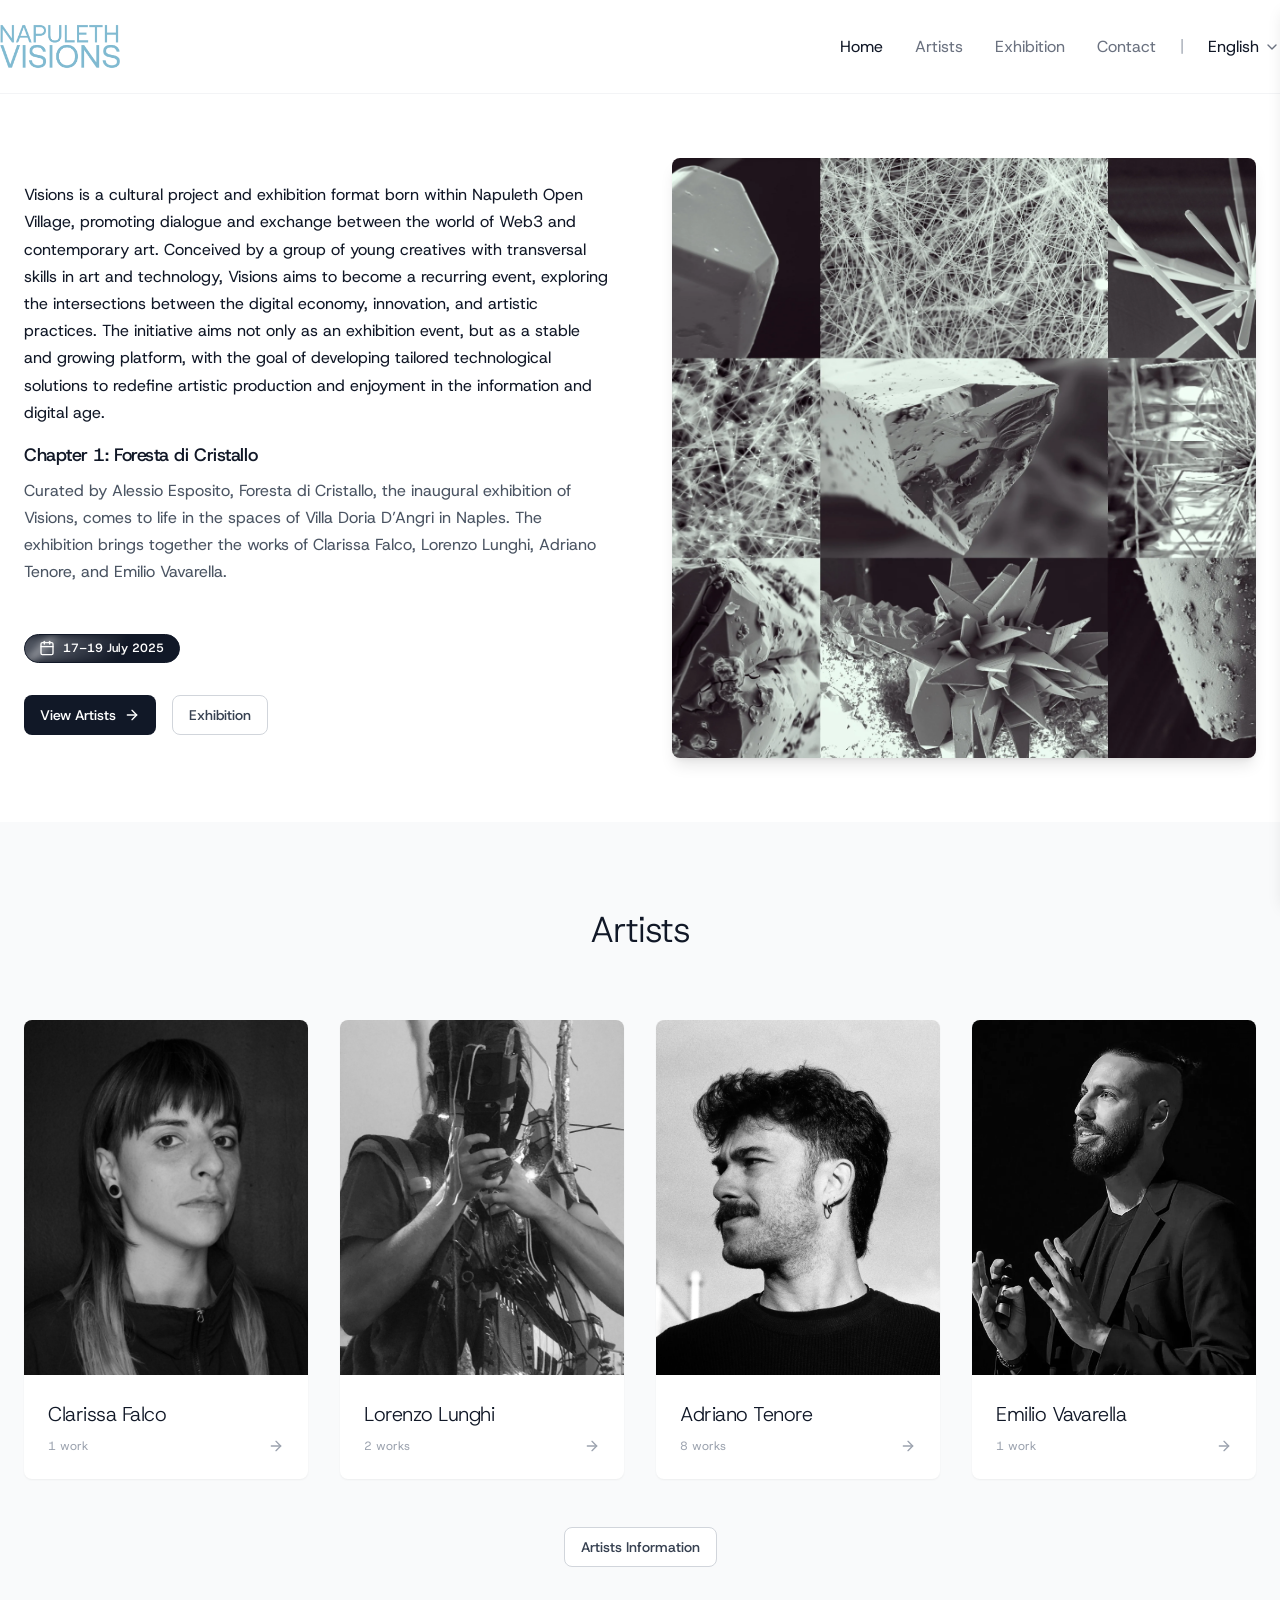
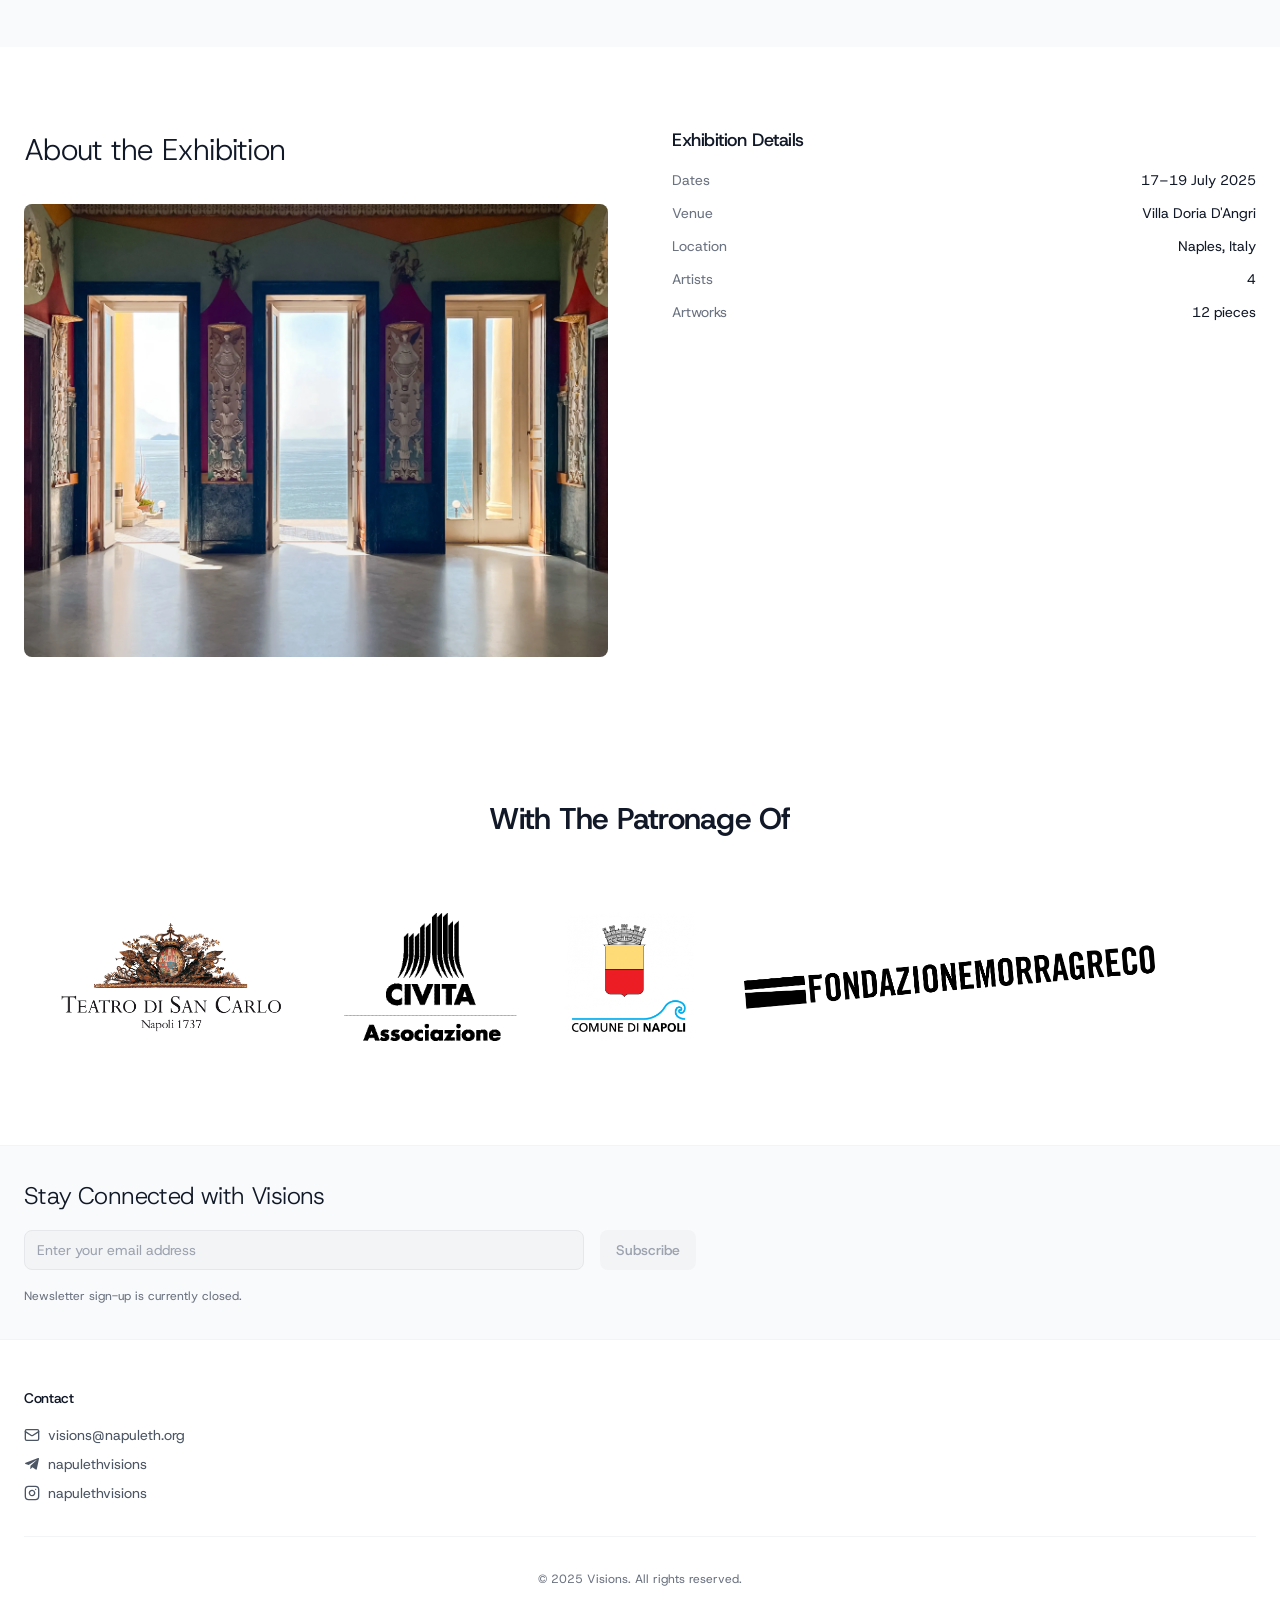
<file: index.html>
<!doctype html>
<html lang="en" data-lang="en">
<head>
  <meta charset="utf-8">
  <meta name="viewport" content="width=device-width, initial-scale=1">
  <title data-it="Visions — Mostra di Arte Digitale">Visions — Digital Art Exhibition</title>
  <meta name="description" content="Visions is a cultural project and exhibition format exploring the intersections between contemporary art, innovation and digital culture. Chapter 1: Foresta di Cristallo, Villa Doria D&#x27;Angri, Naples.">
  <link rel="icon" href="assets/images/logo.webp">
  <link rel="preload" href="assets/fonts/host-grotesk-latin-normal.woff2" as="font" type="font/woff2" crossorigin>
  <link rel="stylesheet" href="assets/css/site.css">
</head>
<body>
  <div class="page">
      <header class="site-header">
        <div class="container site-header__inner">
          <a class="site-header__logo" href="index.html">
            <img src="assets/images/logo.webp" alt="Visions" width="120" height="100">
          </a>
          <div class="site-header__right">
            <nav class="site-nav">
            <a href="index.html" aria-current="page"><span lang="en">Home</span><span lang="it">Home</span></a>
            <a href="artists.html"><span lang="en">Artists</span><span lang="it">Artisti</span></a>
            <a href="exhibition.html"><span lang="en">Exhibition</span><span lang="it">Mostra</span></a>
            <a href="contact.html"><span lang="en">Contact</span><span lang="it">Contatti</span></a>
            </nav>
            <p class="nav-sep" aria-hidden="true">|</p>
            <div class="lang-switch">
              <label class="sr-only" for="lang-select"><span lang="en">Language</span><span lang="it">Lingua</span></label>
              <select id="lang-select">
                <option value="en">English</option>
                <option value="it">Italiano</option>
              </select>
            </div>
            <button class="menu-btn" type="button" aria-label="Menu" aria-controls="mobile-menu">
              <svg class="icon" viewBox="0 0 24 24" fill="none" stroke="currentColor" stroke-width="2" stroke-linecap="round" stroke-linejoin="round" aria-hidden="true"><line x1="4" x2="20" y1="12" y2="12"/><line x1="4" x2="20" y1="6" y2="6"/><line x1="4" x2="20" y1="18" y2="18"/></svg>
            </button>
          </div>
        </div>
      </header>

      <section class="hero">
        <div class="container hero__grid">
          <div class="hero__copy">
            <div class="hero__intro">
              <p><span lang="en">Visions is a cultural project and exhibition format born within Napuleth Open Village, promoting dialogue and exchange between the world of Web3 and contemporary art. Conceived by a group of young creatives with transversal skills in art and technology, Visions aims to become a recurring event, exploring the intersections between the digital economy, innovation, and artistic practices. The initiative aims not only as an exhibition event, but as a stable and growing platform, with the goal of developing tailored technological solutions to redefine artistic production and enjoyment in the information and digital age.</span><span lang="it">Visions è un progetto culturale e format espositivo nato all’interno di Napuleth Open Village, che promuove il dialogo e lo scambio tra il mondo del Web3 e l’arte contemporanea. Ideato da un gruppo di giovani creativi con competenze trasversali in arte e tecnologia, Visions vuole diventare un appuntamento ricorrente, esplorando le intersezioni tra economia digitale, innovazione e pratiche artistiche. L’iniziativa si propone non solo come evento espositivo, ma come piattaforma stabile e in crescita, con l’obiettivo di sviluppare soluzioni tecnologiche su misura per ridefinire la produzione e la fruizione artistica nell’era dell&#x27;informazione e della digitalizzazione.</span></p>
              <div class="hero__chapter">
                <h2><span lang="en">Chapter</span><span lang="it">Capitolo</span> 1: Foresta di Cristallo</h2>
                <p><span lang="en">Curated by Alessio Esposito, Foresta di Cristallo, the inaugural exhibition of Visions, comes to life in the spaces of Villa Doria D’Angri in Naples. The exhibition brings together the works of Clarissa Falco, Lorenzo Lunghi, Adriano Tenore, and Emilio Vavarella.</span><span lang="it">A cura di Alessio Esposito. Negli spazi di Villa Doria D’Angri a Napoli prende vita Foresta di Cristallo, la mostra inaugurale di Visions. L’esposizione riunisce le opere di Clarissa Falco, Lorenzo Lunghi, Adriano Tenore ed Emilio Vavarella.</span></p>
              </div>
              <div class="hero__meta">
                <span class="badge shiny-badge"><svg class="icon" viewBox="0 0 24 24" fill="none" stroke="currentColor" stroke-width="2" stroke-linecap="round" stroke-linejoin="round" aria-hidden="true"><path d="M8 2v4"/><path d="M16 2v4"/><rect width="18" height="18" x="3" y="4" rx="2"/><path d="M3 10h18"/></svg><span><span lang="en">17–19 July 2025</span><span lang="it">17–19 Luglio 2025</span></span></span>
              </div>
            </div>
            <div class="hero__actions">
              <a href="artists.html">
                <button class="btn btn--primary btn--block shiny-button" type="button">
                  <span lang="en">View Artists</span><span lang="it">Vedi Artisti</span><svg class="icon icon--nudge" viewBox="0 0 24 24" fill="none" stroke="currentColor" stroke-width="2" stroke-linecap="round" stroke-linejoin="round" aria-hidden="true"><path d="M5 12h14"/><path d="m12 5 7 7-7 7"/></svg>
                </button>
              </a>
              <a href="exhibition.html">
                <button class="btn btn--outline btn--block" type="button"><span lang="en">Exhibition</span><span lang="it">Mostra</span></button>
              </a>
            </div>
          </div>
          <div class="hero__media">
            <div class="card card--shadow">
              <img src="assets/images/4.webp" alt="Villa Doria D'Angri">
            </div>
          </div>
        </div>
      </section>

      <section class="artists-strip">
        <div class="container">
          <div class="section-heading">
            <h2><span lang="en">Artists</span><span lang="it">Artisti</span></h2>
          </div>
          <div class="artist-grid">
            <a class="artist-tile" href="artist/ClarissaFalco.html">
              <div class="artist-tile__media">
                <img src="assets/images/artists/ClarissaFalco.webp" alt="Clarissa Falco" loading="lazy">
              </div>
              <div class="artist-tile__body">
                <h3>Clarissa Falco</h3>
                <div class="artist-tile__foot">
                  <span><span lang="en">1 work</span><span lang="it">1 opera</span></span>
                  <svg class="icon" viewBox="0 0 24 24" fill="none" stroke="currentColor" stroke-width="2" stroke-linecap="round" stroke-linejoin="round" aria-hidden="true"><path d="M5 12h14"/><path d="m12 5 7 7-7 7"/></svg>
                </div>
              </div>
            </a>
            <a class="artist-tile" href="artist/LorenzoLunghi.html">
              <div class="artist-tile__media">
                <img src="assets/images/artists/LorenzoLunghi.webp" alt="Lorenzo Lunghi" loading="lazy">
              </div>
              <div class="artist-tile__body">
                <h3>Lorenzo Lunghi</h3>
                <div class="artist-tile__foot">
                  <span><span lang="en">2 works</span><span lang="it">2 opere</span></span>
                  <svg class="icon" viewBox="0 0 24 24" fill="none" stroke="currentColor" stroke-width="2" stroke-linecap="round" stroke-linejoin="round" aria-hidden="true"><path d="M5 12h14"/><path d="m12 5 7 7-7 7"/></svg>
                </div>
              </div>
            </a>
            <a class="artist-tile" href="artist/AdrianoTenore.html">
              <div class="artist-tile__media">
                <img src="assets/images/artists/AdrianoTenore.webp" alt="Adriano Tenore" loading="lazy">
              </div>
              <div class="artist-tile__body">
                <h3>Adriano Tenore</h3>
                <div class="artist-tile__foot">
                  <span><span lang="en">8 works</span><span lang="it">8 opere</span></span>
                  <svg class="icon" viewBox="0 0 24 24" fill="none" stroke="currentColor" stroke-width="2" stroke-linecap="round" stroke-linejoin="round" aria-hidden="true"><path d="M5 12h14"/><path d="m12 5 7 7-7 7"/></svg>
                </div>
              </div>
            </a>
            <a class="artist-tile" href="artist/EmilioVavarella.html">
              <div class="artist-tile__media">
                <img src="assets/images/artists/EmilioVavarella.webp" alt="Emilio Vavarella" loading="lazy">
              </div>
              <div class="artist-tile__body">
                <h3>Emilio Vavarella</h3>
                <div class="artist-tile__foot">
                  <span><span lang="en">1 work</span><span lang="it">1 opera</span></span>
                  <svg class="icon" viewBox="0 0 24 24" fill="none" stroke="currentColor" stroke-width="2" stroke-linecap="round" stroke-linejoin="round" aria-hidden="true"><path d="M5 12h14"/><path d="m12 5 7 7-7 7"/></svg>
                </div>
              </div>
            </a>
          </div>
          <div class="artists-strip__cta">
            <a href="artists.html">
              <button class="btn btn--outline on-gray" type="button"><span lang="en">Artists Information</span><span lang="it">Informazioni Artisti</span></button>
            </a>
          </div>
        </div>
      </section>

      <section class="details">
        <div class="container details__grid">
          <div class="details__media">
            <h2><span lang="en">About the Exhibition</span><span lang="it">A Proposito Della Mostra</span></h2>
            <div class="details__media-frame">
              <img src="assets/images/windows.webp" alt="Foresta di Cristallo, Villa Doria D'Angri" loading="lazy">
            </div>
          </div>
          <div class="details__list">
            <h3><span lang="en">Exhibition Details</span><span lang="it">Dettagli Mostra</span></h3>
            <dl class="details__rows">
                <div class="details__row"><dt><span lang="en">Dates</span><span lang="it">Date</span></dt><dd><span lang="en">17–19 July 2025</span><span lang="it">17–19 Luglio 2025</span></dd></div>
                <div class="details__row"><dt><span lang="en">Venue</span><span lang="it">Luogo</span></dt><dd>Villa Doria D'Angri</dd></div>
                <div class="details__row"><dt><span lang="en">Location</span><span lang="it">Località</span></dt><dd><span lang="en">Naples, Italy</span><span lang="it">Napoli, Italia</span></dd></div>
                <div class="details__row"><dt><span lang="en">Artists</span><span lang="it">Artisti</span></dt><dd>4</dd></div>
                <div class="details__row"><dt><span lang="en">Artworks</span><span lang="it">Opere</span></dt><dd><span lang="en">12 pieces</span><span lang="it">12 opere</span></dd></div>
            </dl>
          </div>
        </div>
      </section>

      <section class="container sponsors-section">
        <div class="sponsors">
          <div class="sponsors__fade sponsors__fade--left"></div>
          <h2><span lang="en">With The Patronage Of</span><span lang="it">Con il Patrocinio di</span></h2>
          <div class="marquee">
            <div class="marquee__track">
              <div class="marquee__group">
            <a class="sponsor--h32" href="https://www.teatrodisancarlo.it/" target="_blank" rel="noopener noreferrer"><img src="assets/images/sponsors/SanCarlo.png" alt="Teatro di San Carlo"></a>
            <a class="sponsor--h32" href="https://www.associazionecivita.it/" target="_blank" rel="noopener noreferrer"><img src="assets/images/sponsors/civita.png" alt="Associazione Civita"></a>
            <a class="sponsor--h32" href="https://www.comunenapoli.it/" target="_blank" rel="noopener noreferrer"><img src="assets/images/sponsors/commune.webp" alt="Comune di Napoli"></a>
            <a class="sponsor--h24" href="https://www.fmgreco.it/" target="_blank" rel="noopener noreferrer"><img src="assets/images/sponsors/FMG_Logo.webp" alt="Fondazione Morra Greco"></a>
            <a class="sponsor--h52" href="https://www.familiae.it/" target="_blank" rel="noopener noreferrer"><img src="assets/images/sponsors/FAMILIAE.webp" alt="Familiae"></a>
            <span class="sponsor--h64"><img src="assets/images/sponsors/FRG.webp" alt="FRG"></span>
              </div>
              <div class="marquee__group" aria-hidden="true">
            <a class="sponsor--h32" href="https://www.teatrodisancarlo.it/" target="_blank" rel="noopener noreferrer"><img src="assets/images/sponsors/SanCarlo.png" alt="Teatro di San Carlo"></a>
            <a class="sponsor--h32" href="https://www.associazionecivita.it/" target="_blank" rel="noopener noreferrer"><img src="assets/images/sponsors/civita.png" alt="Associazione Civita"></a>
            <a class="sponsor--h32" href="https://www.comunenapoli.it/" target="_blank" rel="noopener noreferrer"><img src="assets/images/sponsors/commune.webp" alt="Comune di Napoli"></a>
            <a class="sponsor--h24" href="https://www.fmgreco.it/" target="_blank" rel="noopener noreferrer"><img src="assets/images/sponsors/FMG_Logo.webp" alt="Fondazione Morra Greco"></a>
            <a class="sponsor--h52" href="https://www.familiae.it/" target="_blank" rel="noopener noreferrer"><img src="assets/images/sponsors/FAMILIAE.webp" alt="Familiae"></a>
            <span class="sponsor--h64"><img src="assets/images/sponsors/FRG.webp" alt="FRG"></span>
              </div>
            </div>
          </div>
          <div class="sponsors__fade sponsors__fade--right"></div>
        </div>
      </section>

      <section class="newsletter-section">
        <div class="container">
          <div class="newsletter">
            <h2><span lang="en">Stay Connected with Visions</span><span lang="it">Rimani Connesso con Visions</span></h2>
            <form class="newsletter__form" onsubmit="return false;">
              <div>
                <label class="sr-only" for="newsletter-email"><span lang="en">Email address</span><span lang="it">Indirizzo email</span></label>
                <input class="input" id="newsletter-email" type="email" disabled
                       placeholder="Enter your email address"
                       data-ph-it="Inserisci il tuo indirizzo email">
              </div>
              <button class="btn btn--disabled" type="button" disabled aria-disabled="true">
                <span lang="en">Subscribe</span><span lang="it">Iscriviti</span>
              </button>
            </form>
            <p class="newsletter__note"><span lang="en">Newsletter sign-up is currently closed.</span><span lang="it">Le iscrizioni alla newsletter sono attualmente chiuse.</span></p>
          </div>
        </div>
      </section>

      <footer class="site-footer">
        <div class="container">
          <div class="site-footer__cols">
            <div>
              <h4><span lang="en">Contact</span><span lang="it">Contatti</span></h4>
              <div class="footer-links">
                <a href="mailto:visions@napuleth.org"><svg class="icon" viewBox="0 0 24 24" fill="none" stroke="currentColor" stroke-width="2" stroke-linecap="round" stroke-linejoin="round" aria-hidden="true"><rect width="20" height="16" x="2" y="4" rx="2"/><path d="m22 7-8.97 5.7a1.94 1.94 0 0 1-2.06 0L2 7"/></svg><span>visions@napuleth.org</span></a>
                <a href="https://t.me/+yAnPodng62NhMGNk" target="_blank" rel="noopener noreferrer"><svg class="icon" viewBox="0 0 448 512" fill="currentColor" aria-hidden="true"><path d="M446.7 98.6l-67.6 318.8c-5.1 22.5-18.4 28.1-37.3 17.5l-103-75.9-49.7 47.8c-5.5 5.5-10.1 10.1-20.7 10.1l7.4-104.9 190.9-172.5c8.3-7.4-1.8-11.5-12.8-4.1L117.8 284 16.2 252.2c-22.1-6.9-22.5-22.1 4.6-32.7L418.2 66.4c18.4-6.9 34.5 4.1 28.5 32.2z"/></svg><span>napulethvisions</span></a>
                <a href="https://www.instagram.com/napuleth.visions/#" target="_blank" rel="noopener noreferrer"><svg class="icon" viewBox="0 0 24 24" fill="none" stroke="currentColor" stroke-width="2" stroke-linecap="round" stroke-linejoin="round" aria-hidden="true"><rect width="20" height="20" x="2" y="2" rx="5" ry="5"/><path d="M16 11.37A4 4 0 1 1 12.63 8 4 4 0 0 1 16 11.37z"/><line x1="17.5" x2="17.51" y1="6.5" y2="6.5"/></svg><span>napulethvisions</span></a>
              </div>
            </div>
          </div>
          <div class="site-footer__bottom">
            <p><span lang="en">© 2025 Visions. All rights reserved.</span><span lang="it">© 2025 Visions. Tutti i diritti riservati.</span></p>
          </div>
        </div>
      </footer>
  </div>
    <div class="menu-scrim"></div>
    <nav class="menu-panel" id="mobile-menu" aria-hidden="true">
      <div class="menu-panel__head">
        <img src="assets/images/logo.webp" alt="Visions" width="80" height="80">
        <button class="menu-panel__close" type="button" aria-label="Close menu" data-menu-close>&times;</button>
      </div>
      <ul>
            <li aria-current="page"><a href="index.html" data-menu-close><span lang="en">Home</span><span lang="it">Home</span></a><span class="menu-panel__dot"></span></li>
            <li><a href="artists.html" data-menu-close><span lang="en">Artists</span><span lang="it">Artisti</span></a></li>
            <li><a href="exhibition.html" data-menu-close><span lang="en">Exhibition</span><span lang="it">Mostra</span></a></li>
            <li><a href="contact.html" data-menu-close><span lang="en">Contact</span><span lang="it">Contatti</span></a></li>
      </ul>
    </nav>
  <script src="assets/js/site.js"></script>
</body>
</html>
</file>
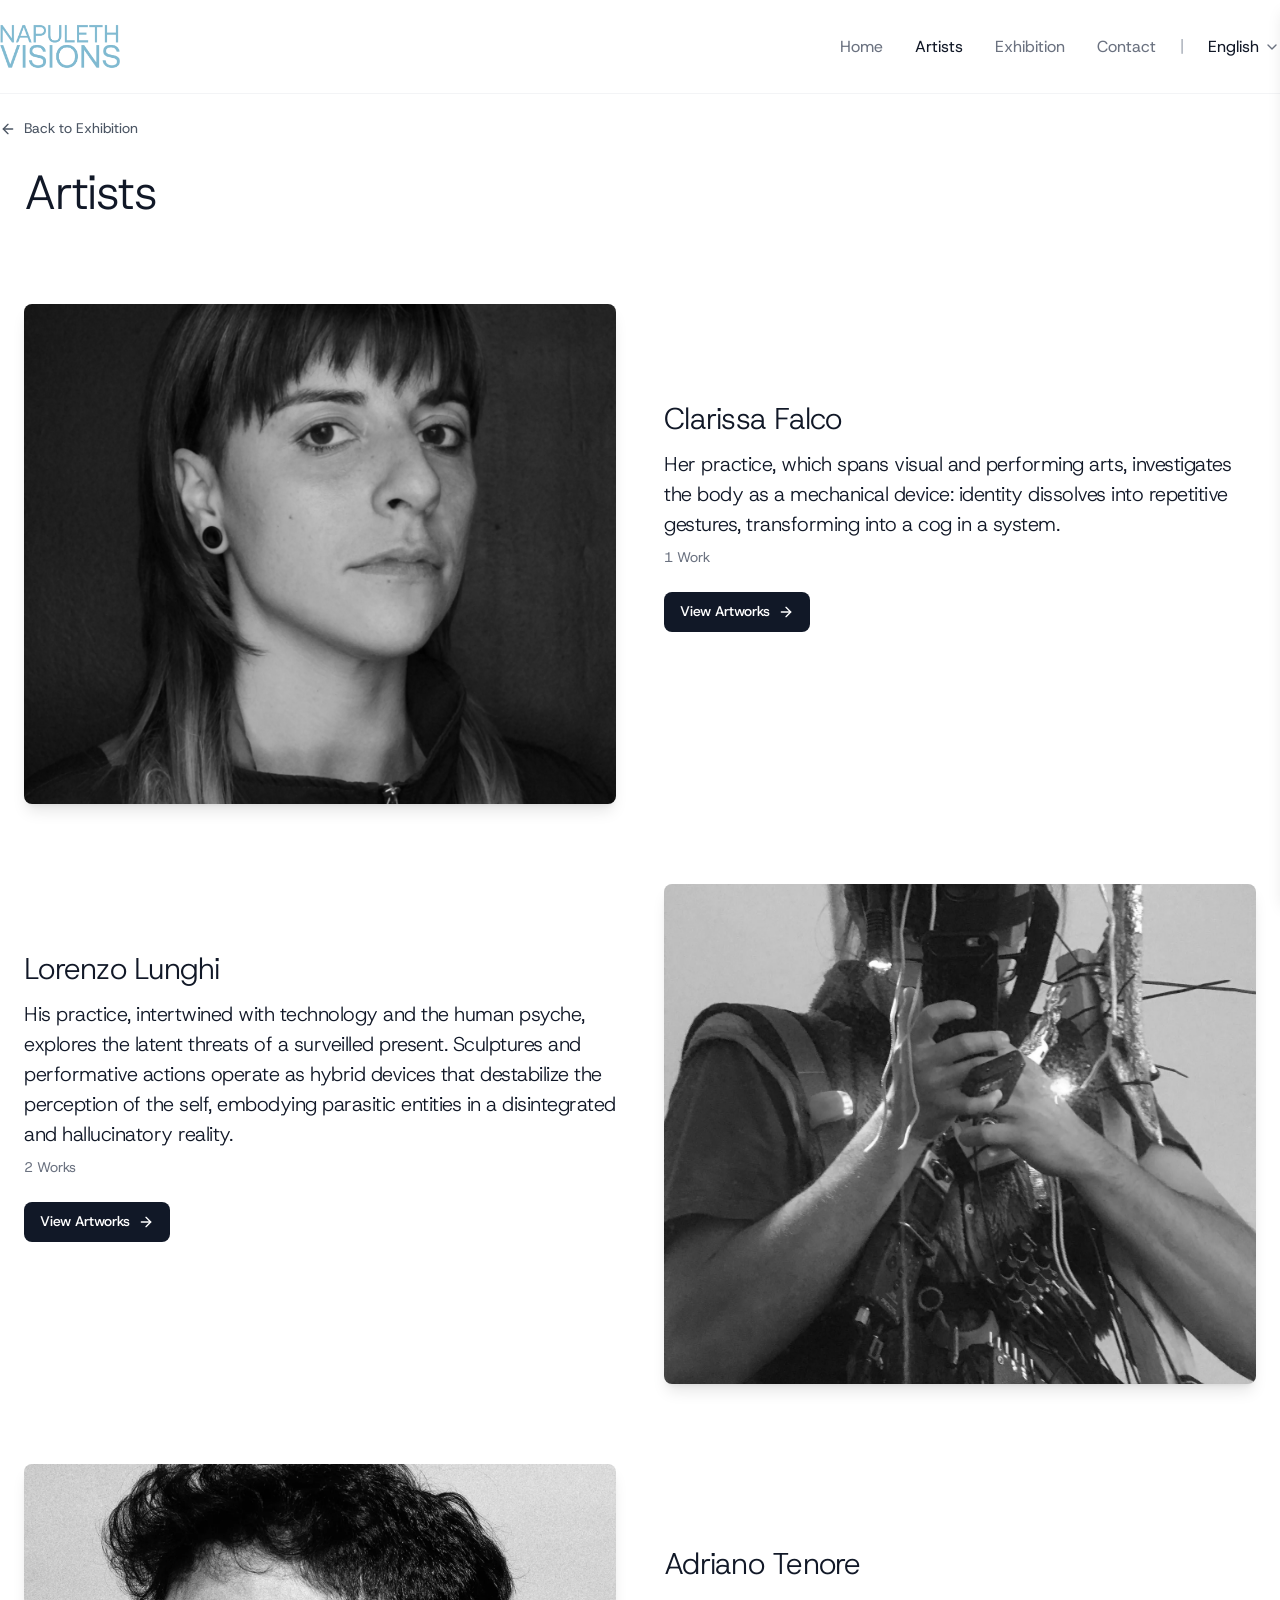
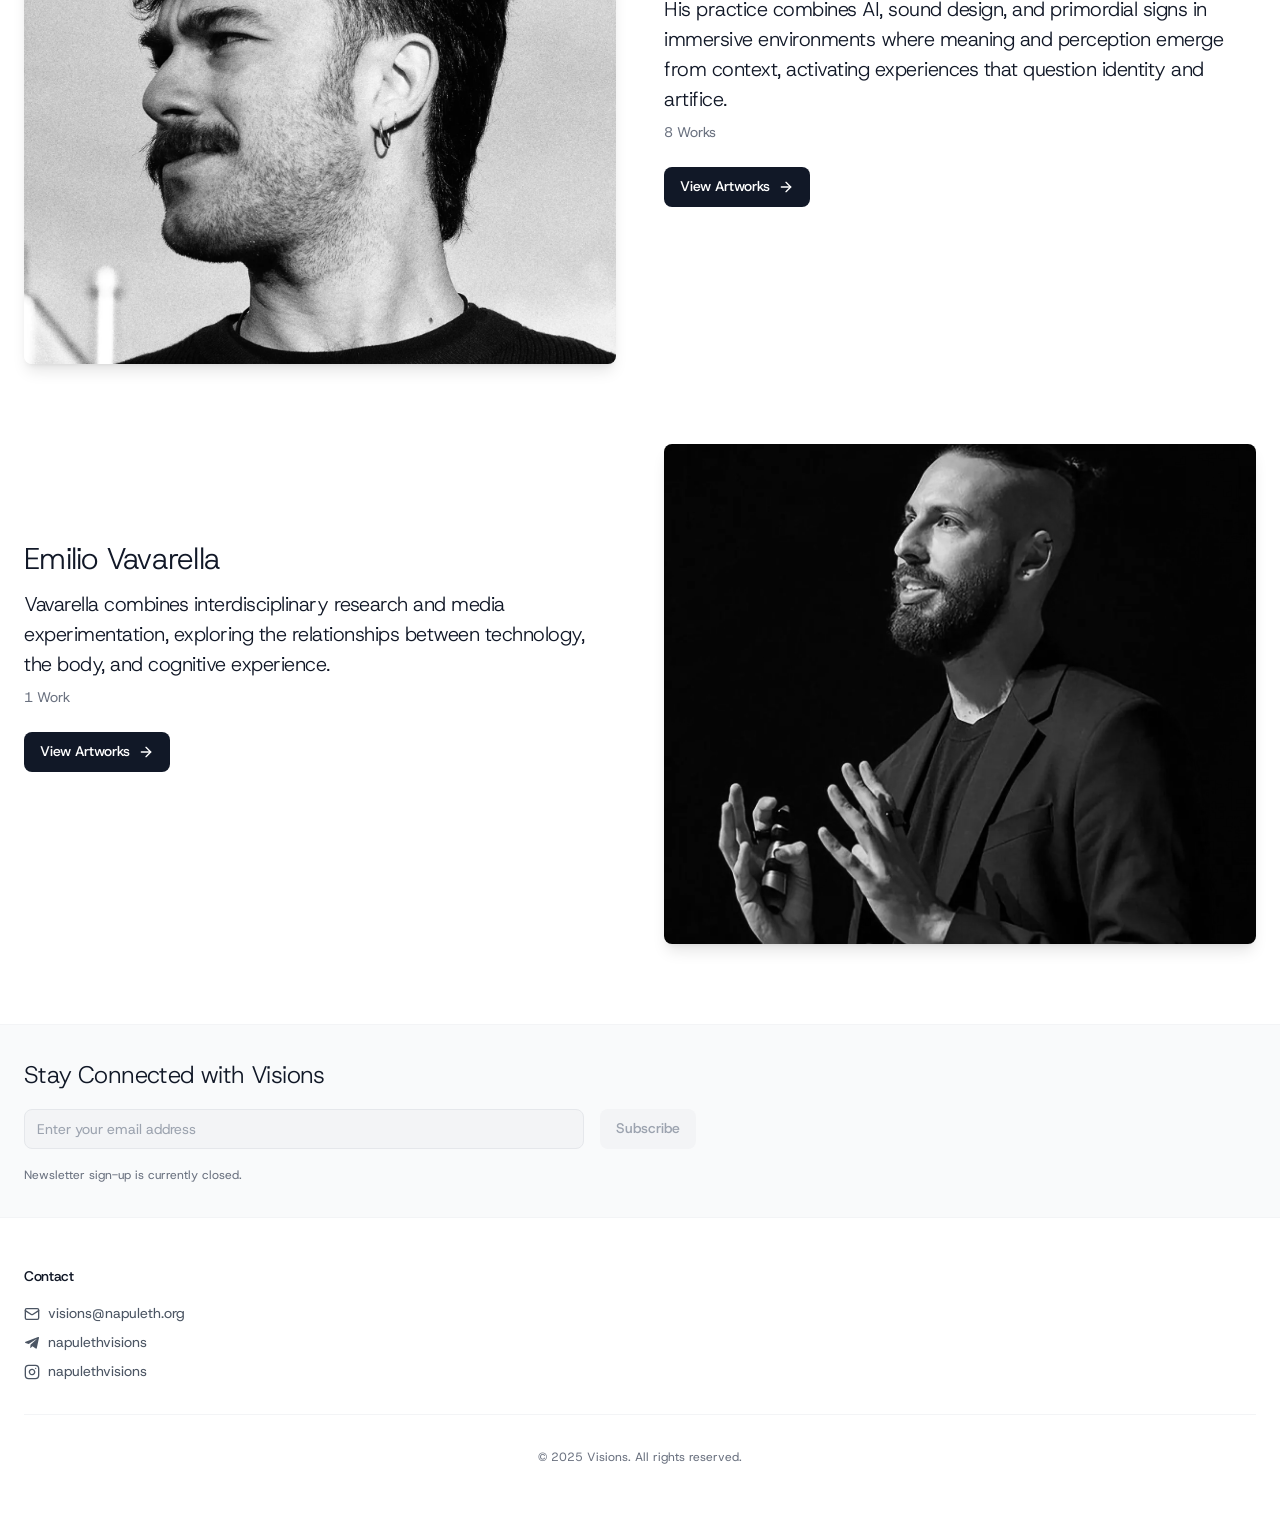
<file: artists.html>
<!doctype html>
<html lang="en" data-lang="en">
<head>
  <meta charset="utf-8">
  <meta name="viewport" content="width=device-width, initial-scale=1">
  <title data-it="Artisti — Visions">Artists — Visions</title>
  <meta name="description" content="The four artists of Foresta di Cristallo: Clarissa Falco, Lorenzo Lunghi, Adriano Tenore and Emilio Vavarella.">
  <link rel="icon" href="assets/images/logo.webp">
  <link rel="preload" href="assets/fonts/host-grotesk-latin-normal.woff2" as="font" type="font/woff2" crossorigin>
  <link rel="stylesheet" href="assets/css/site.css">
</head>
<body>
  <div class="page">
      <header class="site-header">
        <div class="container site-header__inner">
          <a class="site-header__logo" href="index.html">
            <img src="assets/images/logo.webp" alt="Visions" width="120" height="100">
          </a>
          <div class="site-header__right">
            <nav class="site-nav">
            <a href="index.html"><span lang="en">Home</span><span lang="it">Home</span></a>
            <a href="artists.html" aria-current="page"><span lang="en">Artists</span><span lang="it">Artisti</span></a>
            <a href="exhibition.html"><span lang="en">Exhibition</span><span lang="it">Mostra</span></a>
            <a href="contact.html"><span lang="en">Contact</span><span lang="it">Contatti</span></a>
            </nav>
            <p class="nav-sep" aria-hidden="true">|</p>
            <div class="lang-switch">
              <label class="sr-only" for="lang-select"><span lang="en">Language</span><span lang="it">Lingua</span></label>
              <select id="lang-select">
                <option value="en">English</option>
                <option value="it">Italiano</option>
              </select>
            </div>
            <button class="menu-btn" type="button" aria-label="Menu" aria-controls="mobile-menu">
              <svg class="icon" viewBox="0 0 24 24" fill="none" stroke="currentColor" stroke-width="2" stroke-linecap="round" stroke-linejoin="round" aria-hidden="true"><line x1="4" x2="20" y1="12" y2="12"/><line x1="4" x2="20" y1="6" y2="6"/><line x1="4" x2="20" y1="18" y2="18"/></svg>
            </button>
          </div>
        </div>
      </header>

      <div class="container back-nav">
        <a href="index.html"><svg class="icon" viewBox="0 0 24 24" fill="none" stroke="currentColor" stroke-width="2" stroke-linecap="round" stroke-linejoin="round" aria-hidden="true"><path d="m12 19-7-7 7-7"/><path d="M19 12H5"/></svg><span lang="en">Back to Exhibition</span><span lang="it">Torna alla Mostra</span></a>
      </div>

      <section class="container page-head">
        <div class="page-head__inner">
          <h1><span lang="en">Artists</span><span lang="it">Artisti</span></h1>
        </div>
      </section>

      <section class="container artist-rows">
          <div class="artist-row">
            <div class="artist-row__media">
              <div class="card card--shadow">
                <img src="assets/images/artists/ClarissaFalco.webp" alt="Clarissa Falco" loading="lazy">
              </div>
            </div>
            <div class="artist-row__copy">
              <div>
                <h2>Clarissa Falco</h2>
                <h5><span lang="en">Her practice, which spans visual and performing arts, investigates the body as a mechanical device: identity dissolves into repetitive gestures, transforming into a cog in a system.</span><span lang="it">La sua pratica, tra arti visive e performative, indaga il corpo come dispositivo meccanico: l’identità si dissolve in gesti ripetitivi, trasformandosi in ingranaggio di un sistema.</span></h5>
                <div class="artist-row__count"><span lang="en">1 Work</span><span lang="it">1 Opera</span></div>
              </div>
              <a href="artist/ClarissaFalco.html">
                <button class="btn btn--primary shiny-button" type="button">
                  <span lang="en">View Artworks</span><span lang="it">Vedi Opere</span><svg class="icon icon--nudge" viewBox="0 0 24 24" fill="none" stroke="currentColor" stroke-width="2" stroke-linecap="round" stroke-linejoin="round" aria-hidden="true"><path d="M5 12h14"/><path d="m12 5 7 7-7 7"/></svg>
                </button>
              </a>
            </div>
          </div>
          <div class="artist-row artist-row--flip">
            <div class="artist-row__media">
              <div class="card card--shadow">
                <img src="assets/images/artists/LorenzoLunghi.webp" alt="Lorenzo Lunghi" loading="lazy">
              </div>
            </div>
            <div class="artist-row__copy">
              <div>
                <h2>Lorenzo Lunghi</h2>
                <h5><span lang="en">His practice, intertwined with technology and the human psyche, explores the latent threats of a surveilled present. Sculptures and performative actions operate as hybrid devices that destabilize the perception of the self, embodying parasitic entities in a disintegrated and hallucinatory reality.</span><span lang="it">La sua pratica, tra tecnologia e psiche umana, indaga le minacce latenti di un presente sorvegliato. Sculture e azioni performative operano come dispositivi ibridi che destabilizzano la percezione del sé, incarnando entità parassite in un reale disgregato e allucinato.</span></h5>
                <div class="artist-row__count"><span lang="en">2 Works</span><span lang="it">2 Opere</span></div>
              </div>
              <a href="artist/LorenzoLunghi.html">
                <button class="btn btn--primary shiny-button" type="button">
                  <span lang="en">View Artworks</span><span lang="it">Vedi Opere</span><svg class="icon icon--nudge" viewBox="0 0 24 24" fill="none" stroke="currentColor" stroke-width="2" stroke-linecap="round" stroke-linejoin="round" aria-hidden="true"><path d="M5 12h14"/><path d="m12 5 7 7-7 7"/></svg>
                </button>
              </a>
            </div>
          </div>
          <div class="artist-row">
            <div class="artist-row__media">
              <div class="card card--shadow">
                <img src="assets/images/artists/AdrianoTenore.webp" alt="Adriano Tenore" loading="lazy">
              </div>
            </div>
            <div class="artist-row__copy">
              <div>
                <h2>Adriano Tenore</h2>
                <h5><span lang="en">His practice combines AI, sound design, and primordial signs in immersive environments where meaning and perception emerge from context, activating experiences that question identity and artifice.</span><span lang="it">La sua pratica combina AI, sound design e segni primordiali in ambienti immersivi dove significato e percezione emergono dal contesto, attivando esperienze che interrogano identità e artificio.</span></h5>
                <div class="artist-row__count"><span lang="en">8 Works</span><span lang="it">8 Opere</span></div>
              </div>
              <a href="artist/AdrianoTenore.html">
                <button class="btn btn--primary shiny-button" type="button">
                  <span lang="en">View Artworks</span><span lang="it">Vedi Opere</span><svg class="icon icon--nudge" viewBox="0 0 24 24" fill="none" stroke="currentColor" stroke-width="2" stroke-linecap="round" stroke-linejoin="round" aria-hidden="true"><path d="M5 12h14"/><path d="m12 5 7 7-7 7"/></svg>
                </button>
              </a>
            </div>
          </div>
          <div class="artist-row artist-row--flip">
            <div class="artist-row__media">
              <div class="card card--shadow">
                <img src="assets/images/artists/EmilioVavarella.webp" alt="Emilio Vavarella" loading="lazy">
              </div>
            </div>
            <div class="artist-row__copy">
              <div>
                <h2>Emilio Vavarella</h2>
                <h5><span lang="en">Vavarella combines interdisciplinary research and media experimentation, exploring the relationships between technology, the body, and cognitive experience.</span><span lang="it">Vavarella coniuga ricerca interdisciplinare e sperimentazione mediale, esplorando le relazioni tra tecnologia, corpo ed esperienza cognitiva.</span></h5>
                <div class="artist-row__count"><span lang="en">1 Work</span><span lang="it">1 Opera</span></div>
              </div>
              <a href="artist/EmilioVavarella.html">
                <button class="btn btn--primary shiny-button" type="button">
                  <span lang="en">View Artworks</span><span lang="it">Vedi Opere</span><svg class="icon icon--nudge" viewBox="0 0 24 24" fill="none" stroke="currentColor" stroke-width="2" stroke-linecap="round" stroke-linejoin="round" aria-hidden="true"><path d="M5 12h14"/><path d="m12 5 7 7-7 7"/></svg>
                </button>
              </a>
            </div>
          </div>
      </section>

      <section class="newsletter-section">
        <div class="container">
          <div class="newsletter">
            <h2><span lang="en">Stay Connected with Visions</span><span lang="it">Rimani Connesso con Visions</span></h2>
            <form class="newsletter__form" onsubmit="return false;">
              <div>
                <label class="sr-only" for="newsletter-email"><span lang="en">Email address</span><span lang="it">Indirizzo email</span></label>
                <input class="input" id="newsletter-email" type="email" disabled
                       placeholder="Enter your email address"
                       data-ph-it="Inserisci il tuo indirizzo email">
              </div>
              <button class="btn btn--disabled" type="button" disabled aria-disabled="true">
                <span lang="en">Subscribe</span><span lang="it">Iscriviti</span>
              </button>
            </form>
            <p class="newsletter__note"><span lang="en">Newsletter sign-up is currently closed.</span><span lang="it">Le iscrizioni alla newsletter sono attualmente chiuse.</span></p>
          </div>
        </div>
      </section>

      <footer class="site-footer">
        <div class="container">
          <div class="site-footer__cols">
            <div>
              <h4><span lang="en">Contact</span><span lang="it">Contatti</span></h4>
              <div class="footer-links">
                <a href="mailto:visions@napuleth.org"><svg class="icon" viewBox="0 0 24 24" fill="none" stroke="currentColor" stroke-width="2" stroke-linecap="round" stroke-linejoin="round" aria-hidden="true"><rect width="20" height="16" x="2" y="4" rx="2"/><path d="m22 7-8.97 5.7a1.94 1.94 0 0 1-2.06 0L2 7"/></svg><span>visions@napuleth.org</span></a>
                <a href="https://t.me/+yAnPodng62NhMGNk" target="_blank" rel="noopener noreferrer"><svg class="icon" viewBox="0 0 448 512" fill="currentColor" aria-hidden="true"><path d="M446.7 98.6l-67.6 318.8c-5.1 22.5-18.4 28.1-37.3 17.5l-103-75.9-49.7 47.8c-5.5 5.5-10.1 10.1-20.7 10.1l7.4-104.9 190.9-172.5c8.3-7.4-1.8-11.5-12.8-4.1L117.8 284 16.2 252.2c-22.1-6.9-22.5-22.1 4.6-32.7L418.2 66.4c18.4-6.9 34.5 4.1 28.5 32.2z"/></svg><span>napulethvisions</span></a>
                <a href="https://www.instagram.com/napuleth.visions/#" target="_blank" rel="noopener noreferrer"><svg class="icon" viewBox="0 0 24 24" fill="none" stroke="currentColor" stroke-width="2" stroke-linecap="round" stroke-linejoin="round" aria-hidden="true"><rect width="20" height="20" x="2" y="2" rx="5" ry="5"/><path d="M16 11.37A4 4 0 1 1 12.63 8 4 4 0 0 1 16 11.37z"/><line x1="17.5" x2="17.51" y1="6.5" y2="6.5"/></svg><span>napulethvisions</span></a>
              </div>
            </div>
          </div>
          <div class="site-footer__bottom">
            <p><span lang="en">© 2025 Visions. All rights reserved.</span><span lang="it">© 2025 Visions. Tutti i diritti riservati.</span></p>
          </div>
        </div>
      </footer>
  </div>
    <div class="menu-scrim"></div>
    <nav class="menu-panel" id="mobile-menu" aria-hidden="true">
      <div class="menu-panel__head">
        <img src="assets/images/logo.webp" alt="Visions" width="80" height="80">
        <button class="menu-panel__close" type="button" aria-label="Close menu" data-menu-close>&times;</button>
      </div>
      <ul>
            <li><a href="index.html" data-menu-close><span lang="en">Home</span><span lang="it">Home</span></a></li>
            <li aria-current="page"><a href="artists.html" data-menu-close><span lang="en">Artists</span><span lang="it">Artisti</span></a><span class="menu-panel__dot"></span></li>
            <li><a href="exhibition.html" data-menu-close><span lang="en">Exhibition</span><span lang="it">Mostra</span></a></li>
            <li><a href="contact.html" data-menu-close><span lang="en">Contact</span><span lang="it">Contatti</span></a></li>
      </ul>
    </nav>
  <script src="assets/js/site.js"></script>
</body>
</html>
</file>
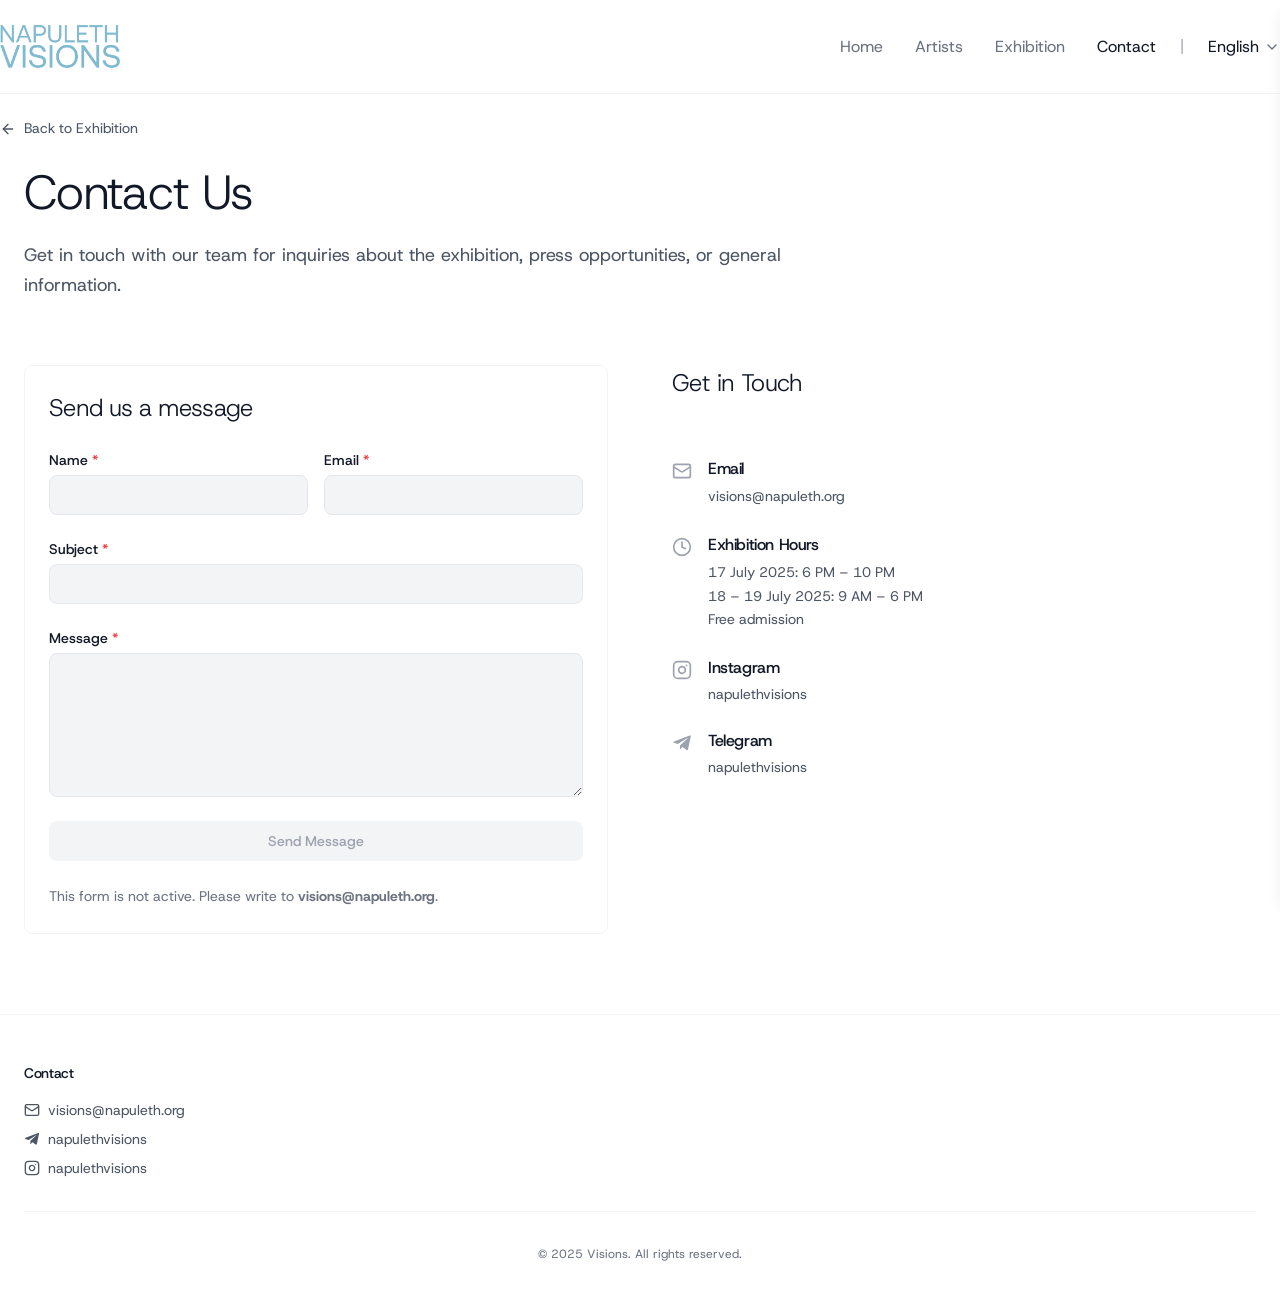
<file: contact.html>
<!doctype html>
<html lang="en" data-lang="en">
<head>
  <meta charset="utf-8">
  <meta name="viewport" content="width=device-width, initial-scale=1">
  <title data-it="Contatti — Visions">Contact — Visions</title>
  <meta name="description" content="Contact Visions about the exhibition, press or general information.">
  <link rel="icon" href="assets/images/logo.webp">
  <link rel="preload" href="assets/fonts/host-grotesk-latin-normal.woff2" as="font" type="font/woff2" crossorigin>
  <link rel="stylesheet" href="assets/css/site.css">
</head>
<body>
  <div class="page">
      <header class="site-header">
        <div class="container site-header__inner">
          <a class="site-header__logo" href="index.html">
            <img src="assets/images/logo.webp" alt="Visions" width="120" height="100">
          </a>
          <div class="site-header__right">
            <nav class="site-nav">
            <a href="index.html"><span lang="en">Home</span><span lang="it">Home</span></a>
            <a href="artists.html"><span lang="en">Artists</span><span lang="it">Artisti</span></a>
            <a href="exhibition.html"><span lang="en">Exhibition</span><span lang="it">Mostra</span></a>
            <a href="contact.html" aria-current="page"><span lang="en">Contact</span><span lang="it">Contatti</span></a>
            </nav>
            <p class="nav-sep" aria-hidden="true">|</p>
            <div class="lang-switch">
              <label class="sr-only" for="lang-select"><span lang="en">Language</span><span lang="it">Lingua</span></label>
              <select id="lang-select">
                <option value="en">English</option>
                <option value="it">Italiano</option>
              </select>
            </div>
            <button class="menu-btn" type="button" aria-label="Menu" aria-controls="mobile-menu">
              <svg class="icon" viewBox="0 0 24 24" fill="none" stroke="currentColor" stroke-width="2" stroke-linecap="round" stroke-linejoin="round" aria-hidden="true"><line x1="4" x2="20" y1="12" y2="12"/><line x1="4" x2="20" y1="6" y2="6"/><line x1="4" x2="20" y1="18" y2="18"/></svg>
            </button>
          </div>
        </div>
      </header>

      <div class="container back-nav">
        <a href="index.html"><svg class="icon" viewBox="0 0 24 24" fill="none" stroke="currentColor" stroke-width="2" stroke-linecap="round" stroke-linejoin="round" aria-hidden="true"><path d="m12 19-7-7 7-7"/><path d="M19 12H5"/></svg><span lang="en">Back to Exhibition</span><span lang="it">Torna alla Mostra</span></a>
      </div>

      <section class="container page-head">
        <div class="page-head__inner">
          <h1><span lang="en">Contact Us</span><span lang="it">Contattaci</span></h1>
          <p><span lang="en">Get in touch with our team for inquiries about the exhibition, press opportunities, or general information.</span><span lang="it">Contattaci per informazioni sulla mostra, opportunità di stampa o informazioni generali.</span></p>
        </div>
      </section>

      <section class="container contact-body">
        <div class="contact-body__grid">
          <div>
            <div class="contact-card">
              <div class="contact-card__head">
                <h2><span lang="en">Send us a message</span><span lang="it">Invia un messaggio</span></h2>
              </div>
              <div class="contact-card__body">
                <form class="form" onsubmit="return false;">
                  <div class="form__row">
                    <div>
                      <label for="name"><span lang="en">Name</span><span lang="it">Nome</span> <span class="req">*</span></label>
                      <input class="input" id="name" name="name" disabled>
                    </div>
                    <div>
                      <label for="email"><span lang="en">Email</span><span lang="it">Email</span> <span class="req">*</span></label>
                      <input class="input" id="email" name="email" type="email" disabled>
                    </div>
                  </div>
                  <div>
                    <label for="subject"><span lang="en">Subject</span><span lang="it">Oggetto</span> <span class="req">*</span></label>
                    <input class="input" id="subject" name="subject" disabled>
                  </div>
                  <div>
                    <label for="message"><span lang="en">Message</span><span lang="it">Messaggio</span> <span class="req">*</span></label>
                    <textarea class="input" id="message" name="message" rows="6" disabled></textarea>
                  </div>
                  <button class="btn btn--disabled btn--block" type="button" disabled aria-disabled="true">
                    <span lang="en">Send Message</span><span lang="it">Invia</span>
                  </button>
                  <p class="form__note"><span lang="en">This form is not active. Please write to</span><span lang="it">Questo modulo non è attivo. Scrivici a</span>
                    <a href="mailto:visions@napuleth.org"><strong>visions@napuleth.org</strong></a>.</p>
                </form>
              </div>
            </div>
          </div>

          <div class="contact-info">
            <div>
              <h2><span lang="en">Get in Touch</span><span lang="it">Contattaci</span></h2>
            </div>
            <div class="contact-info__list">
              <div class="contact-info__item">
                <svg class="icon-lg" viewBox="0 0 24 24" fill="none" stroke="currentColor" stroke-width="2" stroke-linecap="round" stroke-linejoin="round" aria-hidden="true"><rect width="20" height="16" x="2" y="4" rx="2"/><path d="m22 7-8.97 5.7a1.94 1.94 0 0 1-2.06 0L2 7"/></svg>
                <div>
                  <h3><span lang="en">Email</span><span lang="it">Email</span></h3>
                  <p><a href="mailto:visions@napuleth.org">visions@napuleth.org</a></p>
                </div>
              </div>
              <div class="contact-info__item">
                <svg class="icon-lg" viewBox="0 0 24 24" fill="none" stroke="currentColor" stroke-width="2" stroke-linecap="round" stroke-linejoin="round" aria-hidden="true"><circle cx="12" cy="12" r="10"/><polyline points="12 6 12 12 16 14"/></svg>
                <div>
                  <h3><span lang="en">Exhibition Hours</span><span lang="it">Orari Mostra</span></h3>
                  <div>
                    <p><span lang="en">17 July 2025: 6 PM – 10 PM</span><span lang="it">17 Luglio 2025: 18:00 – 22:00</span></p>
                    <p><span lang="en">18 – 19 July 2025: 9 AM – 6 PM</span><span lang="it">18 – 19 Luglio 2025: 9:00 – 18:00</span></p>
                    <p><span lang="en">Free admission</span><span lang="it">Ingresso gratuito</span></p>
                  </div>
                </div>
              </div>
              <div class="contact-info__item">
                <svg class="icon-lg" viewBox="0 0 24 24" fill="none" stroke="currentColor" stroke-width="2" stroke-linecap="round" stroke-linejoin="round" aria-hidden="true"><rect width="20" height="20" x="2" y="2" rx="5" ry="5"/><path d="M16 11.37A4 4 0 1 1 12.63 8 4 4 0 0 1 16 11.37z"/><line x1="17.5" x2="17.51" y1="6.5" y2="6.5"/></svg>
                <div>
                  <h3>Instagram</h3>
                  <div><a href="https://www.instagram.com/napuleth.visions/#" target="_blank" rel="noopener noreferrer">napulethvisions</a></div>
                </div>
              </div>
              <div class="contact-info__item">
                <svg class="icon-lg" viewBox="0 0 448 512" fill="currentColor" aria-hidden="true"><path d="M446.7 98.6l-67.6 318.8c-5.1 22.5-18.4 28.1-37.3 17.5l-103-75.9-49.7 47.8c-5.5 5.5-10.1 10.1-20.7 10.1l7.4-104.9 190.9-172.5c8.3-7.4-1.8-11.5-12.8-4.1L117.8 284 16.2 252.2c-22.1-6.9-22.5-22.1 4.6-32.7L418.2 66.4c18.4-6.9 34.5 4.1 28.5 32.2z"/></svg>
                <div>
                  <h3>Telegram</h3>
                  <div><a href="https://t.me/+yAnPodng62NhMGNk" target="_blank" rel="noopener noreferrer">napulethvisions</a></div>
                </div>
              </div>
            </div>
          </div>
        </div>
      </section>

      <footer class="site-footer">
        <div class="container">
          <div class="site-footer__cols">
            <div>
              <h4><span lang="en">Contact</span><span lang="it">Contatti</span></h4>
              <div class="footer-links">
                <a href="mailto:visions@napuleth.org"><svg class="icon" viewBox="0 0 24 24" fill="none" stroke="currentColor" stroke-width="2" stroke-linecap="round" stroke-linejoin="round" aria-hidden="true"><rect width="20" height="16" x="2" y="4" rx="2"/><path d="m22 7-8.97 5.7a1.94 1.94 0 0 1-2.06 0L2 7"/></svg><span>visions@napuleth.org</span></a>
                <a href="https://t.me/+yAnPodng62NhMGNk" target="_blank" rel="noopener noreferrer"><svg class="icon" viewBox="0 0 448 512" fill="currentColor" aria-hidden="true"><path d="M446.7 98.6l-67.6 318.8c-5.1 22.5-18.4 28.1-37.3 17.5l-103-75.9-49.7 47.8c-5.5 5.5-10.1 10.1-20.7 10.1l7.4-104.9 190.9-172.5c8.3-7.4-1.8-11.5-12.8-4.1L117.8 284 16.2 252.2c-22.1-6.9-22.5-22.1 4.6-32.7L418.2 66.4c18.4-6.9 34.5 4.1 28.5 32.2z"/></svg><span>napulethvisions</span></a>
                <a href="https://www.instagram.com/napuleth.visions/#" target="_blank" rel="noopener noreferrer"><svg class="icon" viewBox="0 0 24 24" fill="none" stroke="currentColor" stroke-width="2" stroke-linecap="round" stroke-linejoin="round" aria-hidden="true"><rect width="20" height="20" x="2" y="2" rx="5" ry="5"/><path d="M16 11.37A4 4 0 1 1 12.63 8 4 4 0 0 1 16 11.37z"/><line x1="17.5" x2="17.51" y1="6.5" y2="6.5"/></svg><span>napulethvisions</span></a>
              </div>
            </div>
          </div>
          <div class="site-footer__bottom">
            <p><span lang="en">© 2025 Visions. All rights reserved.</span><span lang="it">© 2025 Visions. Tutti i diritti riservati.</span></p>
          </div>
        </div>
      </footer>
  </div>
    <div class="menu-scrim"></div>
    <nav class="menu-panel" id="mobile-menu" aria-hidden="true">
      <div class="menu-panel__head">
        <img src="assets/images/logo.webp" alt="Visions" width="80" height="80">
        <button class="menu-panel__close" type="button" aria-label="Close menu" data-menu-close>&times;</button>
      </div>
      <ul>
            <li><a href="index.html" data-menu-close><span lang="en">Home</span><span lang="it">Home</span></a></li>
            <li><a href="artists.html" data-menu-close><span lang="en">Artists</span><span lang="it">Artisti</span></a></li>
            <li><a href="exhibition.html" data-menu-close><span lang="en">Exhibition</span><span lang="it">Mostra</span></a></li>
            <li aria-current="page"><a href="contact.html" data-menu-close><span lang="en">Contact</span><span lang="it">Contatti</span></a><span class="menu-panel__dot"></span></li>
      </ul>
    </nav>
  <script src="assets/js/site.js"></script>
</body>
</html>
</file>
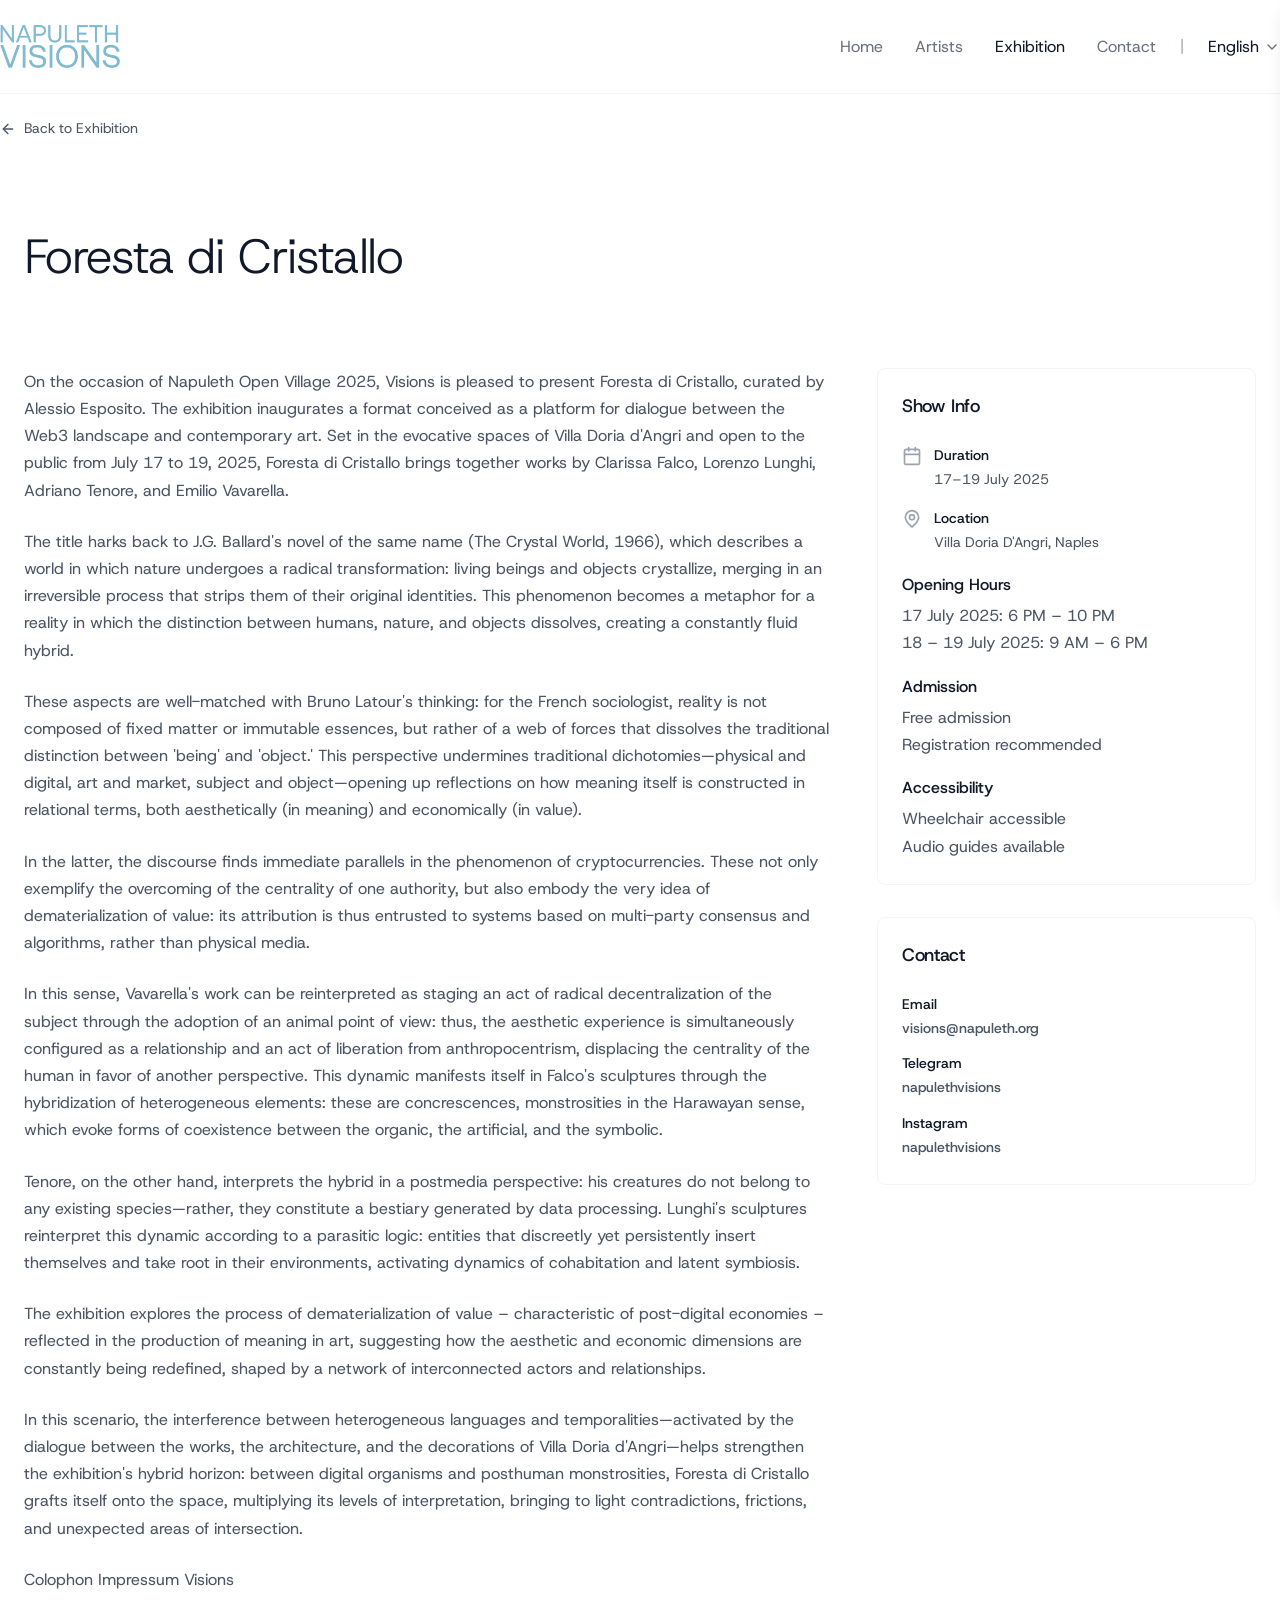
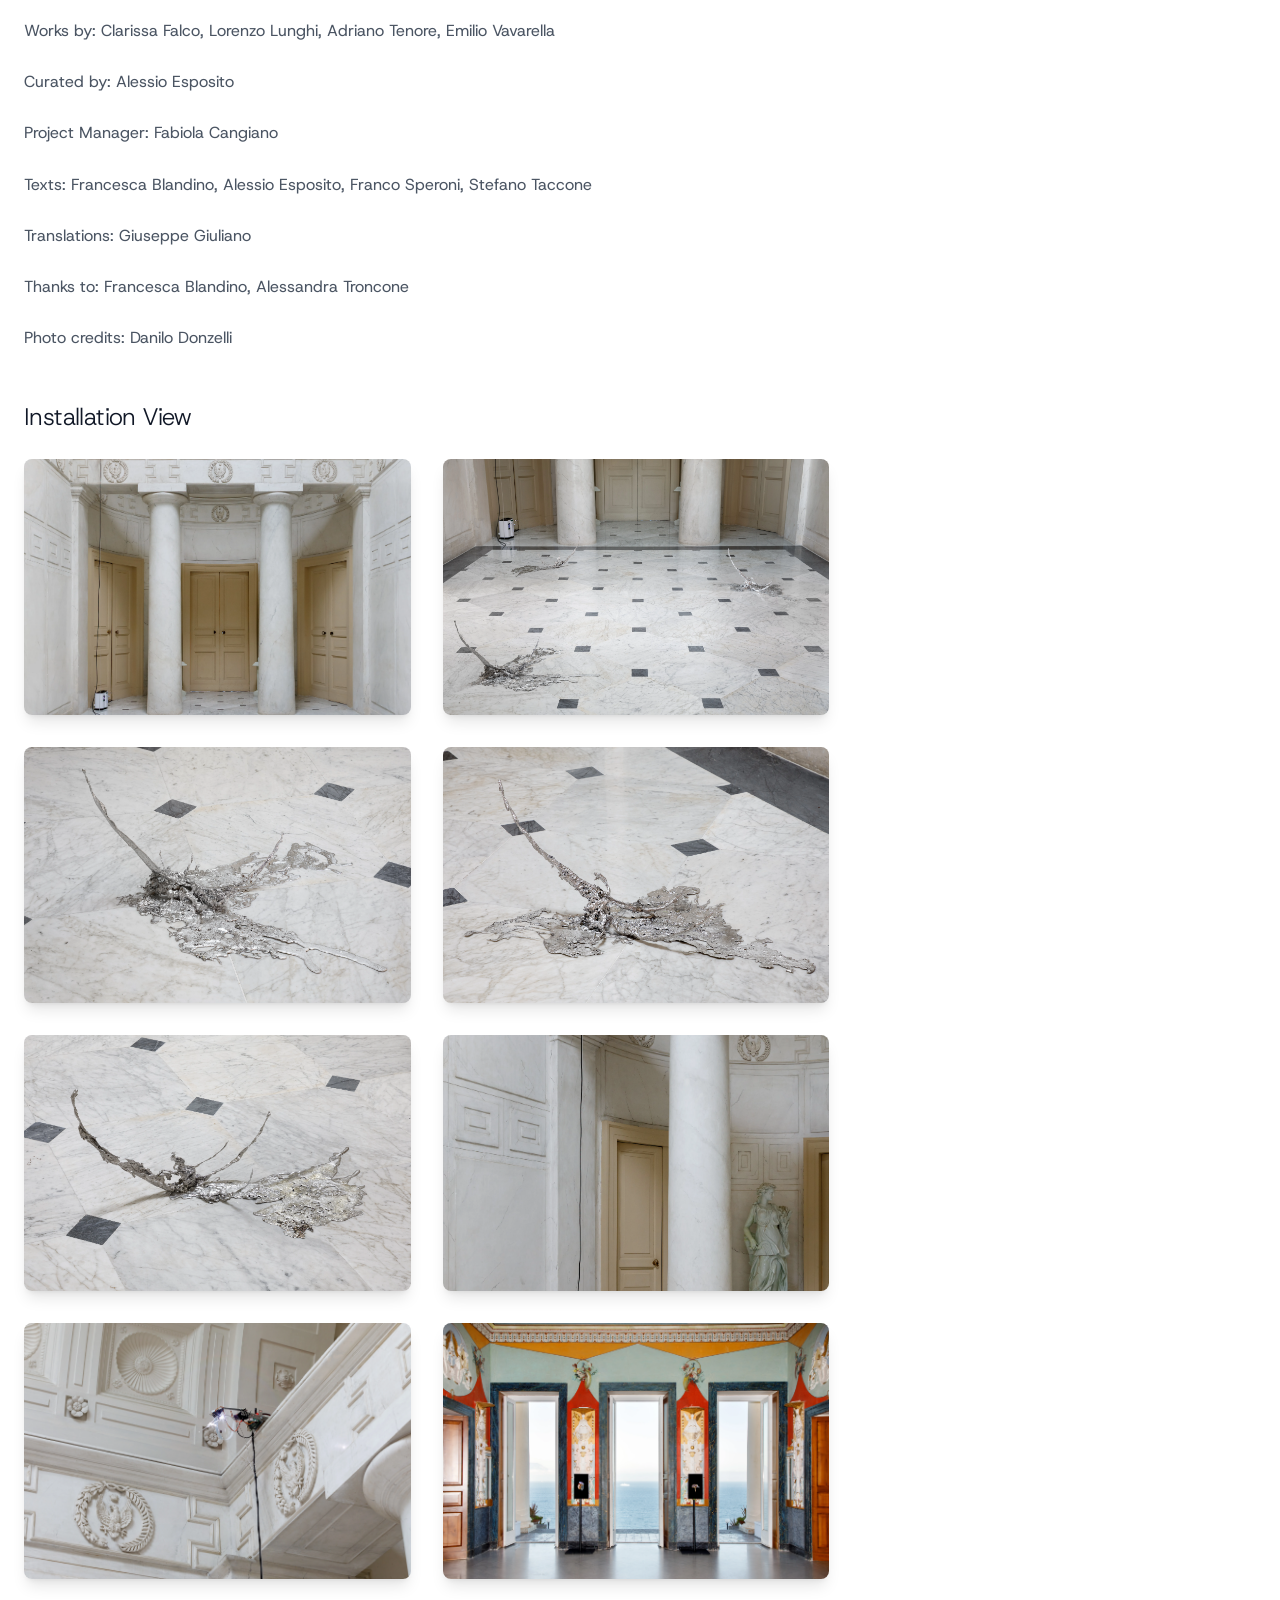
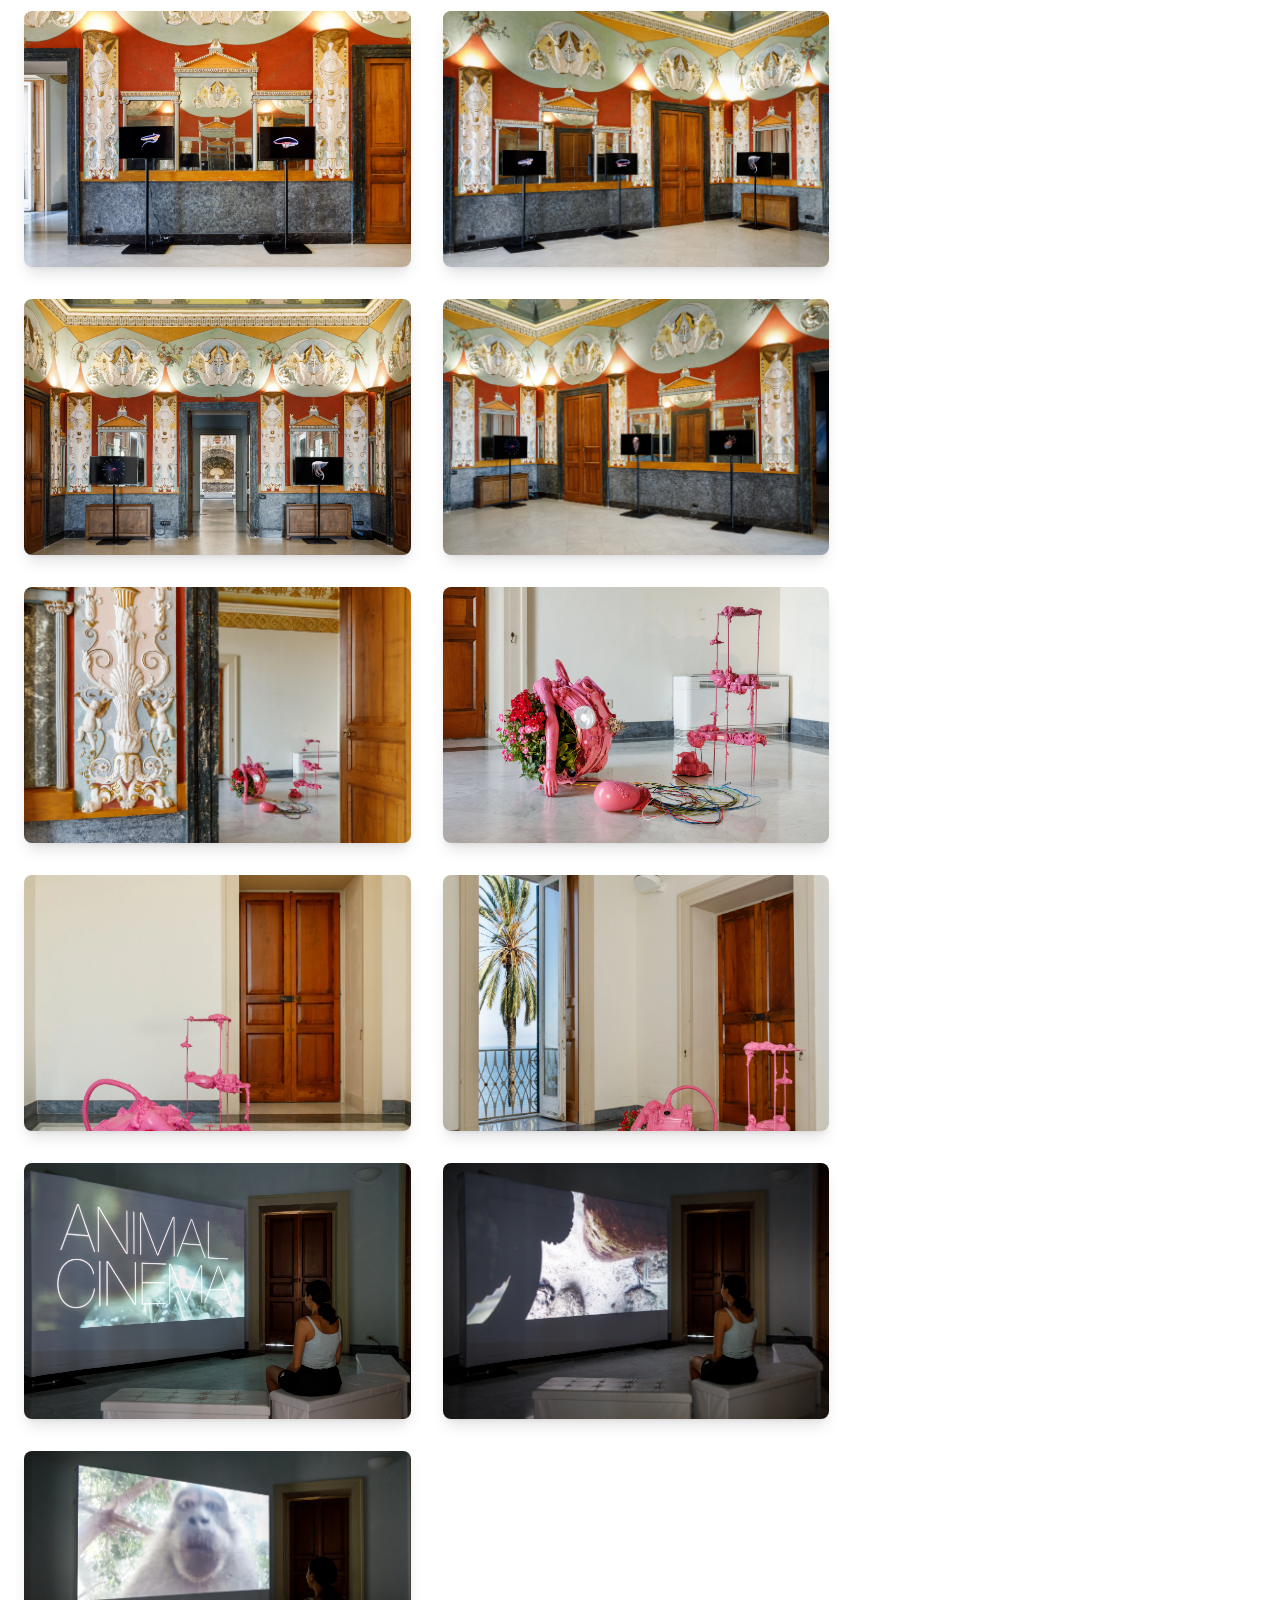
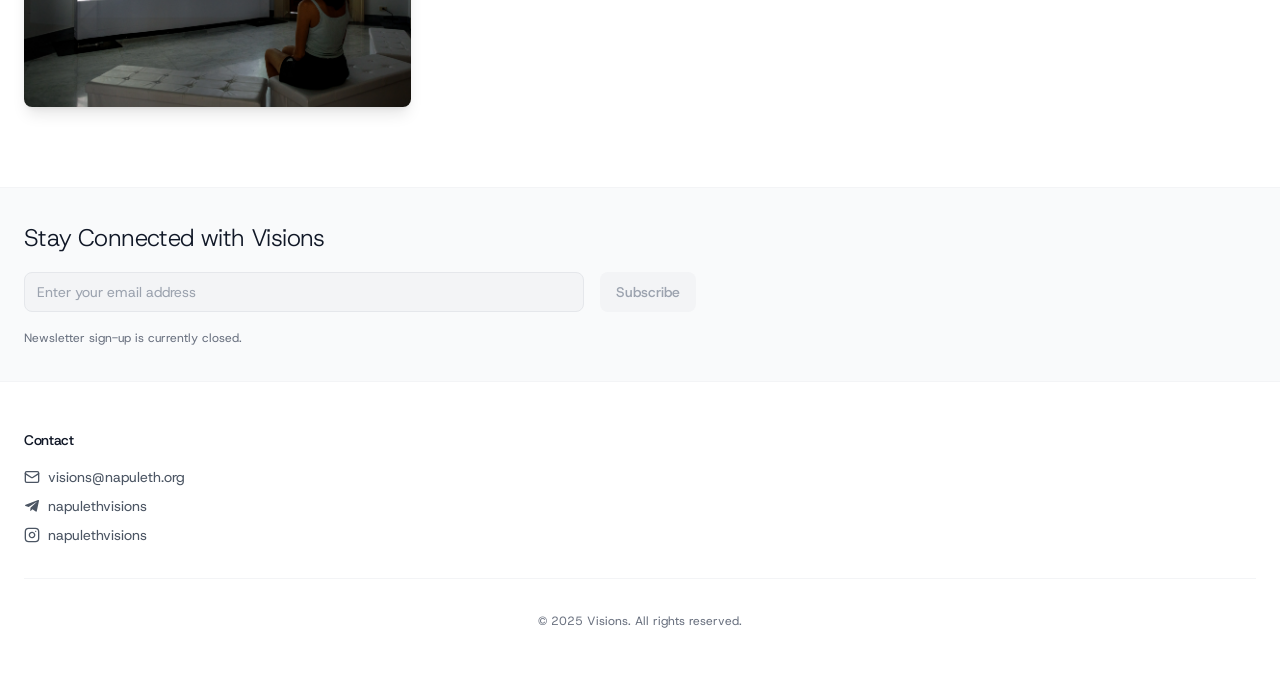
<file: exhibition.html>
<!doctype html>
<html lang="en" data-lang="en">
<head>
  <meta charset="utf-8">
  <meta name="viewport" content="width=device-width, initial-scale=1">
  <title data-it="Foresta di Cristallo — Visions">Foresta di Cristallo — Visions</title>
  <meta name="description" content="Foresta di Cristallo, curated by Alessio Esposito: Chapter 1 of Visions at Villa Doria D&#x27;Angri, Naples, 17–19 July 2025.">
  <link rel="icon" href="assets/images/logo.webp">
  <link rel="preload" href="assets/fonts/host-grotesk-latin-normal.woff2" as="font" type="font/woff2" crossorigin>
  <link rel="stylesheet" href="assets/css/site.css">
</head>
<body>
  <div class="page">
      <header class="site-header">
        <div class="container site-header__inner">
          <a class="site-header__logo" href="index.html">
            <img src="assets/images/logo.webp" alt="Visions" width="120" height="100">
          </a>
          <div class="site-header__right">
            <nav class="site-nav">
            <a href="index.html"><span lang="en">Home</span><span lang="it">Home</span></a>
            <a href="artists.html"><span lang="en">Artists</span><span lang="it">Artisti</span></a>
            <a href="exhibition.html" aria-current="page"><span lang="en">Exhibition</span><span lang="it">Mostra</span></a>
            <a href="contact.html"><span lang="en">Contact</span><span lang="it">Contatti</span></a>
            </nav>
            <p class="nav-sep" aria-hidden="true">|</p>
            <div class="lang-switch">
              <label class="sr-only" for="lang-select"><span lang="en">Language</span><span lang="it">Lingua</span></label>
              <select id="lang-select">
                <option value="en">English</option>
                <option value="it">Italiano</option>
              </select>
            </div>
            <button class="menu-btn" type="button" aria-label="Menu" aria-controls="mobile-menu">
              <svg class="icon" viewBox="0 0 24 24" fill="none" stroke="currentColor" stroke-width="2" stroke-linecap="round" stroke-linejoin="round" aria-hidden="true"><line x1="4" x2="20" y1="12" y2="12"/><line x1="4" x2="20" y1="6" y2="6"/><line x1="4" x2="20" y1="18" y2="18"/></svg>
            </button>
          </div>
        </div>
      </header>

      <div class="container back-nav">
        <a href="index.html"><svg class="icon" viewBox="0 0 24 24" fill="none" stroke="currentColor" stroke-width="2" stroke-linecap="round" stroke-linejoin="round" aria-hidden="true"><path d="m12 19-7-7 7-7"/><path d="M19 12H5"/></svg><span lang="en">Back to Exhibition</span><span lang="it">Torna alla Mostra</span></a>
      </div>

      <section class="container page-head" style="padding-top:4rem">
        <div class="page-head__inner">
          <h1>Foresta di Cristallo</h1>
        </div>
      </section>

      <section class="container exhibition-body">
        <div class="exhibition-body__grid">
          <div class="exhibition-main">
            <div class="exhibition-text">
              <p><span lang="en">On the occasion of Napuleth Open Village 2025, Visions is pleased to present Foresta di Cristallo, curated by Alessio Esposito. The exhibition inaugurates a format conceived as a platform for dialogue between the Web3 landscape and contemporary art. Set in the evocative spaces of Villa Doria d&#x27;Angri and open to the public from July 17 to 19, 2025, Foresta di Cristallo brings together works by Clarissa Falco, Lorenzo Lunghi, Adriano Tenore, and Emilio Vavarella.</span><span lang="it">In occasione di Napuleth Open Village 2025, Visions è lieta di presentare Foresta di Cristallo, a cura di Alessio Esposito. L’esposizione inaugura il format concepito come una piattaforma di dialogo tra il panorama del Web3 e quello dell’arte contemporanea. Allestita nei suggestivi spazi di Villa Doria d’Angri e visitabile dal 17 al 19 luglio 2025, Foresta di Cristallo riunisce le opere di Clarissa Falco, Lorenzo Lunghi, Adriano Tenore ed Emilio Vavarella.</span></p>
              <p><span lang="en">The title harks back to J.G. Ballard&#x27;s novel of the same name (The Crystal World, 1966), which describes a world in which nature undergoes a radical transformation: living beings and objects crystallize, merging in an irreversible process that strips them of their original identities. This phenomenon becomes a metaphor for a reality in which the distinction between humans, nature, and objects dissolves, creating a constantly fluid hybrid.</span><span lang="it">Il titolo riprende l’omonimo romanzo di J.G. Ballard (The Crystal World, 1966), che descrive un mondo in cui la natura subisce una trasformazione radicale: esseri viventi e oggetti si cristallizzano, mescolandosi in un processo irreversibile che li priva delle loro identità originarie. Questo fenomeno diventa metafora di una realtà in cui la distinzione tra esseri umani, natura e oggetti si dissolve, creando un ibrido in costante fluidità.</span></p>
              <p><span lang="en">These aspects are well-matched with Bruno Latour&#x27;s thinking: for the French sociologist, reality is not composed of fixed matter or immutable essences, but rather of a web of forces that dissolves the traditional distinction between &#x27;being&#x27; and &#x27;object.&#x27; This perspective undermines traditional dichotomies—physical and digital, art and market, subject and object—opening up reflections on how meaning itself is constructed in relational terms, both aesthetically (in meaning) and economically (in value).</span><span lang="it">Tali aspetti sono ben assimilabili al pensiero di Bruno Latour: per il sociologo francese, infatti, la realtà non sarebbe composta da una materia fissa o da essenze immutabili ma da un intreccio di forze che dissolve la tradizionale distinzione tra “essere” e “oggetto”. Questa prospettiva scardina le tradizionali dicotomie – fisico e digitale, arte e mercato, soggetto e oggetto – aprendo a riflessioni su come il senso stesso si costruisca in termini relazionali, sia in ambito estetico (nel significato) che economico (nel valore).</span></p>
              <p><span lang="en">In the latter, the discourse finds immediate parallels in the phenomenon of cryptocurrencies. These not only exemplify the overcoming of the centrality of one authority, but also embody the very idea of dematerialization of value: its attribution is thus entrusted to systems based on multi-party consensus and algorithms, rather than physical media.</span><span lang="it">In quest’ultimo, il discorso trova corrispondenza immediata nel fenomeno delle criptovalute. Queste, non solo esemplificano il superamento della centralità di un’autorità, ma incarnano l’idea stessa di dematerializzazione del valore: la sua attribuzione viene così affidata a sistemi basati sul consenso di più parti e su algoritmi, piuttosto che a supporti fisici.</span></p>
              <p><span lang="en">In this sense, Vavarella&#x27;s work can be reinterpreted as staging an act of radical decentralization of the subject through the adoption of an animal point of view: thus, the aesthetic experience is simultaneously configured as a relationship and an act of liberation from anthropocentrism, displacing the centrality of the human in favor of another perspective. This dynamic manifests itself in Falco&#x27;s sculptures through the hybridization of heterogeneous elements: these are concrescences, monstrosities in the Harawayan sense, which evoke forms of coexistence between the organic, the artificial, and the symbolic.</span><span lang="it">In questa direzione, il lavoro di Vavarella può essere riletto come la messa in scena di un atto di radicale decentralizzazione del soggetto attraverso l’assunzione del punto di vista animale: così, l’esperienza estetica si configura al contempo come relazione e atto di liberazione dall’antropocentrismo, dislocando la centralità dell’umano a favore di una prospettiva altra. Questa dinamica si manifesta nelle sculture di Falco attraverso l’ibridazione di elementi eterogenei: si tratta di concrescenze, di mostruosità in senso harawayano, che evocano forme di coesistenza tra organico, artificiale e simbolico.</span></p>
              <p><span lang="en">Tenore, on the other hand, interprets the hybrid in a postmedia perspective: his creatures do not belong to any existing species—rather, they constitute a bestiary generated by data processing. Lunghi&#x27;s sculptures reinterpret this dynamic according to a parasitic logic: entities that discreetly yet persistently insert themselves and take root in their environments, activating dynamics of cohabitation and latent symbiosis.</span><span lang="it">Tenore declina invece l’ibrido in una chiave postmediale: le sue creature non appartengono a nessuna specie esistente – costituiscono, piuttosto, un bestiario generato dall’elaborazione di dati. Le sculture di Lunghi reinterpretano questa dinamica secondo una logica parassitaria: entità che si inseriscono e si radicano negli ambienti in modo discreto ma persistente, attivando dinamiche di coabitazione e simbiosi latente.</span></p>
              <p><span lang="en">The exhibition explores the process of dematerialization of value – characteristic of post-digital economies – reflected in the production of meaning in art, suggesting how the aesthetic and economic dimensions are constantly being redefined, shaped by a network of interconnected actors and relationships.</span><span lang="it">La mostra esplora come il processo di dematerializzazione del valore – caratteristico delle economie post-digitali – si rifletta nella produzione del significato nell’arte, suggerendo come le dimensioni estetica ed economica siano in costante ridefinizione, modellate da una rete di attori e relazioni interconnesse.</span></p>
              <p><span lang="en">In this scenario, the interference between heterogeneous languages and temporalities—activated by the dialogue between the works, the architecture, and the decorations of Villa Doria d&#x27;Angri—helps strengthen the exhibition&#x27;s hybrid horizon: between digital organisms and posthuman monstrosities, Foresta di Cristallo grafts itself onto the space, multiplying its levels of interpretation, bringing to light contradictions, frictions, and unexpected areas of intersection.</span><span lang="it">In questo scenario, l&#x27;interferenza tra linguaggi e temporalità eterogenee – attivata dal dialogo tra le opere, l’architettura e le decorazioni di Villa Doria d’Angri – contribuisce a rafforzare l’orizzonte ibrido della mostra: tra organismi digitali e mostruosità postumane, Foresta di Cristallo si innesta nello spazio moltiplicandone i livelli di lettura, facendo emergere contraddizioni, attriti e zone di intersezione inattese.</span></p>
              <p><span lang="en">Colophon Impressum Visions</span><span lang="it">Colophon Impressum Visions</span></p>
              <p><span lang="en">Works by</span><span lang="it">Opere di</span>: Clarissa Falco, Lorenzo Lunghi, Adriano Tenore, Emilio Vavarella</p>
              <p><span lang="en">Curated by</span><span lang="it">A cura di</span>: Alessio Esposito</p>
              <p>Project Manager: Fabiola Cangiano</p>
              <p><span lang="en">Texts</span><span lang="it">Testi</span>: Francesca Blandino, Alessio Esposito, Franco Speroni, Stefano Taccone</p>
              <p><span lang="en">Translations</span><span lang="it">Traduzioni</span>: Giuseppe Giuliano</p>
              <p><span lang="en">Thanks to</span><span lang="it">Si ringrazia</span>: Francesca Blandino, Alessandra Troncone</p>
              <p><span lang="en">Photo credits</span><span lang="it">Crediti foto</span>: Danilo Donzelli</p>
            </div>

            <div class="installation">
              <h2><span lang="en">Installation View</span><span lang="it">Installation View</span></h2>
              <div class="installation__grid">
            <div class="card card--shadow">
              <img src="assets/images/installation/1.webp" alt="Foresta di Cristallo, installation view" loading="lazy">
            </div>
            <div class="card card--shadow">
              <img src="assets/images/installation/2.webp" alt="Foresta di Cristallo, installation view" loading="lazy">
            </div>
            <div class="card card--shadow">
              <img src="assets/images/installation/3.webp" alt="Foresta di Cristallo, installation view" loading="lazy">
            </div>
            <div class="card card--shadow">
              <img src="assets/images/installation/4.webp" alt="Foresta di Cristallo, installation view" loading="lazy">
            </div>
            <div class="card card--shadow">
              <img src="assets/images/installation/5.webp" alt="Foresta di Cristallo, installation view" loading="lazy">
            </div>
            <div class="card card--shadow">
              <img src="assets/images/installation/6.webp" alt="Foresta di Cristallo, installation view" loading="lazy">
            </div>
            <div class="card card--shadow">
              <img src="assets/images/installation/7.webp" alt="Foresta di Cristallo, installation view" loading="lazy">
            </div>
            <div class="card card--shadow">
              <img src="assets/images/installation/8.webp" alt="Foresta di Cristallo, installation view" loading="lazy">
            </div>
            <div class="card card--shadow">
              <img src="assets/images/installation/9.webp" alt="Foresta di Cristallo, installation view" loading="lazy">
            </div>
            <div class="card card--shadow">
              <img src="assets/images/installation/10.webp" alt="Foresta di Cristallo, installation view" loading="lazy">
            </div>
            <div class="card card--shadow">
              <img src="assets/images/installation/11.webp" alt="Foresta di Cristallo, installation view" loading="lazy">
            </div>
            <div class="card card--shadow">
              <img src="assets/images/installation/12.webp" alt="Foresta di Cristallo, installation view" loading="lazy">
            </div>
            <div class="card card--shadow">
              <img src="assets/images/installation/13.webp" alt="Foresta di Cristallo, installation view" loading="lazy">
            </div>
            <div class="card card--shadow">
              <img src="assets/images/installation/14.webp" alt="Foresta di Cristallo, installation view" loading="lazy">
            </div>
            <div class="card card--shadow">
              <img src="assets/images/installation/15.webp" alt="Foresta di Cristallo, installation view" loading="lazy">
            </div>
            <div class="card card--shadow">
              <img src="assets/images/installation/16.webp" alt="Foresta di Cristallo, installation view" loading="lazy">
            </div>
            <div class="card card--shadow">
              <img src="assets/images/installation/17.webp" alt="Foresta di Cristallo, installation view" loading="lazy">
            </div>
            <div class="card card--shadow">
              <img src="assets/images/installation/18.webp" alt="Foresta di Cristallo, installation view" loading="lazy">
            </div>
            <div class="card card--shadow">
              <img src="assets/images/installation/19.webp" alt="Foresta di Cristallo, installation view" loading="lazy">
            </div>
              </div>
            </div>
          </div>

          <aside class="exhibition-aside">
            <div class="card card--bordered">
              <h3><span lang="en">Show Info</span><span lang="it">Informazioni sulla mostra</span></h3>
              <div class="fact-list">
                <div class="fact">
                  <svg class="icon-lg" viewBox="0 0 24 24" fill="none" stroke="currentColor" stroke-width="2" stroke-linecap="round" stroke-linejoin="round" aria-hidden="true"><path d="M8 2v4"/><path d="M16 2v4"/><rect width="18" height="18" x="3" y="4" rx="2"/><path d="M3 10h18"/></svg>
                  <div>
                    <p class="fact__label"><span lang="en">Duration</span><span lang="it">Durata</span></p>
                    <p class="fact__value"><span lang="en">17–19 July 2025</span><span lang="it">17–19 Luglio 2025</span></p>
                  </div>
                </div>
                <div class="fact">
                  <svg class="icon-lg" viewBox="0 0 24 24" fill="none" stroke="currentColor" stroke-width="2" stroke-linecap="round" stroke-linejoin="round" aria-hidden="true"><path d="M20 10c0 4.4-5.6 9.6-7.3 11.1a1 1 0 0 1-1.4 0C9.6 19.6 4 14.4 4 10a8 8 0 0 1 16 0"/><circle cx="12" cy="10" r="3"/></svg>
                  <div>
                    <p class="fact__label"><span lang="en">Location</span><span lang="it">Località</span></p>
                    <p class="fact__value">Villa Doria D'Angri, <span lang="en">Naples</span><span lang="it">Napoli</span></p>
                  </div>
                </div>
                <div class="aside-block">
                  <p class="aside-block__label"><span lang="en">Opening Hours</span><span lang="it">Orari</span></p>
                  <p><span lang="en">17 July 2025: 6 PM – 10 PM</span><span lang="it">17 Luglio 2025: 18:00 – 22:00</span></p>
                  <p><span lang="en">18 – 19 July 2025: 9 AM – 6 PM</span><span lang="it">18 – 19 Luglio 2025: 9:00 – 18:00</span></p>
                </div>
                <div class="aside-block">
                  <p class="aside-block__label"><span lang="en">Admission</span><span lang="it">Ingresso</span></p>
                  <p><span lang="en">Free admission</span><span lang="it">Ingresso gratuito</span></p>
                  <p><span lang="en">Registration recommended</span><span lang="it">Registrazione raccomandata</span></p>
                </div>
                <div class="aside-block">
                  <p class="aside-block__label"><span lang="en">Accessibility</span><span lang="it">Accessibilità</span></p>
                  <p><span lang="en">Wheelchair accessible</span><span lang="it">Accessibile ai disabili</span></p>
                  <p><span lang="en">Audio guides available</span><span lang="it">Audioguide disponibili</span></p>
                </div>
              </div>
            </div>

            <div class="card card--bordered">
              <h3><span lang="en">Contact</span><span lang="it">Contatti</span></h3>
              <div class="aside-contact">
                <div>
                  <p><span lang="en">Email</span><span lang="it">Email</span></p>
                  <a href="mailto:visions@napuleth.org"><p>visions@napuleth.org</p></a>
                </div>
                <div>
                  <p>Telegram</p>
                  <a href="https://t.me/+yAnPodng62NhMGNk" target="_blank" rel="noopener noreferrer"><p>napulethvisions</p></a>
                </div>
                <div>
                  <p>Instagram</p>
                  <a href="https://www.instagram.com/napuleth.visions/#" target="_blank" rel="noopener noreferrer"><p>napulethvisions</p></a>
                </div>
              </div>
            </div>
          </aside>
        </div>
      </section>

      <section class="newsletter-section">
        <div class="container">
          <div class="newsletter">
            <h2><span lang="en">Stay Connected with Visions</span><span lang="it">Rimani Connesso con Visions</span></h2>
            <form class="newsletter__form" onsubmit="return false;">
              <div>
                <label class="sr-only" for="newsletter-email"><span lang="en">Email address</span><span lang="it">Indirizzo email</span></label>
                <input class="input" id="newsletter-email" type="email" disabled
                       placeholder="Enter your email address"
                       data-ph-it="Inserisci il tuo indirizzo email">
              </div>
              <button class="btn btn--disabled" type="button" disabled aria-disabled="true">
                <span lang="en">Subscribe</span><span lang="it">Iscriviti</span>
              </button>
            </form>
            <p class="newsletter__note"><span lang="en">Newsletter sign-up is currently closed.</span><span lang="it">Le iscrizioni alla newsletter sono attualmente chiuse.</span></p>
          </div>
        </div>
      </section>

      <footer class="site-footer">
        <div class="container">
          <div class="site-footer__cols">
            <div>
              <h4><span lang="en">Contact</span><span lang="it">Contatti</span></h4>
              <div class="footer-links">
                <a href="mailto:visions@napuleth.org"><svg class="icon" viewBox="0 0 24 24" fill="none" stroke="currentColor" stroke-width="2" stroke-linecap="round" stroke-linejoin="round" aria-hidden="true"><rect width="20" height="16" x="2" y="4" rx="2"/><path d="m22 7-8.97 5.7a1.94 1.94 0 0 1-2.06 0L2 7"/></svg><span>visions@napuleth.org</span></a>
                <a href="https://t.me/+yAnPodng62NhMGNk" target="_blank" rel="noopener noreferrer"><svg class="icon" viewBox="0 0 448 512" fill="currentColor" aria-hidden="true"><path d="M446.7 98.6l-67.6 318.8c-5.1 22.5-18.4 28.1-37.3 17.5l-103-75.9-49.7 47.8c-5.5 5.5-10.1 10.1-20.7 10.1l7.4-104.9 190.9-172.5c8.3-7.4-1.8-11.5-12.8-4.1L117.8 284 16.2 252.2c-22.1-6.9-22.5-22.1 4.6-32.7L418.2 66.4c18.4-6.9 34.5 4.1 28.5 32.2z"/></svg><span>napulethvisions</span></a>
                <a href="https://www.instagram.com/napuleth.visions/#" target="_blank" rel="noopener noreferrer"><svg class="icon" viewBox="0 0 24 24" fill="none" stroke="currentColor" stroke-width="2" stroke-linecap="round" stroke-linejoin="round" aria-hidden="true"><rect width="20" height="20" x="2" y="2" rx="5" ry="5"/><path d="M16 11.37A4 4 0 1 1 12.63 8 4 4 0 0 1 16 11.37z"/><line x1="17.5" x2="17.51" y1="6.5" y2="6.5"/></svg><span>napulethvisions</span></a>
              </div>
            </div>
          </div>
          <div class="site-footer__bottom">
            <p><span lang="en">© 2025 Visions. All rights reserved.</span><span lang="it">© 2025 Visions. Tutti i diritti riservati.</span></p>
          </div>
        </div>
      </footer>
  </div>
    <div class="menu-scrim"></div>
    <nav class="menu-panel" id="mobile-menu" aria-hidden="true">
      <div class="menu-panel__head">
        <img src="assets/images/logo.webp" alt="Visions" width="80" height="80">
        <button class="menu-panel__close" type="button" aria-label="Close menu" data-menu-close>&times;</button>
      </div>
      <ul>
            <li><a href="index.html" data-menu-close><span lang="en">Home</span><span lang="it">Home</span></a></li>
            <li><a href="artists.html" data-menu-close><span lang="en">Artists</span><span lang="it">Artisti</span></a></li>
            <li aria-current="page"><a href="exhibition.html" data-menu-close><span lang="en">Exhibition</span><span lang="it">Mostra</span></a><span class="menu-panel__dot"></span></li>
            <li><a href="contact.html" data-menu-close><span lang="en">Contact</span><span lang="it">Contatti</span></a></li>
      </ul>
    </nav>
  <script src="assets/js/site.js"></script>
</body>
</html>
</file>
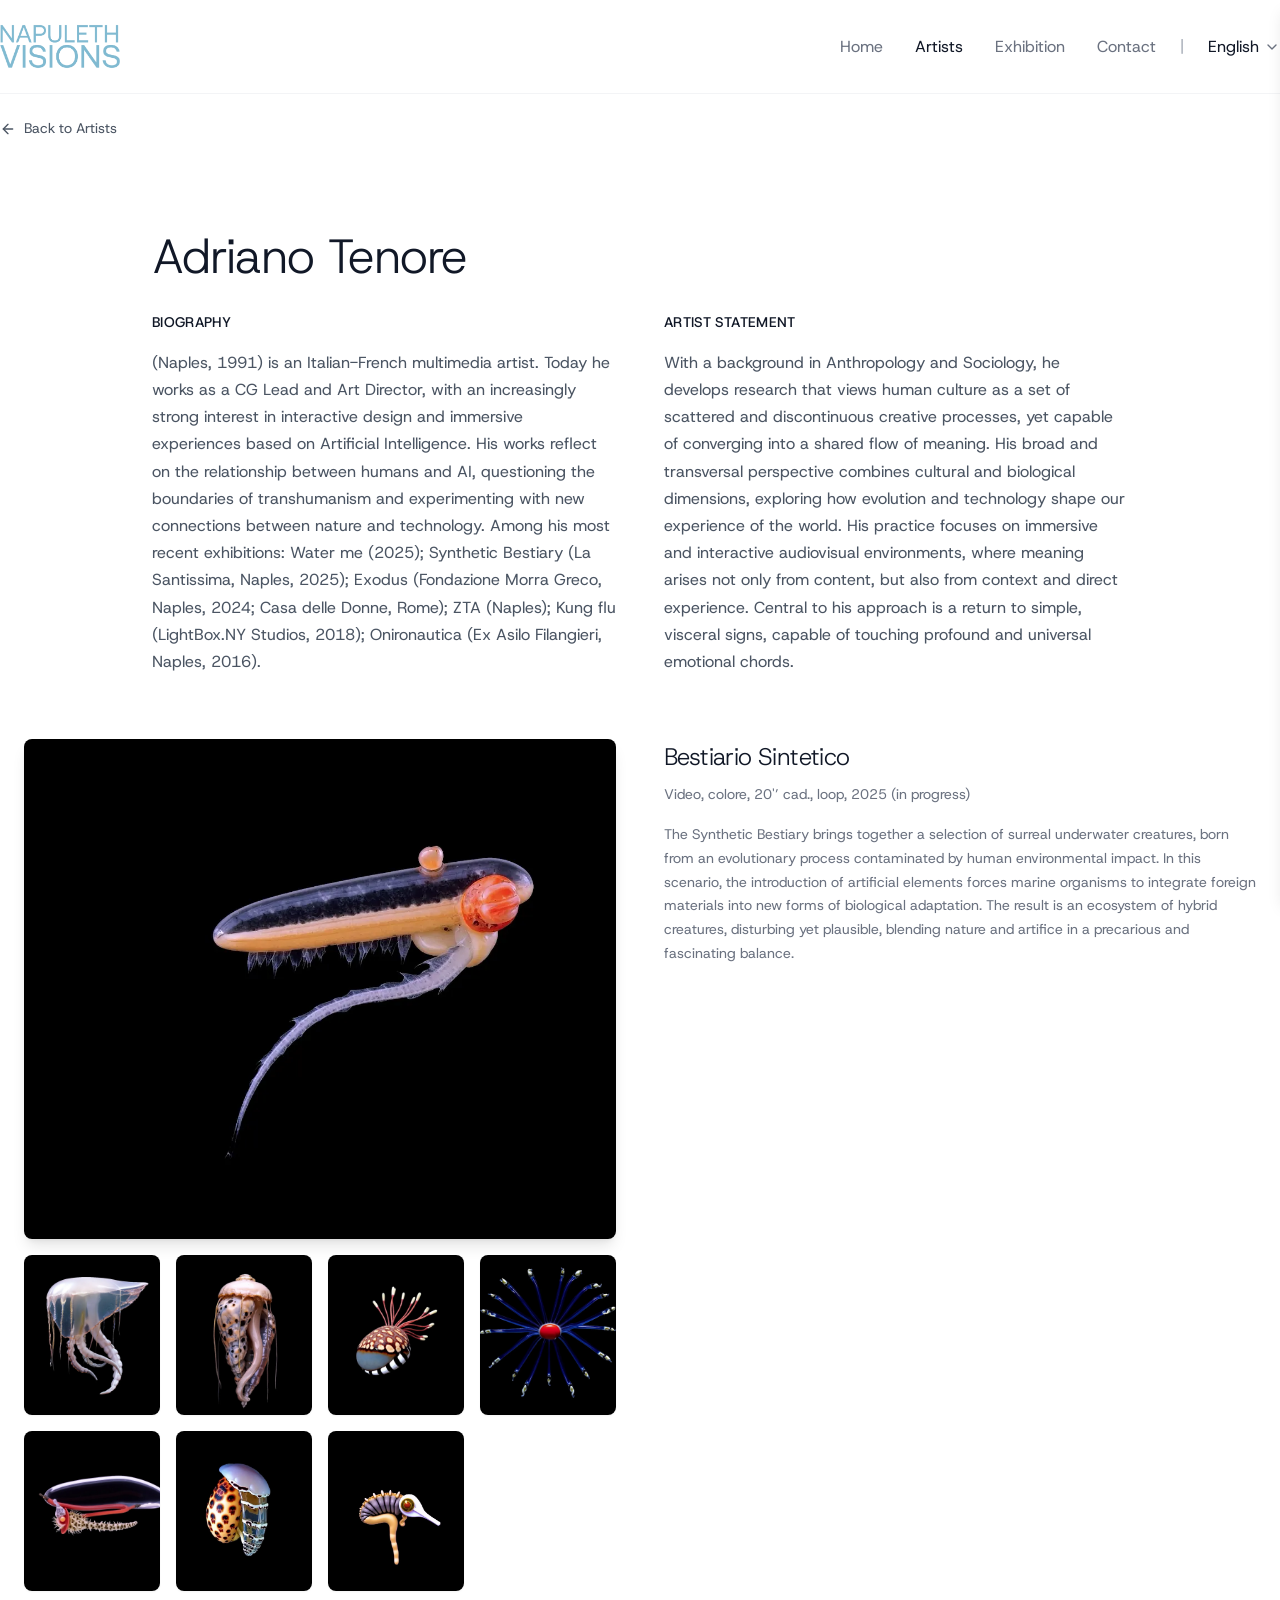
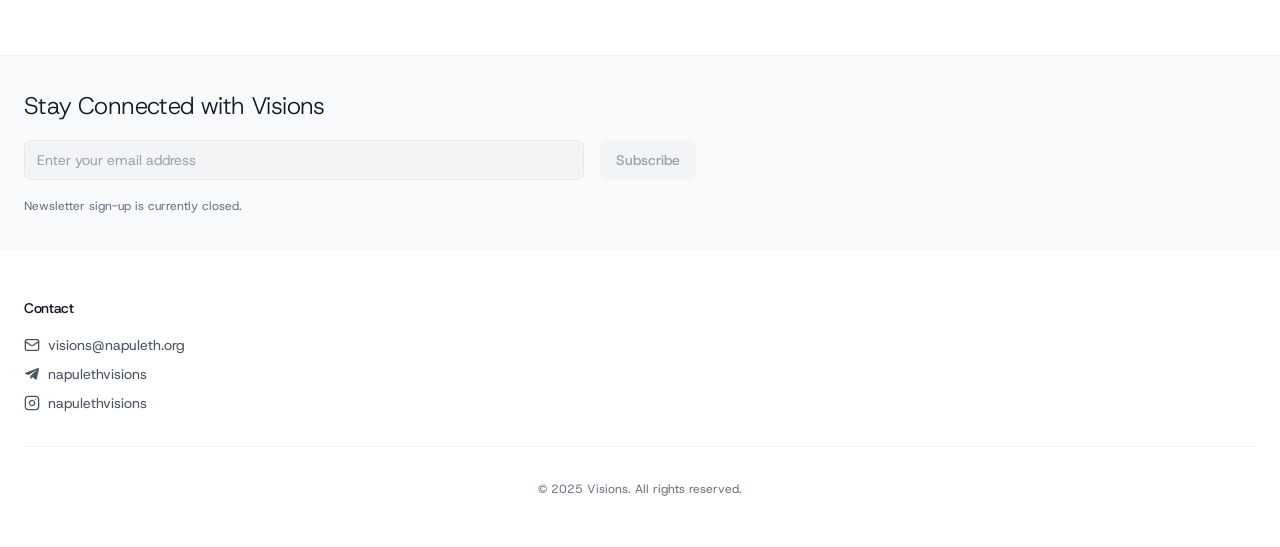
<file: artist/AdrianoTenore.html>
<!doctype html>
<html lang="en" data-lang="en">
<head>
  <meta charset="utf-8">
  <meta name="viewport" content="width=device-width, initial-scale=1">
  <title data-it="Adriano Tenore — Visions">Adriano Tenore — Visions</title>
  <meta name="description" content="Adriano Tenore in Foresta di Cristallo, Chapter 1 of Visions, Villa Doria D&#x27;Angri, Naples.">
  <link rel="icon" href="../assets/images/logo.webp">
  <link rel="preload" href="../assets/fonts/host-grotesk-latin-normal.woff2" as="font" type="font/woff2" crossorigin>
  <link rel="stylesheet" href="../assets/css/site.css">
</head>
<body>
  <div class="page">
      <header class="site-header">
        <div class="container site-header__inner">
          <a class="site-header__logo" href="../index.html">
            <img src="../assets/images/logo.webp" alt="Visions" width="120" height="100">
          </a>
          <div class="site-header__right">
            <nav class="site-nav">
            <a href="../index.html"><span lang="en">Home</span><span lang="it">Home</span></a>
            <a href="../artists.html" aria-current="page"><span lang="en">Artists</span><span lang="it">Artisti</span></a>
            <a href="../exhibition.html"><span lang="en">Exhibition</span><span lang="it">Mostra</span></a>
            <a href="../contact.html"><span lang="en">Contact</span><span lang="it">Contatti</span></a>
            </nav>
            <p class="nav-sep" aria-hidden="true">|</p>
            <div class="lang-switch">
              <label class="sr-only" for="lang-select"><span lang="en">Language</span><span lang="it">Lingua</span></label>
              <select id="lang-select">
                <option value="en">English</option>
                <option value="it">Italiano</option>
              </select>
            </div>
            <button class="menu-btn" type="button" aria-label="Menu" aria-controls="mobile-menu">
              <svg class="icon" viewBox="0 0 24 24" fill="none" stroke="currentColor" stroke-width="2" stroke-linecap="round" stroke-linejoin="round" aria-hidden="true"><line x1="4" x2="20" y1="12" y2="12"/><line x1="4" x2="20" y1="6" y2="6"/><line x1="4" x2="20" y1="18" y2="18"/></svg>
            </button>
          </div>
        </div>
      </header>

      <div class="container back-nav">
        <a href="../artists.html"><svg class="icon" viewBox="0 0 24 24" fill="none" stroke="currentColor" stroke-width="2" stroke-linecap="round" stroke-linejoin="round" aria-hidden="true"><path d="m12 19-7-7 7-7"/><path d="M19 12H5"/></svg><span lang="en">Back to Artists</span><span lang="it">Torna agli Artisti</span></a>
      </div>

      <section class="artist-intro">
        <div class="container artist-intro__inner">
          <h1>Adriano Tenore</h1>
          <div class="artist-intro__cols">
            <div>
              <h3><span lang="en">Biography</span><span lang="it">Biografia</span></h3>
              <p><span lang="en">(Naples, 1991) is an Italian-French multimedia artist. Today he works as a CG Lead and Art Director, with an increasingly strong interest in interactive design and immersive experiences based on Artificial Intelligence. His works reflect on the relationship between humans and AI, questioning the boundaries of transhumanism and experimenting with new connections between nature and technology. Among his most recent exhibitions: Water me (2025); Synthetic Bestiary (La Santissima, Naples, 2025); Exodus (Fondazione Morra Greco, Naples, 2024; Casa delle Donne, Rome); ZTA (Naples); Kung flu (LightBox.NY Studios, 2018); Onironautica (Ex Asilo Filangieri, Naples, 2016).</span><span lang="it">(Napoli, 1991) è un artista multimediale italo-francese. Oggi lavora come CG Lead e Art Director, con un interesse sempre più marcato verso il design interattivo e le esperienze immersive basate sull’Intelligenza Artificiale. Le sue opere riflettono sul rapporto tra umano e AI, mettendo in discussione i confini del transumanesimo e sperimentando nuove connessioni tra natura e tecnologia. Tra le mostre più recenti: Water me (2025); Bestiario sintetico (La Santissima, Napoli, 2025); Exodus (Fondazione Morra Greco, Napoli, 2024; Casa delle Donne, Roma); ZTA (Napoli); Kung flu (LightBox.NY Studios, 2018); Onironautica (Ex Asilo Filangieri, Napoli, 2016).</span></p>
            </div>
            <div>
              <h3><span lang="en">Artist Statement</span><span lang="it">Artist Statement</span></h3>
              <p><span lang="en">With a background in Anthropology and Sociology, he develops research that views human culture as a set of scattered and discontinuous creative processes, yet capable of converging into a shared flow of meaning. His broad and transversal perspective combines cultural and biological dimensions, exploring how evolution and technology shape our experience of the world. His practice focuses on immersive and interactive audiovisual environments, where meaning arises not only from content, but also from context and direct experience. Central to his approach is a return to simple, visceral signs, capable of touching profound and universal emotional chords.</span><span lang="it">Con un background in Antropologia e Sociologia, sviluppa una ricerca che guarda alla cultura umana come un insieme di processi creativi sparsi e discontinui, ma capaci di convergere in un flusso condiviso di significati. Il suo sguardo, ampio e trasversale, unisce dimensioni culturali e biologiche, esplorando come evoluzione e tecnologia plasmino la nostra esperienza del mondo. La sua pratica si concentra su ambienti audiovisivi immersivi e interattivi, in cui il senso non nasce solo dai contenuti, ma anche dal contesto e dall’esperienza diretta. Al centro del suo approccio c’è un ritorno a segni semplici, viscerali, capaci di toccare corde emotive profonde e universali.</span></p>
            </div>
          </div>
        </div>
      </section>

      <section class="container works">
          <article class="work">
            <div class="work__media">
              <div class="card card--shadow">
                <img src="../assets/images/artworks/AdrianoTenore/2.webp" alt="Bestiario Sintetico" loading="lazy">
              </div>
            <div class="work__gallery">
                <img src="../assets/images/artworks/AdrianoTenore/3.webp" alt="Bestiario Sintetico" loading="lazy">
                <img src="../assets/images/artworks/AdrianoTenore/4.webp" alt="Bestiario Sintetico" loading="lazy">
                <img src="../assets/images/artworks/AdrianoTenore/5.webp" alt="Bestiario Sintetico" loading="lazy">
                <img src="../assets/images/artworks/AdrianoTenore/6.webp" alt="Bestiario Sintetico" loading="lazy">
                <img src="../assets/images/artworks/AdrianoTenore/7.webp" alt="Bestiario Sintetico" loading="lazy">
                <img src="../assets/images/artworks/AdrianoTenore/8.webp" alt="Bestiario Sintetico" loading="lazy">
                <img src="../assets/images/artworks/AdrianoTenore/9.webp" alt="Bestiario Sintetico" loading="lazy">
            </div>
            </div>
            <div class="work__copy">
              <h3>Bestiario Sintetico</h3>
              <p><span lang="en">Video, colore, 20&#x27;’ cad., loop, 2025 (in progress)</span><span lang="it">Video, colore, 20&#x27;’ cad., loop, 2025 (in progress)</span></p>
              <p><span lang="en">The Synthetic Bestiary brings together a selection of surreal underwater creatures, born from an evolutionary process contaminated by human environmental impact. In this scenario, the introduction of artificial elements forces marine organisms to integrate foreign materials into new forms of biological adaptation. The result is an ecosystem of hybrid creatures, disturbing yet plausible, blending nature and artifice in a precarious and fascinating balance.</span><span lang="it">Il Bestiario Sintetico raccoglie una selezione di creature sottomarine surreali, nate da un processo evolutivo contaminato dall’impatto ambientale dell’uomo. In questo scenario, l’introduzione di elementi artificiali costringe gli organismi marini ad integrare materiali estranei in nuove forme di adattamento biologico. Il risultato è un ecosistema di creature ibride, inquietanti eppure plausibili, che fondono natura e artificio in un equilibrio precario e affascinante.</span></p>
            </div>
          </article>
      </section>

      <section class="newsletter-section">
        <div class="container">
          <div class="newsletter">
            <h2><span lang="en">Stay Connected with Visions</span><span lang="it">Rimani Connesso con Visions</span></h2>
            <form class="newsletter__form" onsubmit="return false;">
              <div>
                <label class="sr-only" for="newsletter-email"><span lang="en">Email address</span><span lang="it">Indirizzo email</span></label>
                <input class="input" id="newsletter-email" type="email" disabled
                       placeholder="Enter your email address"
                       data-ph-it="Inserisci il tuo indirizzo email">
              </div>
              <button class="btn btn--disabled" type="button" disabled aria-disabled="true">
                <span lang="en">Subscribe</span><span lang="it">Iscriviti</span>
              </button>
            </form>
            <p class="newsletter__note"><span lang="en">Newsletter sign-up is currently closed.</span><span lang="it">Le iscrizioni alla newsletter sono attualmente chiuse.</span></p>
          </div>
        </div>
      </section>

      <footer class="site-footer">
        <div class="container">
          <div class="site-footer__cols">
            <div>
              <h4><span lang="en">Contact</span><span lang="it">Contatti</span></h4>
              <div class="footer-links">
                <a href="mailto:visions@napuleth.org"><svg class="icon" viewBox="0 0 24 24" fill="none" stroke="currentColor" stroke-width="2" stroke-linecap="round" stroke-linejoin="round" aria-hidden="true"><rect width="20" height="16" x="2" y="4" rx="2"/><path d="m22 7-8.97 5.7a1.94 1.94 0 0 1-2.06 0L2 7"/></svg><span>visions@napuleth.org</span></a>
                <a href="https://t.me/+yAnPodng62NhMGNk" target="_blank" rel="noopener noreferrer"><svg class="icon" viewBox="0 0 448 512" fill="currentColor" aria-hidden="true"><path d="M446.7 98.6l-67.6 318.8c-5.1 22.5-18.4 28.1-37.3 17.5l-103-75.9-49.7 47.8c-5.5 5.5-10.1 10.1-20.7 10.1l7.4-104.9 190.9-172.5c8.3-7.4-1.8-11.5-12.8-4.1L117.8 284 16.2 252.2c-22.1-6.9-22.5-22.1 4.6-32.7L418.2 66.4c18.4-6.9 34.5 4.1 28.5 32.2z"/></svg><span>napulethvisions</span></a>
                <a href="https://www.instagram.com/napuleth.visions/#" target="_blank" rel="noopener noreferrer"><svg class="icon" viewBox="0 0 24 24" fill="none" stroke="currentColor" stroke-width="2" stroke-linecap="round" stroke-linejoin="round" aria-hidden="true"><rect width="20" height="20" x="2" y="2" rx="5" ry="5"/><path d="M16 11.37A4 4 0 1 1 12.63 8 4 4 0 0 1 16 11.37z"/><line x1="17.5" x2="17.51" y1="6.5" y2="6.5"/></svg><span>napulethvisions</span></a>
              </div>
            </div>
          </div>
          <div class="site-footer__bottom">
            <p><span lang="en">© 2025 Visions. All rights reserved.</span><span lang="it">© 2025 Visions. Tutti i diritti riservati.</span></p>
          </div>
        </div>
      </footer>
  </div>
    <div class="menu-scrim"></div>
    <nav class="menu-panel" id="mobile-menu" aria-hidden="true">
      <div class="menu-panel__head">
        <img src="../assets/images/logo.webp" alt="Visions" width="80" height="80">
        <button class="menu-panel__close" type="button" aria-label="Close menu" data-menu-close>&times;</button>
      </div>
      <ul>
            <li><a href="../index.html" data-menu-close><span lang="en">Home</span><span lang="it">Home</span></a></li>
            <li aria-current="page"><a href="../artists.html" data-menu-close><span lang="en">Artists</span><span lang="it">Artisti</span></a><span class="menu-panel__dot"></span></li>
            <li><a href="../exhibition.html" data-menu-close><span lang="en">Exhibition</span><span lang="it">Mostra</span></a></li>
            <li><a href="../contact.html" data-menu-close><span lang="en">Contact</span><span lang="it">Contatti</span></a></li>
      </ul>
    </nav>
  <script src="../assets/js/site.js"></script>
</body>
</html>
</file>
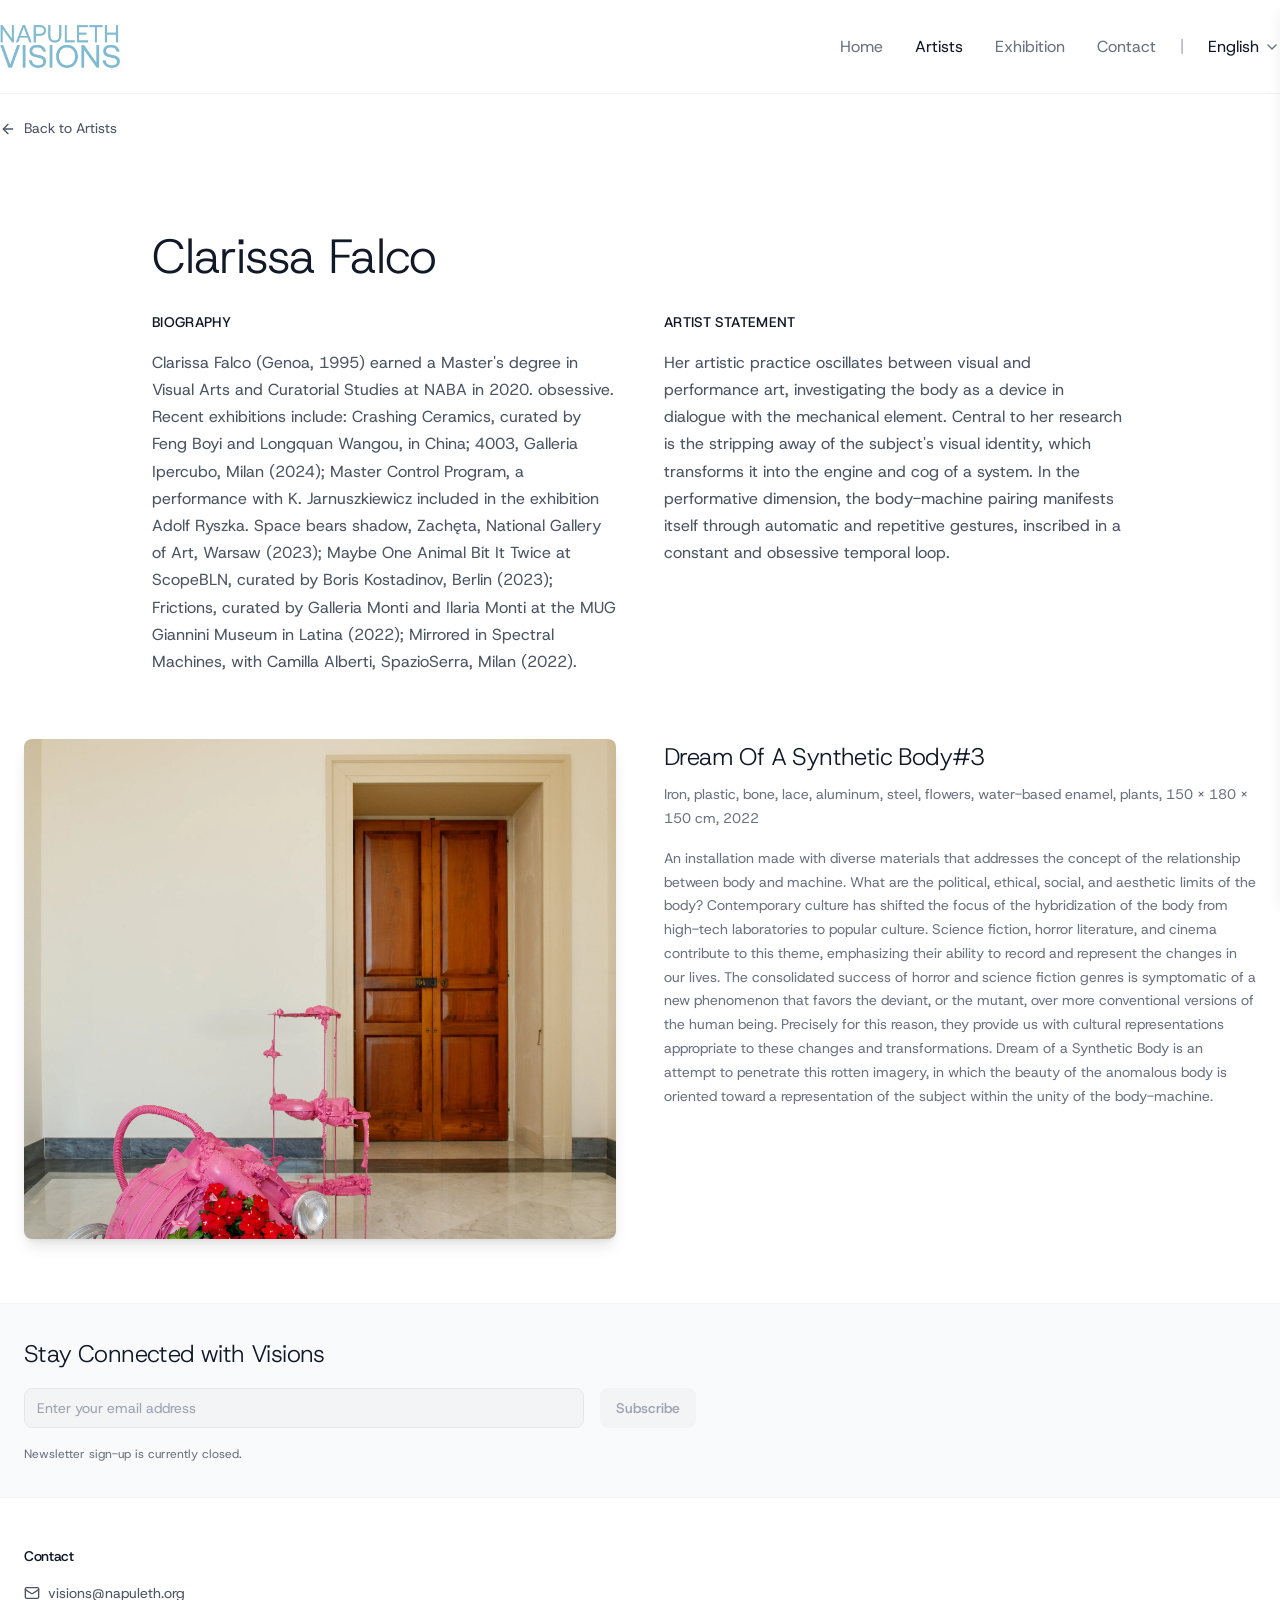
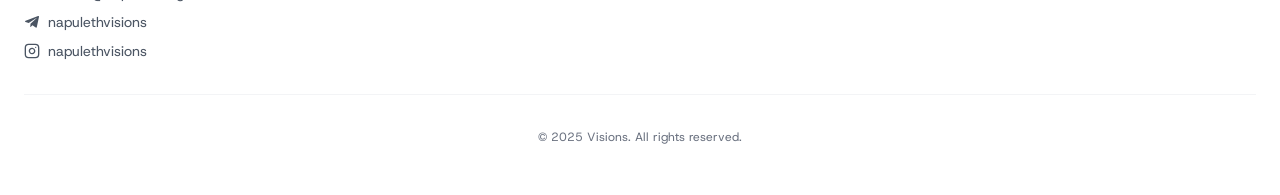
<file: artist/ClarissaFalco.html>
<!doctype html>
<html lang="en" data-lang="en">
<head>
  <meta charset="utf-8">
  <meta name="viewport" content="width=device-width, initial-scale=1">
  <title data-it="Clarissa Falco — Visions">Clarissa Falco — Visions</title>
  <meta name="description" content="Clarissa Falco in Foresta di Cristallo, Chapter 1 of Visions, Villa Doria D&#x27;Angri, Naples.">
  <link rel="icon" href="../assets/images/logo.webp">
  <link rel="preload" href="../assets/fonts/host-grotesk-latin-normal.woff2" as="font" type="font/woff2" crossorigin>
  <link rel="stylesheet" href="../assets/css/site.css">
</head>
<body>
  <div class="page">
      <header class="site-header">
        <div class="container site-header__inner">
          <a class="site-header__logo" href="../index.html">
            <img src="../assets/images/logo.webp" alt="Visions" width="120" height="100">
          </a>
          <div class="site-header__right">
            <nav class="site-nav">
            <a href="../index.html"><span lang="en">Home</span><span lang="it">Home</span></a>
            <a href="../artists.html" aria-current="page"><span lang="en">Artists</span><span lang="it">Artisti</span></a>
            <a href="../exhibition.html"><span lang="en">Exhibition</span><span lang="it">Mostra</span></a>
            <a href="../contact.html"><span lang="en">Contact</span><span lang="it">Contatti</span></a>
            </nav>
            <p class="nav-sep" aria-hidden="true">|</p>
            <div class="lang-switch">
              <label class="sr-only" for="lang-select"><span lang="en">Language</span><span lang="it">Lingua</span></label>
              <select id="lang-select">
                <option value="en">English</option>
                <option value="it">Italiano</option>
              </select>
            </div>
            <button class="menu-btn" type="button" aria-label="Menu" aria-controls="mobile-menu">
              <svg class="icon" viewBox="0 0 24 24" fill="none" stroke="currentColor" stroke-width="2" stroke-linecap="round" stroke-linejoin="round" aria-hidden="true"><line x1="4" x2="20" y1="12" y2="12"/><line x1="4" x2="20" y1="6" y2="6"/><line x1="4" x2="20" y1="18" y2="18"/></svg>
            </button>
          </div>
        </div>
      </header>

      <div class="container back-nav">
        <a href="../artists.html"><svg class="icon" viewBox="0 0 24 24" fill="none" stroke="currentColor" stroke-width="2" stroke-linecap="round" stroke-linejoin="round" aria-hidden="true"><path d="m12 19-7-7 7-7"/><path d="M19 12H5"/></svg><span lang="en">Back to Artists</span><span lang="it">Torna agli Artisti</span></a>
      </div>

      <section class="artist-intro">
        <div class="container artist-intro__inner">
          <h1>Clarissa Falco</h1>
          <div class="artist-intro__cols">
            <div>
              <h3><span lang="en">Biography</span><span lang="it">Biografia</span></h3>
              <p><span lang="en">Clarissa Falco (Genoa, 1995) earned a Master&#x27;s degree in Visual Arts and Curatorial Studies at NABA in 2020. obsessive. Recent exhibitions include: Crashing Ceramics, curated by Feng Boyi and Longquan Wangou, in China; 4003, Galleria Ipercubo, Milan (2024); Master Control Program, a performance with K. Jarnuszkiewicz included in the exhibition Adolf Ryszka. Space bears shadow, Zachęta, National Gallery of Art, Warsaw (2023); Maybe One Animal Bit It Twice at ScopeBLN, curated by Boris Kostadinov, Berlin (2023); Frictions, curated by Galleria Monti and Ilaria Monti at the MUG Giannini Museum in Latina (2022); Mirrored in Spectral Machines, with Camilla Alberti, SpazioSerra, Milan (2022).</span><span lang="it">Clarissa Falco (Genova, 1995) ha conseguito nel 2020 un Master in Arti Visive e Studi Curatoriali presso la NABA. ossessivo. Tra le mostre più recenti: Crashing Ceramics, a cura di Feng Boyi e Longquan Wangou, in Cina; 4003, Galleria Ipercubo, Milano (2024); Master Control Program, una performance con K. Jarnuszkiewicz parte della mostra Adolf Ryszka. Space bears shadow, Zachęta, National Gallery of Art, Varsavia (2023); Maybe One Animal Bit It Twice alla ScopeBLN, curata da Boris Kostadinov, Berlino (2023); Frictions, curata da Galleria Monti e Ilaria Monti al MUG Giannini Museum di Latina (2022); Mirrored in Spectral Machines, con Camilla Alberti, SpazioSerra, Milano (2022).</span></p>
            </div>
            <div>
              <h3><span lang="en">Artist Statement</span><span lang="it">Artist Statement</span></h3>
              <p><span lang="en">Her artistic practice oscillates between visual and performance art, investigating the body as a device in dialogue with the mechanical element. Central to her research is the stripping away of the subject&#x27;s visual identity, which transforms it into the engine and cog of a system. In the performative dimension, the body-machine pairing manifests itself through automatic and repetitive gestures, inscribed in a constant and obsessive temporal loop.</span><span lang="it">La sua pratica artistica oscilla tra arte visiva e performativa, indagando il corpo come dispositivo in dialogo con l’elemento macchinico. Al centro della sua ricerca vi è la spoliazione dell’identità visiva del soggetto, che si trasforma in motore e ingranaggio di un sistema. Nella dimensione performativa, il binomio corpo-macchina si manifesta attraverso gesti automatici e ripetitivi, inscritti in un loop temporale costante e ossessivo.</span></p>
            </div>
          </div>
        </div>
      </section>

      <section class="container works">
          <article class="work">
            <div class="work__media">
              <div class="card card--shadow">
                <img src="../assets/images/artworks/ClarissaFalco/1.webp" alt="Dream Of A Synthetic Body#3" loading="lazy">
              </div>
            </div>
            <div class="work__copy">
              <h3>Dream Of A Synthetic Body#3</h3>
              <p><span lang="en">Iron, plastic, bone, lace, aluminum, steel, flowers, water-based enamel, plants, 150 x 180 x 150 cm, 2022</span><span lang="it">Ferro, plastica, osso, pizzo, alluminio, acciaio, fiori, smalto a base d&#x27;acqua, piante, 150 x 180 x 150 cm, 2022</span></p>
              <p><span lang="en">An installation made with diverse materials that addresses the concept of the relationship between body and machine. What are the political, ethical, social, and aesthetic limits of the body? Contemporary culture has shifted the focus of the hybridization of the body from high-tech laboratories to popular culture. Science fiction, horror literature, and cinema contribute to this theme, emphasizing their ability to record and represent the changes in our lives. The consolidated success of horror and science fiction genres is symptomatic of a new phenomenon that favors the deviant, or the mutant, over more conventional versions of the human being. Precisely for this reason, they provide us with cultural representations appropriate to these changes and transformations. Dream of a Synthetic Body is an attempt to penetrate this rotten imagery, in which the beauty of the anomalous body is oriented toward a representation of the subject within the unity of the body-machine.</span><span lang="it">Installazione realizzata con materiali diversi che affronta il concetto di relazione tra corpo e macchina. Quali sono i limiti politici, etici, sociali ed estetici del corpo? La cultura contemporanea ha spostato il focus dell&#x27;ibridazione del corpo dai laboratori high-tech alla cultura popolare. Fantascienza, letteratura horror e cinema contribuiscono a sviluppare questo tema, sottolineando la loro capacità di registrare e rappresentare i cambiamenti nelle nostre vite. Il consolidato successo dei generi horror e fantascienza è sintomo di un nuovo fenomeno che preferisce il deviante, o il mutante, alle versioni più convenzionali dell&#x27;essere umano. Proprio per questo motivo ci forniscono rappresentazioni culturali adeguate a questi cambiamenti e trasformazioni. Dream of a synthetic body è il tentativo di penetrare l&#x27;immaginario putrefatto, in cui la bellezza del corpo anomalo si orienta verso una rappresentazione del soggetto nell&#x27;unità del corpo-macchina.</span></p>
            </div>
          </article>
      </section>

      <section class="newsletter-section">
        <div class="container">
          <div class="newsletter">
            <h2><span lang="en">Stay Connected with Visions</span><span lang="it">Rimani Connesso con Visions</span></h2>
            <form class="newsletter__form" onsubmit="return false;">
              <div>
                <label class="sr-only" for="newsletter-email"><span lang="en">Email address</span><span lang="it">Indirizzo email</span></label>
                <input class="input" id="newsletter-email" type="email" disabled
                       placeholder="Enter your email address"
                       data-ph-it="Inserisci il tuo indirizzo email">
              </div>
              <button class="btn btn--disabled" type="button" disabled aria-disabled="true">
                <span lang="en">Subscribe</span><span lang="it">Iscriviti</span>
              </button>
            </form>
            <p class="newsletter__note"><span lang="en">Newsletter sign-up is currently closed.</span><span lang="it">Le iscrizioni alla newsletter sono attualmente chiuse.</span></p>
          </div>
        </div>
      </section>

      <footer class="site-footer">
        <div class="container">
          <div class="site-footer__cols">
            <div>
              <h4><span lang="en">Contact</span><span lang="it">Contatti</span></h4>
              <div class="footer-links">
                <a href="mailto:visions@napuleth.org"><svg class="icon" viewBox="0 0 24 24" fill="none" stroke="currentColor" stroke-width="2" stroke-linecap="round" stroke-linejoin="round" aria-hidden="true"><rect width="20" height="16" x="2" y="4" rx="2"/><path d="m22 7-8.97 5.7a1.94 1.94 0 0 1-2.06 0L2 7"/></svg><span>visions@napuleth.org</span></a>
                <a href="https://t.me/+yAnPodng62NhMGNk" target="_blank" rel="noopener noreferrer"><svg class="icon" viewBox="0 0 448 512" fill="currentColor" aria-hidden="true"><path d="M446.7 98.6l-67.6 318.8c-5.1 22.5-18.4 28.1-37.3 17.5l-103-75.9-49.7 47.8c-5.5 5.5-10.1 10.1-20.7 10.1l7.4-104.9 190.9-172.5c8.3-7.4-1.8-11.5-12.8-4.1L117.8 284 16.2 252.2c-22.1-6.9-22.5-22.1 4.6-32.7L418.2 66.4c18.4-6.9 34.5 4.1 28.5 32.2z"/></svg><span>napulethvisions</span></a>
                <a href="https://www.instagram.com/napuleth.visions/#" target="_blank" rel="noopener noreferrer"><svg class="icon" viewBox="0 0 24 24" fill="none" stroke="currentColor" stroke-width="2" stroke-linecap="round" stroke-linejoin="round" aria-hidden="true"><rect width="20" height="20" x="2" y="2" rx="5" ry="5"/><path d="M16 11.37A4 4 0 1 1 12.63 8 4 4 0 0 1 16 11.37z"/><line x1="17.5" x2="17.51" y1="6.5" y2="6.5"/></svg><span>napulethvisions</span></a>
              </div>
            </div>
          </div>
          <div class="site-footer__bottom">
            <p><span lang="en">© 2025 Visions. All rights reserved.</span><span lang="it">© 2025 Visions. Tutti i diritti riservati.</span></p>
          </div>
        </div>
      </footer>
  </div>
    <div class="menu-scrim"></div>
    <nav class="menu-panel" id="mobile-menu" aria-hidden="true">
      <div class="menu-panel__head">
        <img src="../assets/images/logo.webp" alt="Visions" width="80" height="80">
        <button class="menu-panel__close" type="button" aria-label="Close menu" data-menu-close>&times;</button>
      </div>
      <ul>
            <li><a href="../index.html" data-menu-close><span lang="en">Home</span><span lang="it">Home</span></a></li>
            <li aria-current="page"><a href="../artists.html" data-menu-close><span lang="en">Artists</span><span lang="it">Artisti</span></a><span class="menu-panel__dot"></span></li>
            <li><a href="../exhibition.html" data-menu-close><span lang="en">Exhibition</span><span lang="it">Mostra</span></a></li>
            <li><a href="../contact.html" data-menu-close><span lang="en">Contact</span><span lang="it">Contatti</span></a></li>
      </ul>
    </nav>
  <script src="../assets/js/site.js"></script>
</body>
</html>
</file>
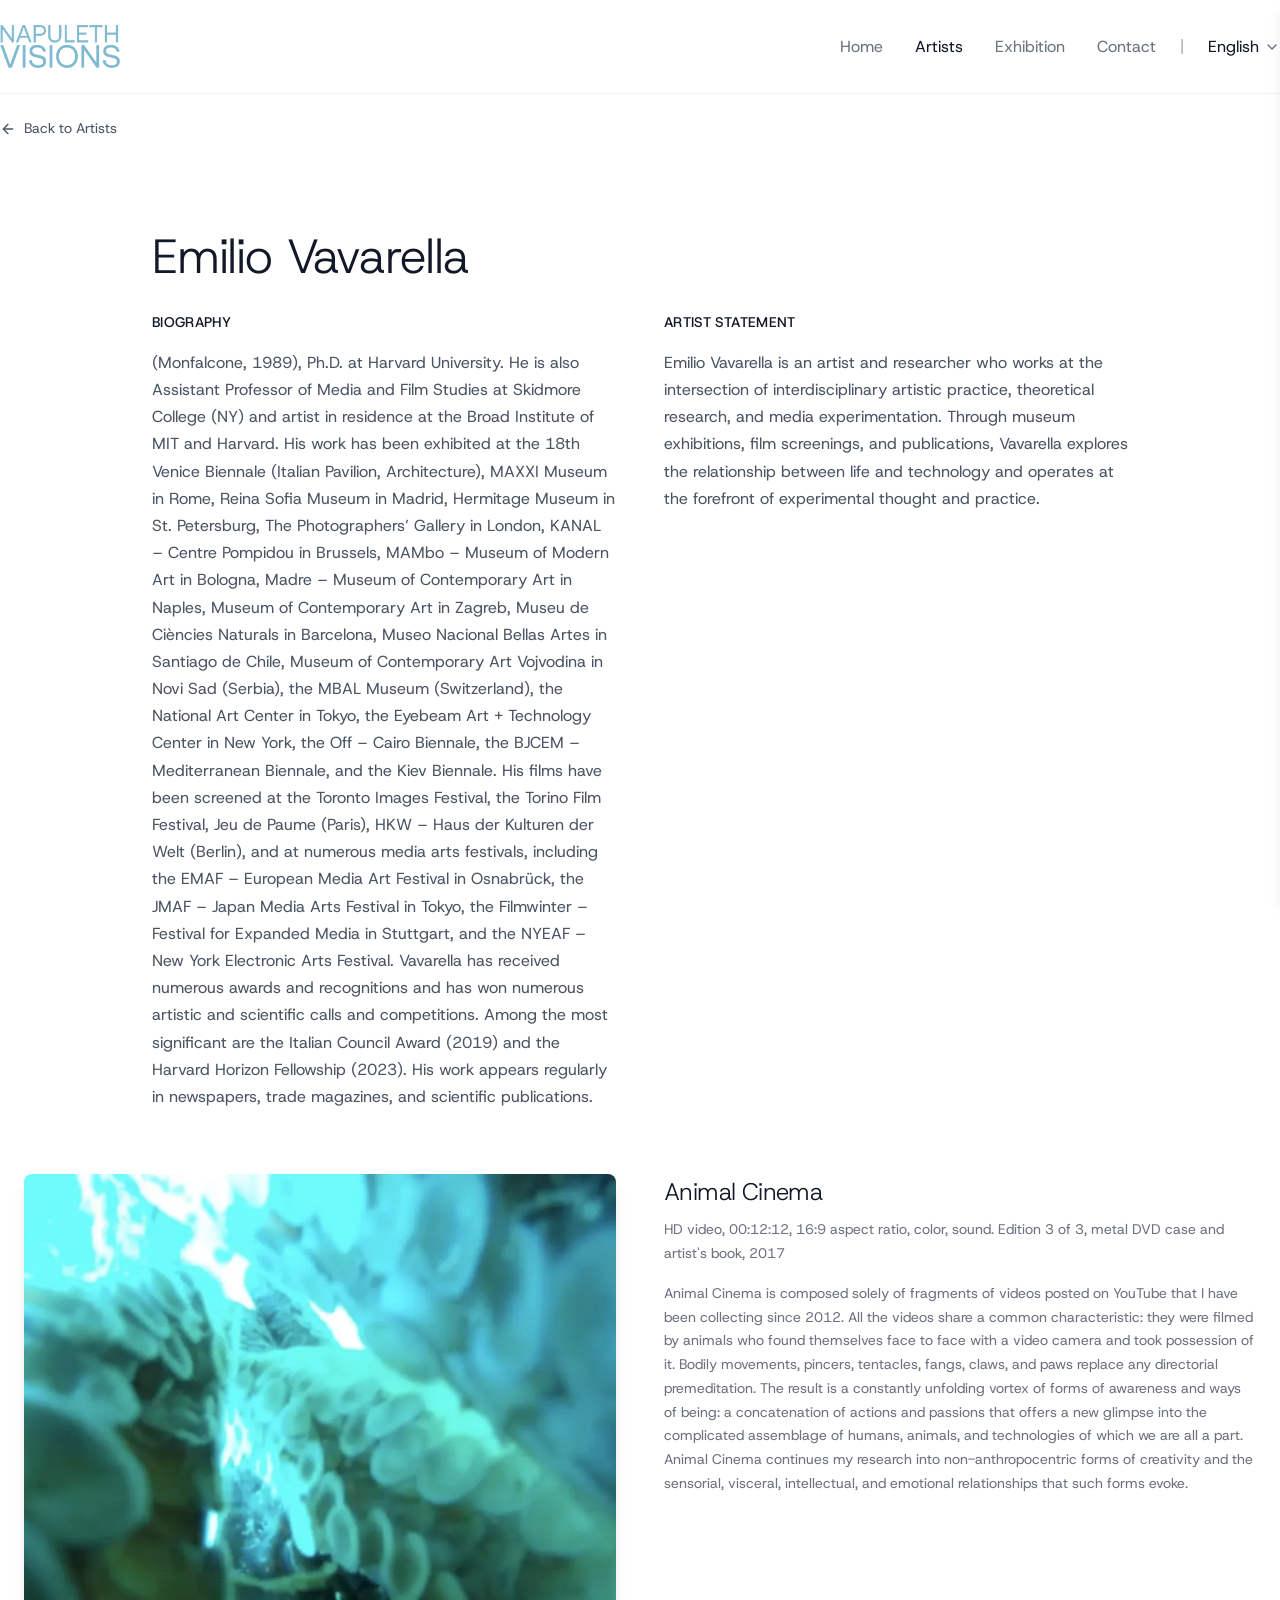
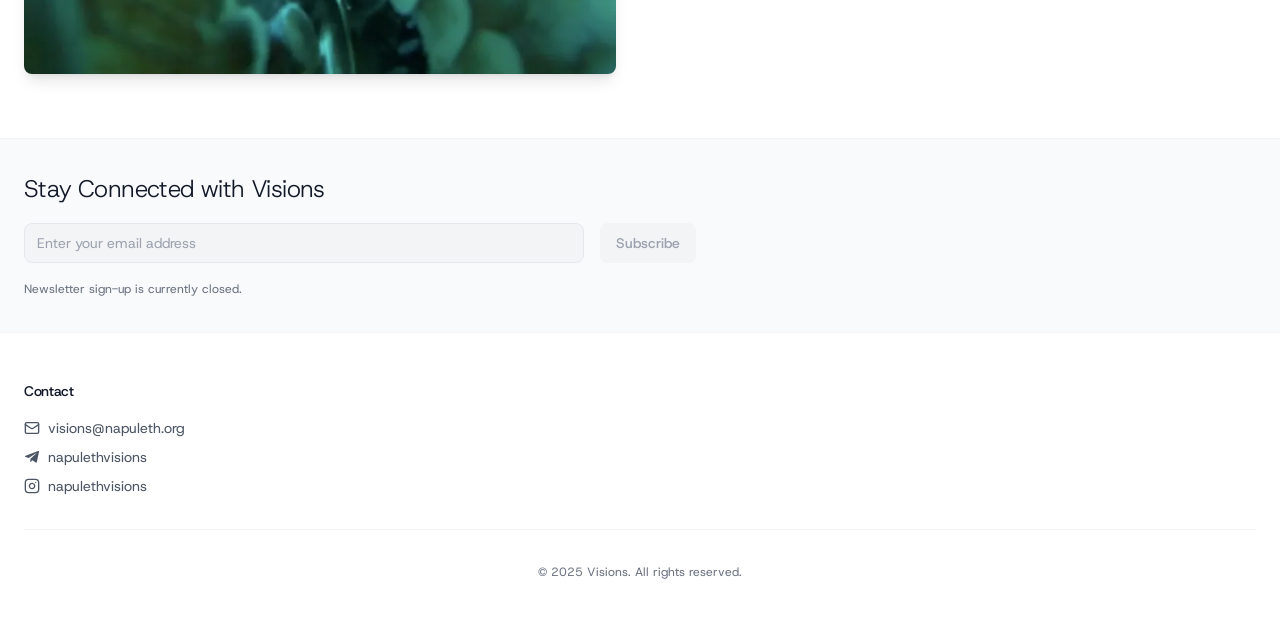
<file: artist/EmilioVavarella.html>
<!doctype html>
<html lang="en" data-lang="en">
<head>
  <meta charset="utf-8">
  <meta name="viewport" content="width=device-width, initial-scale=1">
  <title data-it="Emilio Vavarella — Visions">Emilio Vavarella — Visions</title>
  <meta name="description" content="Emilio Vavarella in Foresta di Cristallo, Chapter 1 of Visions, Villa Doria D&#x27;Angri, Naples.">
  <link rel="icon" href="../assets/images/logo.webp">
  <link rel="preload" href="../assets/fonts/host-grotesk-latin-normal.woff2" as="font" type="font/woff2" crossorigin>
  <link rel="stylesheet" href="../assets/css/site.css">
</head>
<body>
  <div class="page">
      <header class="site-header">
        <div class="container site-header__inner">
          <a class="site-header__logo" href="../index.html">
            <img src="../assets/images/logo.webp" alt="Visions" width="120" height="100">
          </a>
          <div class="site-header__right">
            <nav class="site-nav">
            <a href="../index.html"><span lang="en">Home</span><span lang="it">Home</span></a>
            <a href="../artists.html" aria-current="page"><span lang="en">Artists</span><span lang="it">Artisti</span></a>
            <a href="../exhibition.html"><span lang="en">Exhibition</span><span lang="it">Mostra</span></a>
            <a href="../contact.html"><span lang="en">Contact</span><span lang="it">Contatti</span></a>
            </nav>
            <p class="nav-sep" aria-hidden="true">|</p>
            <div class="lang-switch">
              <label class="sr-only" for="lang-select"><span lang="en">Language</span><span lang="it">Lingua</span></label>
              <select id="lang-select">
                <option value="en">English</option>
                <option value="it">Italiano</option>
              </select>
            </div>
            <button class="menu-btn" type="button" aria-label="Menu" aria-controls="mobile-menu">
              <svg class="icon" viewBox="0 0 24 24" fill="none" stroke="currentColor" stroke-width="2" stroke-linecap="round" stroke-linejoin="round" aria-hidden="true"><line x1="4" x2="20" y1="12" y2="12"/><line x1="4" x2="20" y1="6" y2="6"/><line x1="4" x2="20" y1="18" y2="18"/></svg>
            </button>
          </div>
        </div>
      </header>

      <div class="container back-nav">
        <a href="../artists.html"><svg class="icon" viewBox="0 0 24 24" fill="none" stroke="currentColor" stroke-width="2" stroke-linecap="round" stroke-linejoin="round" aria-hidden="true"><path d="m12 19-7-7 7-7"/><path d="M19 12H5"/></svg><span lang="en">Back to Artists</span><span lang="it">Torna agli Artisti</span></a>
      </div>

      <section class="artist-intro">
        <div class="container artist-intro__inner">
          <h1>Emilio Vavarella</h1>
          <div class="artist-intro__cols">
            <div>
              <h3><span lang="en">Biography</span><span lang="it">Biografia</span></h3>
              <p><span lang="en">(Monfalcone, 1989), Ph.D. at Harvard University. He is also Assistant Professor of Media and Film Studies at Skidmore College (NY) and artist in residence at the Broad Institute of MIT and Harvard. His work has been exhibited at the 18th Venice Biennale (Italian Pavilion, Architecture), MAXXI Museum in Rome, Reina Sofia Museum in Madrid, Hermitage Museum in St. Petersburg, The Photographers’ Gallery in London, KANAL – Centre Pompidou in Brussels, MAMbo – Museum of Modern Art in Bologna, Madre – Museum of Contemporary Art in Naples, Museum of Contemporary Art in Zagreb, Museu de Ciències Naturals in Barcelona, Museo Nacional Bellas Artes in Santiago de Chile, Museum of Contemporary Art Vojvodina in Novi Sad (Serbia), the MBAL Museum (Switzerland), the National Art Center in Tokyo, the Eyebeam Art + Technology Center in New York, the Off – Cairo Biennale, the BJCEM – Mediterranean Biennale, and the Kiev Biennale. His films have been screened at the Toronto Images Festival, the Torino Film Festival, Jeu de Paume (Paris), HKW – Haus der Kulturen der Welt (Berlin), and at numerous media arts festivals, including the EMAF – European Media Art Festival in Osnabrück, the JMAF – Japan Media Arts Festival in Tokyo, the Filmwinter – Festival for Expanded Media in Stuttgart, and the NYEAF – New York Electronic Arts Festival. Vavarella has received numerous awards and recognitions and has won numerous artistic and scientific calls and competitions. Among the most significant are the Italian Council Award (2019) and the Harvard Horizon Fellowship (2023). His work appears regularly in newspapers, trade magazines, and scientific publications.</span><span lang="it">(Monfalcone, 1989), Ph.D. presso la Harvard University. Egli è inoltre Assistant Professor of Media and Film Studies allo Skidmore College (NY) e artista in residenza presso il Broad Institute di MIT e Harvard. Il suo lavoro è stato esposto alla 18ma Biennale di Venezia (Padiglione Italia, Architettura), Museo MAXXI di Roma, Museo Reina Sofia di Madrid, Museo dell’Hermitage di S. Pietroburgo, The Photographers’ Gallery di Londra, KANAL – Centre Pompidou a Bruxelles, MAMbo – Museo d’Arte Moderna di Bologna, Madre – Museo d’Arte Contemporanea di Napoli, Museum of Contemporary Art di Zagabria, Museu de Ciències Naturals di Barcellona, Museo Nacional Bellas Artes di Santiago del Cile, Museum of Contemporary Art Vojvodina di Novi Sad (Serbia), il Museo MBAL (Svizzera), il National Art Center di Tokyo, l’Eyebeam Art + Technology Center di New York, la Off – Biennale de Il Cairo, la BJCEM – Biennale del Mediterraneo, e la Biennale di Kiev. I suoi film sono stati proiettati presso il Toronto Images Festival, il Torino Film Festival, Jeu de Paume (Parigi), HKW – Haus der Kulturen der Welt (Berlino), e in molteplici festival di arti mediali, tra cui l’EMAF – European Media Art Festival di Osnabrück, il JMAF – Japan Media Arts Festival di Tokyo, il Filmwinter – Festival for Expanded Media di Stoccarda, e il NYEAF – New York Electronic Arts Festival. Vavarella è stato insignito di numerosi premi e riconoscimenti ed è stato vincitore di numerosi bandi e competizioni artistiche e scientifiche. Tra i più significativi si segnalano l’Italian Council Award (2019) e l’Harvard Horizon Fellowship (2023). Il suo lavoro appare regolarmente su quotidiani, riviste di settore e pubblicazioni scientifiche.</span></p>
            </div>
            <div>
              <h3><span lang="en">Artist Statement</span><span lang="it">Artist Statement</span></h3>
              <p><span lang="en">Emilio Vavarella is an artist and researcher who works at the intersection of interdisciplinary artistic practice, theoretical research, and media experimentation. Through museum exhibitions, film screenings, and publications, Vavarella explores the relationship between life and technology and operates at the forefront of experimental thought and practice.</span><span lang="it">Emilio Vavarella è un artista e ricercatore che lavora all&#x27;intersezione tra pratica artistica interdisciplinare, ricerca teorica e sperimentazione mediatica. Attraverso mostre museali, proiezioni cinematografiche e pubblicazioni, Vavarella esplora il rapporto tra vita e tecnologia e opera all&#x27;avanguardia nel pensiero e nella prassi sperimentale.</span></p>
            </div>
          </div>
        </div>
      </section>

      <section class="container works">
          <article class="work">
            <div class="work__media">
              <div class="card card--shadow">
                <img src="../assets/images/artworks/EmilioVavarella/1.webp" alt="Animal Cinema" loading="lazy">
              </div>
            </div>
            <div class="work__copy">
              <h3>Animal Cinema</h3>
              <p><span lang="en">HD video, 00:12:12, 16:9 aspect ratio, color, sound. Edition 3 of 3, metal DVD case and artist&#x27;s book, 2017</span><span lang="it">Video in HD, 00:12:12, formato 16:9, colori, suono. edizione 3 di 3, custodia in metallo per DVD e libro d&#x27;artista, 2017</span></p>
              <p><span lang="en">Animal Cinema is composed solely of fragments of videos posted on YouTube that I have been collecting since 2012. All the videos share a common characteristic: they were filmed by animals who found themselves face to face with a video camera and took possession of it. Bodily movements, pincers, tentacles, fangs, claws, and paws replace any directorial premeditation. The result is a constantly unfolding vortex of forms of awareness and ways of being: a concatenation of actions and passions that offers a new glimpse into the complicated assemblage of humans, animals, and technologies of which we are all a part. Animal Cinema continues my research into non-anthropocentric forms of creativity and the sensorial, visceral, intellectual, and emotional relationships that such forms evoke.</span><span lang="it">Animal Cinema è composto unicamente da frammenti di video postati su YouTube che ho collezionato a partire dal 2012. Tutti i video sono accomunati da una comune caratteristica: sono stati girati da animali che si sono trovati faccia a faccia con una videocamera e se ne sono impossessati. Movimenti di corpi, chele, tentacoli, zanne, artigli e zampe si sostituiscono a qualsiasi premeditazione registica. Il risultato è un vortice di forme di consapevolezza e modi di essere in continuo dispiegarsi: una concatenazione di azioni e passioni che apre un inedito spiraglio sul complicato assemblaggio di uomini, animali e tecnologie di cui noi tutti siamo parte. Animal Cinema continua la mia ricerca su forme di creatività non antropocentriche e sul rapporto sensoriale, viscerale, intellettivo ed emotivo, che tali forme evocano.</span></p>
            </div>
          </article>
      </section>

      <section class="newsletter-section">
        <div class="container">
          <div class="newsletter">
            <h2><span lang="en">Stay Connected with Visions</span><span lang="it">Rimani Connesso con Visions</span></h2>
            <form class="newsletter__form" onsubmit="return false;">
              <div>
                <label class="sr-only" for="newsletter-email"><span lang="en">Email address</span><span lang="it">Indirizzo email</span></label>
                <input class="input" id="newsletter-email" type="email" disabled
                       placeholder="Enter your email address"
                       data-ph-it="Inserisci il tuo indirizzo email">
              </div>
              <button class="btn btn--disabled" type="button" disabled aria-disabled="true">
                <span lang="en">Subscribe</span><span lang="it">Iscriviti</span>
              </button>
            </form>
            <p class="newsletter__note"><span lang="en">Newsletter sign-up is currently closed.</span><span lang="it">Le iscrizioni alla newsletter sono attualmente chiuse.</span></p>
          </div>
        </div>
      </section>

      <footer class="site-footer">
        <div class="container">
          <div class="site-footer__cols">
            <div>
              <h4><span lang="en">Contact</span><span lang="it">Contatti</span></h4>
              <div class="footer-links">
                <a href="mailto:visions@napuleth.org"><svg class="icon" viewBox="0 0 24 24" fill="none" stroke="currentColor" stroke-width="2" stroke-linecap="round" stroke-linejoin="round" aria-hidden="true"><rect width="20" height="16" x="2" y="4" rx="2"/><path d="m22 7-8.97 5.7a1.94 1.94 0 0 1-2.06 0L2 7"/></svg><span>visions@napuleth.org</span></a>
                <a href="https://t.me/+yAnPodng62NhMGNk" target="_blank" rel="noopener noreferrer"><svg class="icon" viewBox="0 0 448 512" fill="currentColor" aria-hidden="true"><path d="M446.7 98.6l-67.6 318.8c-5.1 22.5-18.4 28.1-37.3 17.5l-103-75.9-49.7 47.8c-5.5 5.5-10.1 10.1-20.7 10.1l7.4-104.9 190.9-172.5c8.3-7.4-1.8-11.5-12.8-4.1L117.8 284 16.2 252.2c-22.1-6.9-22.5-22.1 4.6-32.7L418.2 66.4c18.4-6.9 34.5 4.1 28.5 32.2z"/></svg><span>napulethvisions</span></a>
                <a href="https://www.instagram.com/napuleth.visions/#" target="_blank" rel="noopener noreferrer"><svg class="icon" viewBox="0 0 24 24" fill="none" stroke="currentColor" stroke-width="2" stroke-linecap="round" stroke-linejoin="round" aria-hidden="true"><rect width="20" height="20" x="2" y="2" rx="5" ry="5"/><path d="M16 11.37A4 4 0 1 1 12.63 8 4 4 0 0 1 16 11.37z"/><line x1="17.5" x2="17.51" y1="6.5" y2="6.5"/></svg><span>napulethvisions</span></a>
              </div>
            </div>
          </div>
          <div class="site-footer__bottom">
            <p><span lang="en">© 2025 Visions. All rights reserved.</span><span lang="it">© 2025 Visions. Tutti i diritti riservati.</span></p>
          </div>
        </div>
      </footer>
  </div>
    <div class="menu-scrim"></div>
    <nav class="menu-panel" id="mobile-menu" aria-hidden="true">
      <div class="menu-panel__head">
        <img src="../assets/images/logo.webp" alt="Visions" width="80" height="80">
        <button class="menu-panel__close" type="button" aria-label="Close menu" data-menu-close>&times;</button>
      </div>
      <ul>
            <li><a href="../index.html" data-menu-close><span lang="en">Home</span><span lang="it">Home</span></a></li>
            <li aria-current="page"><a href="../artists.html" data-menu-close><span lang="en">Artists</span><span lang="it">Artisti</span></a><span class="menu-panel__dot"></span></li>
            <li><a href="../exhibition.html" data-menu-close><span lang="en">Exhibition</span><span lang="it">Mostra</span></a></li>
            <li><a href="../contact.html" data-menu-close><span lang="en">Contact</span><span lang="it">Contatti</span></a></li>
      </ul>
    </nav>
  <script src="../assets/js/site.js"></script>
</body>
</html>
</file>
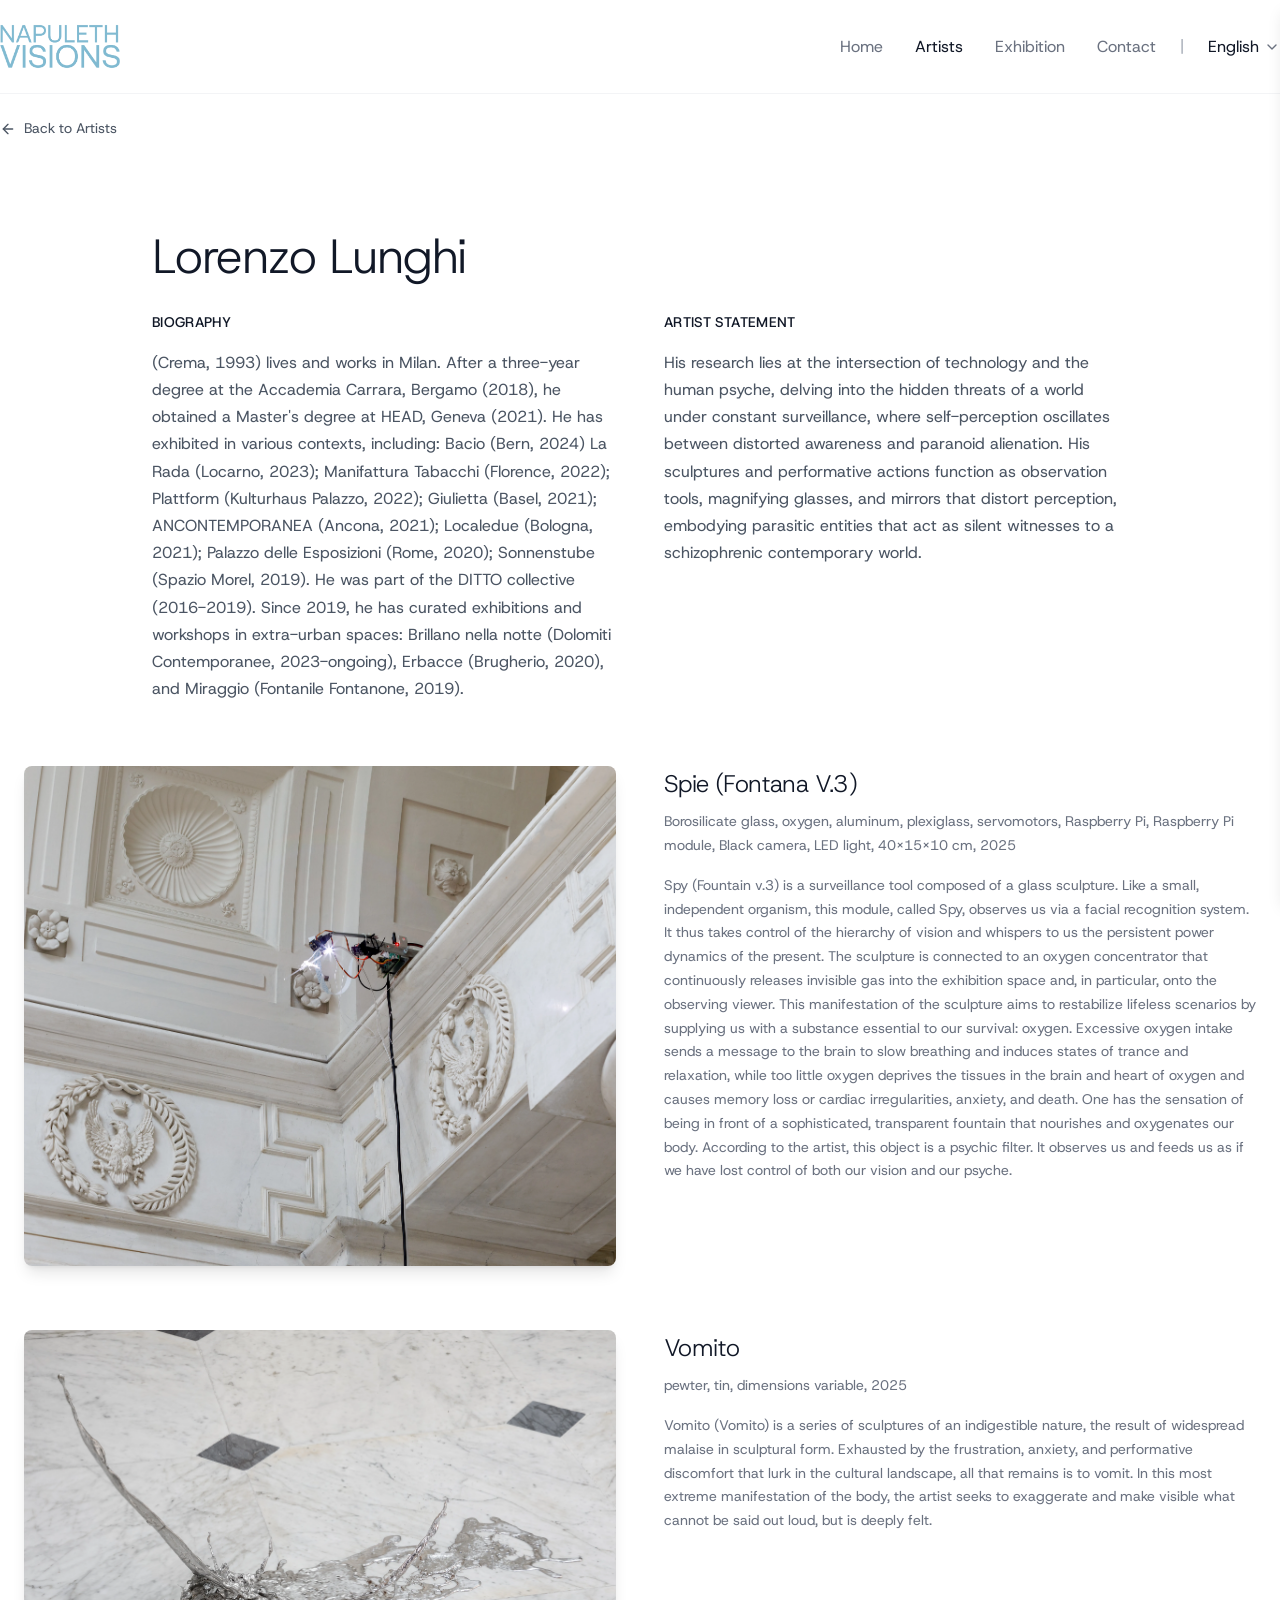
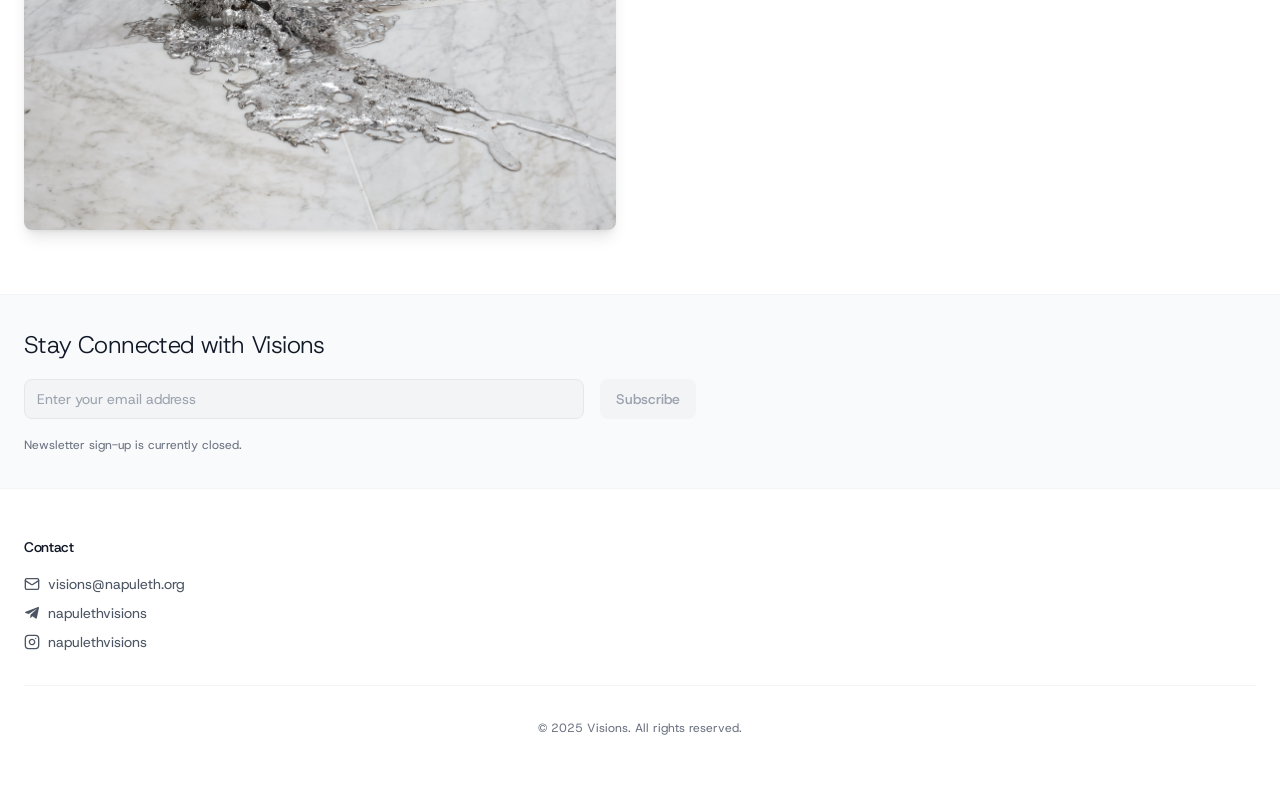
<file: artist/LorenzoLunghi.html>
<!doctype html>
<html lang="en" data-lang="en">
<head>
  <meta charset="utf-8">
  <meta name="viewport" content="width=device-width, initial-scale=1">
  <title data-it="Lorenzo Lunghi — Visions">Lorenzo Lunghi — Visions</title>
  <meta name="description" content="Lorenzo Lunghi in Foresta di Cristallo, Chapter 1 of Visions, Villa Doria D&#x27;Angri, Naples.">
  <link rel="icon" href="../assets/images/logo.webp">
  <link rel="preload" href="../assets/fonts/host-grotesk-latin-normal.woff2" as="font" type="font/woff2" crossorigin>
  <link rel="stylesheet" href="../assets/css/site.css">
</head>
<body>
  <div class="page">
      <header class="site-header">
        <div class="container site-header__inner">
          <a class="site-header__logo" href="../index.html">
            <img src="../assets/images/logo.webp" alt="Visions" width="120" height="100">
          </a>
          <div class="site-header__right">
            <nav class="site-nav">
            <a href="../index.html"><span lang="en">Home</span><span lang="it">Home</span></a>
            <a href="../artists.html" aria-current="page"><span lang="en">Artists</span><span lang="it">Artisti</span></a>
            <a href="../exhibition.html"><span lang="en">Exhibition</span><span lang="it">Mostra</span></a>
            <a href="../contact.html"><span lang="en">Contact</span><span lang="it">Contatti</span></a>
            </nav>
            <p class="nav-sep" aria-hidden="true">|</p>
            <div class="lang-switch">
              <label class="sr-only" for="lang-select"><span lang="en">Language</span><span lang="it">Lingua</span></label>
              <select id="lang-select">
                <option value="en">English</option>
                <option value="it">Italiano</option>
              </select>
            </div>
            <button class="menu-btn" type="button" aria-label="Menu" aria-controls="mobile-menu">
              <svg class="icon" viewBox="0 0 24 24" fill="none" stroke="currentColor" stroke-width="2" stroke-linecap="round" stroke-linejoin="round" aria-hidden="true"><line x1="4" x2="20" y1="12" y2="12"/><line x1="4" x2="20" y1="6" y2="6"/><line x1="4" x2="20" y1="18" y2="18"/></svg>
            </button>
          </div>
        </div>
      </header>

      <div class="container back-nav">
        <a href="../artists.html"><svg class="icon" viewBox="0 0 24 24" fill="none" stroke="currentColor" stroke-width="2" stroke-linecap="round" stroke-linejoin="round" aria-hidden="true"><path d="m12 19-7-7 7-7"/><path d="M19 12H5"/></svg><span lang="en">Back to Artists</span><span lang="it">Torna agli Artisti</span></a>
      </div>

      <section class="artist-intro">
        <div class="container artist-intro__inner">
          <h1>Lorenzo Lunghi</h1>
          <div class="artist-intro__cols">
            <div>
              <h3><span lang="en">Biography</span><span lang="it">Biografia</span></h3>
              <p><span lang="en">(Crema, 1993) lives and works in Milan. After a three-year degree at the Accademia Carrara, Bergamo (2018), he obtained a Master&#x27;s degree at HEAD, Geneva (2021). He has exhibited in various contexts, including: Bacio (Bern, 2024) La Rada (Locarno, 2023); Manifattura Tabacchi (Florence, 2022); Plattform (Kulturhaus Palazzo, 2022); Giulietta (Basel, 2021); ANCONTEMPORANEA (Ancona, 2021); Localedue (Bologna, 2021); Palazzo delle Esposizioni (Rome, 2020); Sonnenstube (Spazio Morel, 2019). He was part of the DITTO collective (2016-2019). Since 2019, he has curated exhibitions and workshops in extra-urban spaces: Brillano nella notte (Dolomiti Contemporanee, 2023-ongoing), Erbacce (Brugherio, 2020), and Miraggio (Fontanile Fontanone, 2019).</span><span lang="it">(Crema, 1993) vive e lavora a Milano. Dopo il Triennio presso Accademia Carrara, Bergamo (2018), consegue il Master presso HEAD, Ginevra (2021). Ha esposto in diversi contesti, fra cui: Bacio (Berna, 2024) La Rada (Locarno, 2023); Manifattura Tabacchi (Firenze, 2022); Plattform (Kulturhaus Palazzo, 2022); Giulietta (Basilea, 2021); ANCONTEMPORANEA (Ancona, 2021); Localedue (Bologna, 2021); Palazzo delle Esposizioni (Roma, 2020); Sonnenstube (Spazio Morel, 2019). Ha fatto parte del collettivo DITTO (2016-2019). Dal 2019 cura mostre e workshop in spazi extraurbani: Brillano nella notte (Dolomiti Contemporanee, 2023-ongoing) Erbacce (Brugherio, 2020); Miraggio (Fontanile Fontanone, 2019).</span></p>
            </div>
            <div>
              <h3><span lang="en">Artist Statement</span><span lang="it">Artist Statement</span></h3>
              <p><span lang="en">His research lies at the intersection of technology and the human psyche, delving into the hidden threats of a world under constant surveillance, where self-perception oscillates between distorted awareness and paranoid alienation. His sculptures and performative actions function as observation tools, magnifying glasses, and mirrors that distort perception, embodying parasitic entities that act as silent witnesses to a schizophrenic contemporary world.</span><span lang="it">La sua ricerca si colloca nell’intersezione tra tecnologia e psiche umana, scavando tra le minacce nascoste di un mondo sotto costante sorveglianza, dove la percezione del sé oscilla tra consapevolezza distorta e alienazione paranoica. Le sue sculture e azioni performative operano come strumenti di osservazione, lenti d’ingrandimento e specchi che deformano la percezione, incarnando entità parassite che agiscono come testimoni silenziosi di una contemporaneità schizofrenica.</span></p>
            </div>
          </div>
        </div>
      </section>

      <section class="container works">
          <article class="work">
            <div class="work__media">
              <div class="card card--shadow">
                <img src="../assets/images/artworks/LorenzoLunghi/1.webp" alt="Spie (Fontana V.3)" loading="lazy">
              </div>
            </div>
            <div class="work__copy">
              <h3>Spie (Fontana V.3)</h3>
              <p><span lang="en">Borosilicate glass, oxygen, aluminum, plexiglass, servomotors, Raspberry Pi, Raspberry Pi module, Black camera, LED light, 40x15x10 cm, 2025</span><span lang="it">Vetro Borosilicato, Ossigeno, Alluminio, Plexiglass, Servomotori, Raspberry Pi, Raspberry Modulo, Telecamera 3 Noir, Luce a leD, 40x15x10 cm, 2025</span></p>
              <p><span lang="en">Spy (Fountain v.3) is a surveillance tool composed of a glass sculpture. Like a small, independent organism, this module, called Spy, observes us via a facial recognition system. It thus takes control of the hierarchy of vision and whispers to us the persistent power dynamics of the present. The sculpture is connected to an oxygen concentrator that continuously releases invisible gas into the exhibition space and, in particular, onto the observing viewer. This manifestation of the sculpture aims to restabilize lifeless scenarios by supplying us with a substance essential to our survival: oxygen. Excessive oxygen intake sends a message to the brain to slow breathing and induces states of trance and relaxation, while too little oxygen deprives the tissues in the brain and heart of oxygen and causes memory loss or cardiac irregularities, anxiety, and death. One has the sensation of being in front of a sophisticated, transparent fountain that nourishes and oxygenates our body. According to the artist, this object is a psychic filter. It observes us and feeds us as if we have lost control of both our vision and our psyche.</span><span lang="it">Spia (Fontana v.3) è uno strumento di sorveglianza composto da una scultura di vetro. Come un piccolo organismo indipendente, questo modulo, denominato Spia, ci osserva tramite un sistema di riconoscimento facciale. Prende quindi il controllo della gerarchia della visione e ci sussurra le persistenti dinamiche di potere del presente. La scultura è collegata a un concentratore di ossigeno che rilascia continuamente gas invisibile nello spazio espositivo ed in particolare sullo spettatore che osserva. Questo manifestarsi della scultura ha la pretesa di ristabilizzare scenari privi di vita rifornendoci di una sostanza indispensabile per la nostra sopravvivenza, l’ossigeno. L’assunzione di un’eccessiva quantità di ossigeno invia un messaggio al cervello di rallentare la respirazione e induce stati di trans e rilassamento, mentre troppo poco ossigeno priva i tessuti nel cervello e nel cuore di ossigeno e causa perdita di memoria o irregolarità cardiache, ansia e morte. Si ha la sensazione di trovarsi di fronte ad una sofisticata e trasparente fontana che nutre e ossigena il nostro corpo. Questo oggetto secondo l’artista è un filtro psichico. Ci osserva e ci nutre come se avessimo perso il controllo sia della nostra visione che della nostra psiche.</span></p>
            </div>
          </article>
          <article class="work">
            <div class="work__media">
              <div class="card card--shadow">
                <img src="../assets/images/artworks/LorenzoLunghi/2.webp" alt="Vomito" loading="lazy">
              </div>
            </div>
            <div class="work__copy">
              <h3>Vomito</h3>
              <p><span lang="en">pewter, tin, dimensions variable, 2025</span><span lang="it">peltro, stagno, dimensioni variabili, 2025</span></p>
              <p><span lang="en">Vomito (Vomito) is a series of sculptures of an indigestible nature, the result of widespread malaise in sculptural form. Exhausted by the frustration, anxiety, and performative discomfort that lurk in the cultural landscape, all that remains is to vomit. In this most extreme manifestation of the body, the artist seeks to exaggerate and make visible what cannot be said out loud, but is deeply felt.</span><span lang="it">Vomito è una serie di sculture di natura indigesta, frutto di malessere generalizzato in aspetto scultoreo. Esausto dalle situazioni di frustrazione, ansia e disagio performativo che si annidano nel panorama culturale, non resta che vomitare. In questa manifestazione del corpo più estrema, si cerca di esasperare e rendere visibile quello che non si può dire ad alta voce, ma che in fondo si pensa.</span></p>
            </div>
          </article>
      </section>

      <section class="newsletter-section">
        <div class="container">
          <div class="newsletter">
            <h2><span lang="en">Stay Connected with Visions</span><span lang="it">Rimani Connesso con Visions</span></h2>
            <form class="newsletter__form" onsubmit="return false;">
              <div>
                <label class="sr-only" for="newsletter-email"><span lang="en">Email address</span><span lang="it">Indirizzo email</span></label>
                <input class="input" id="newsletter-email" type="email" disabled
                       placeholder="Enter your email address"
                       data-ph-it="Inserisci il tuo indirizzo email">
              </div>
              <button class="btn btn--disabled" type="button" disabled aria-disabled="true">
                <span lang="en">Subscribe</span><span lang="it">Iscriviti</span>
              </button>
            </form>
            <p class="newsletter__note"><span lang="en">Newsletter sign-up is currently closed.</span><span lang="it">Le iscrizioni alla newsletter sono attualmente chiuse.</span></p>
          </div>
        </div>
      </section>

      <footer class="site-footer">
        <div class="container">
          <div class="site-footer__cols">
            <div>
              <h4><span lang="en">Contact</span><span lang="it">Contatti</span></h4>
              <div class="footer-links">
                <a href="mailto:visions@napuleth.org"><svg class="icon" viewBox="0 0 24 24" fill="none" stroke="currentColor" stroke-width="2" stroke-linecap="round" stroke-linejoin="round" aria-hidden="true"><rect width="20" height="16" x="2" y="4" rx="2"/><path d="m22 7-8.97 5.7a1.94 1.94 0 0 1-2.06 0L2 7"/></svg><span>visions@napuleth.org</span></a>
                <a href="https://t.me/+yAnPodng62NhMGNk" target="_blank" rel="noopener noreferrer"><svg class="icon" viewBox="0 0 448 512" fill="currentColor" aria-hidden="true"><path d="M446.7 98.6l-67.6 318.8c-5.1 22.5-18.4 28.1-37.3 17.5l-103-75.9-49.7 47.8c-5.5 5.5-10.1 10.1-20.7 10.1l7.4-104.9 190.9-172.5c8.3-7.4-1.8-11.5-12.8-4.1L117.8 284 16.2 252.2c-22.1-6.9-22.5-22.1 4.6-32.7L418.2 66.4c18.4-6.9 34.5 4.1 28.5 32.2z"/></svg><span>napulethvisions</span></a>
                <a href="https://www.instagram.com/napuleth.visions/#" target="_blank" rel="noopener noreferrer"><svg class="icon" viewBox="0 0 24 24" fill="none" stroke="currentColor" stroke-width="2" stroke-linecap="round" stroke-linejoin="round" aria-hidden="true"><rect width="20" height="20" x="2" y="2" rx="5" ry="5"/><path d="M16 11.37A4 4 0 1 1 12.63 8 4 4 0 0 1 16 11.37z"/><line x1="17.5" x2="17.51" y1="6.5" y2="6.5"/></svg><span>napulethvisions</span></a>
              </div>
            </div>
          </div>
          <div class="site-footer__bottom">
            <p><span lang="en">© 2025 Visions. All rights reserved.</span><span lang="it">© 2025 Visions. Tutti i diritti riservati.</span></p>
          </div>
        </div>
      </footer>
  </div>
    <div class="menu-scrim"></div>
    <nav class="menu-panel" id="mobile-menu" aria-hidden="true">
      <div class="menu-panel__head">
        <img src="../assets/images/logo.webp" alt="Visions" width="80" height="80">
        <button class="menu-panel__close" type="button" aria-label="Close menu" data-menu-close>&times;</button>
      </div>
      <ul>
            <li><a href="../index.html" data-menu-close><span lang="en">Home</span><span lang="it">Home</span></a></li>
            <li aria-current="page"><a href="../artists.html" data-menu-close><span lang="en">Artists</span><span lang="it">Artisti</span></a><span class="menu-panel__dot"></span></li>
            <li><a href="../exhibition.html" data-menu-close><span lang="en">Exhibition</span><span lang="it">Mostra</span></a></li>
            <li><a href="../contact.html" data-menu-close><span lang="en">Contact</span><span lang="it">Contatti</span></a></li>
      </ul>
    </nav>
  <script src="../assets/js/site.js"></script>
</body>
</html>
</file>
<file: assets/css/site.css>
/* ==========================================================================
   Visions — static site styles
   Ported from the original Next.js + Tailwind build; the visual design
   (editorial white, light weights, gray scale) is preserved 1:1.
   ========================================================================== */

/* ---------- Font (self-hosted, variable 300–800) ---------- */
@font-face {
  font-family: "Host Grotesk";
  font-style: normal;
  font-weight: 300 800;
  font-display: swap;
  src: url("../fonts/host-grotesk-latin-normal.woff2") format("woff2");
  unicode-range: U+0000-00FF, U+0131, U+0152-0153, U+02BB-02BC, U+02C6, U+02DA,
    U+02DC, U+0304, U+0308, U+0329, U+2000-206F, U+20AC, U+2122, U+2191, U+2193,
    U+2212, U+2215, U+FEFF, U+FFFD;
}
@font-face {
  font-family: "Host Grotesk";
  font-style: normal;
  font-weight: 300 800;
  font-display: swap;
  src: url("../fonts/host-grotesk-latin-ext-normal.woff2") format("woff2");
  unicode-range: U+0100-02BA, U+02BD-02C5, U+02C7-02CC, U+02CE-02D7, U+02DD-02FF,
    U+0304, U+0308, U+0329, U+1D00-1DBF, U+1E00-1E9F, U+1EF2-1EFF, U+2020,
    U+20A0-20AB, U+20AD-20C0, U+2113, U+2C60-2C7F, U+A720-A7FF;
}
@font-face {
  font-family: "Host Grotesk";
  font-style: italic;
  font-weight: 300 800;
  font-display: swap;
  src: url("../fonts/host-grotesk-latin-italic.woff2") format("woff2");
  unicode-range: U+0000-00FF, U+0131, U+0152-0153, U+02BB-02BC, U+02C6, U+02DA,
    U+02DC, U+0304, U+0308, U+0329, U+2000-206F, U+20AC, U+2122, U+2191, U+2193,
    U+2212, U+2215, U+FEFF, U+FFFD;
}
@font-face {
  font-family: "Host Grotesk";
  font-style: italic;
  font-weight: 300 800;
  font-display: swap;
  src: url("../fonts/host-grotesk-latin-ext-italic.woff2") format("woff2");
  unicode-range: U+0100-02BA, U+02BD-02C5, U+02C7-02CC, U+02CE-02D7, U+02DD-02FF,
    U+0304, U+0308, U+0329, U+1D00-1DBF, U+1E00-1E9F, U+1EF2-1EFF, U+2020,
    U+20A0-20AB, U+20AD-20C0, U+2113, U+2C60-2C7F, U+A720-A7FF;
}

/* ---------- Tokens ---------- */
:root {
  --gray-50: #f9fafb;
  --gray-100: #f3f4f6;
  --gray-200: #e5e7eb;
  --gray-300: #d1d5db;
  --gray-400: #9ca3af;
  --gray-500: #6b7280;
  --gray-600: #4b5563;
  --gray-700: #374151;
  --gray-800: #1f2937;
  --gray-900: #111827;
  --radius: 0.5rem;
  --shadow-sm: 0 1px 2px 0 rgb(0 0 0 / 0.05);
  --shadow-lg: 0 10px 15px -3px rgb(0 0 0 / 0.1), 0 4px 6px -4px rgb(0 0 0 / 0.1);
  --container: 80rem;
  --gutter: 1.5rem;
}

/* ---------- Reset ---------- */
*,
*::before,
*::after {
  box-sizing: border-box;
  border: 0 solid var(--gray-200);
}
html {
  -webkit-text-size-adjust: 100%;
}
body {
  margin: 0;
  min-height: 100vh;
  background: #fff;
  color: var(--gray-900);
  font-family: "Host Grotesk", ui-sans-serif, system-ui, -apple-system,
    "Segoe UI", Roboto, Helvetica, Arial, sans-serif;
  font-size: 1rem;
  line-height: 1.5;
  font-feature-settings: "rlig" 1, "calt" 1;
  -webkit-font-smoothing: antialiased;
}
img,
svg {
  display: block;
  max-width: 100%;
}
a {
  color: inherit;
  text-decoration: none;
}
h1,
h2,
h3,
h4,
h5,
h6 {
  margin: 0;
  font-weight: 300;
  letter-spacing: -0.025em;
}
p {
  margin: 0;
  line-height: 1.7;
}
ul {
  margin: 0;
  padding: 0;
  list-style: none;
}
button {
  font: inherit;
  color: inherit;
  background: none;
  cursor: pointer;
}
:focus-visible {
  outline: 2px solid var(--gray-900);
  outline-offset: 2px;
}

/* ---------- Layout helpers ---------- */
.page {
  min-height: 100vh;
  background: #fff;
}
.container {
  max-width: var(--container);
  margin: 0 auto;
  padding-left: var(--gutter);
  padding-right: var(--gutter);
}
.icon {
  width: 1rem;
  height: 1rem;
  flex: none;
}
.icon-lg {
  width: 1.25rem;
  height: 1.25rem;
  flex: none;
}

/* ---------- Language switching (CSS-driven, English by default) ---------- */
/* Scoped to spans on purpose: a bare [lang="it"] would also match the <html>
   element once the switcher sets it, and hide the entire document. */
span[lang="it"] {
  display: none;
}
html[data-lang="it"] span[lang="it"] {
  display: inline;
}
html[data-lang="it"] span[lang="en"] {
  display: none;
}

/* ==========================================================================
   Header
   ========================================================================== */
.site-header {
  border-bottom: 1px solid var(--gray-100);
}
.site-header__inner {
  display: flex;
  align-items: center;
  justify-content: space-between;
  padding: 1.5rem 0;
}
.site-header__logo img {
  width: 120px;
  height: auto;
}
.site-header__right {
  display: flex;
  align-items: center;
  justify-content: flex-end;
  gap: 1.5rem;
}
.site-nav {
  display: none;
  gap: 2rem;
}
.site-nav a {
  color: var(--gray-500);
  transition: color 0.15s;
}
.site-nav a:hover {
  color: var(--gray-900);
}
.site-nav a[aria-current="page"] {
  color: var(--gray-900);
}
.nav-sep {
  display: none;
  font-size: 1.125rem;
  font-weight: 300;
  color: var(--gray-400);
}
.lang-switch select {
  font: inherit;
  color: inherit;
  background: transparent;
  border: 0;
  padding: 0 1.25rem 0 0;
  cursor: pointer;
  appearance: none;
  background-image: url("data:image/svg+xml,%3Csvg xmlns='http://www.w3.org/2000/svg' viewBox='0 0 24 24' fill='none' stroke='%236b7280' stroke-width='2' stroke-linecap='round' stroke-linejoin='round'%3E%3Cpath d='m6 9 6 6 6-6'/%3E%3C/svg%3E");
  background-repeat: no-repeat;
  background-position: right center;
  background-size: 1rem;
}
.menu-btn {
  display: flex;
  align-items: center;
  padding: 0.25rem 0.5rem;
}
.menu-btn svg {
  width: 2rem;
  height: 2rem;
}
@media (min-width: 768px) {
  .site-nav {
    display: flex;
  }
}
@media (min-width: 1024px) {
  .nav-sep {
    display: block;
  }
  .menu-btn {
    display: none;
  }
}

/* ==========================================================================
   Buttons / badges / cards
   ========================================================================== */
.btn {
  display: inline-flex;
  align-items: center;
  justify-content: center;
  gap: 0.5rem;
  height: 2.5rem;
  padding: 0.5rem 1rem;
  border-radius: var(--radius);
  font-size: 0.875rem;
  font-weight: 500;
  white-space: nowrap;
  transition: background-color 0.15s, color 0.15s, border-color 0.15s;
}
.btn--primary {
  background: var(--gray-900);
  color: #fff;
}
.btn--primary:hover {
  background: var(--gray-800);
}
.btn--outline {
  border: 1px solid var(--gray-300);
  color: var(--gray-700);
  background: #fff;
}
.btn--outline:hover {
  background: var(--gray-50);
}
.btn--outline.on-gray:hover {
  background: var(--gray-100);
}
.btn--block {
  width: 100%;
}
.btn[disabled],
.btn--disabled {
  background: var(--gray-100);
  color: var(--gray-400);
  border-color: var(--gray-200);
  cursor: not-allowed;
  pointer-events: none;
}
.btn .icon {
  transition: transform 0.15s;
}
.btn:hover .icon--nudge {
  transform: translateX(0.25rem);
}

.badge {
  display: inline-flex;
  align-items: center;
  gap: 0.5rem;
  padding: 0.3rem 0.9rem;
  border: 1px solid var(--gray-900);
  border-radius: 9999px;
  background: var(--gray-900);
  color: #fff;
  font-size: 0.75rem;
  font-weight: 600;
}

.card {
  border-radius: var(--radius);
  background: #fff;
  overflow: hidden;
}
.card--shadow {
  box-shadow: var(--shadow-lg);
}
.card--flat {
  box-shadow: var(--shadow-sm);
}
.card--bordered {
  border: 1px solid var(--gray-100);
  padding: 1.5rem;
}

/* Shiny sweep (verbatim from the original globals.css) */
@keyframes shiny {
  0% {
    transform: translateX(-50%) skewX(-20deg);
    opacity: 0;
  }
  15% {
    opacity: 0.35;
  }
  50% {
    opacity: 0.6;
  }
  85% {
    opacity: 0.35;
  }
  100% {
    transform: translateX(250%) skewX(-20deg);
    opacity: 0;
  }
}
.shiny-button {
  position: relative;
  overflow: hidden;
}
.shiny-button::before {
  content: "";
  position: absolute;
  top: 0;
  bottom: 0;
  left: -40%;
  width: 100%;
  background: linear-gradient(
    120deg,
    transparent 0%,
    rgba(255, 255, 255, 0.28) 46%,
    rgba(255, 255, 255, 0.65) 50%,
    rgba(255, 255, 255, 0.28) 54%,
    transparent 100%
  );
  transform: translateX(0) skewX(-20deg);
  filter: blur(4px);
  opacity: 0;
  pointer-events: none;
}
.shiny-button:hover::before {
  animation: shiny 1.25s ease-in-out infinite;
}
.shiny-badge {
  position: relative;
  overflow: hidden;
}
.shiny-badge::before {
  content: "";
  position: absolute;
  top: 0;
  bottom: 0;
  left: -40%;
  width: 100%;
  background: linear-gradient(
    120deg,
    transparent 0%,
    rgba(255, 255, 255, 0.28) 46%,
    rgba(255, 255, 255, 0.65) 50%,
    rgba(255, 255, 255, 0.28) 54%,
    transparent 100%
  );
  border: solid 1px rgba(38, 38, 38, 1);
  transform: translateX(0) skewX(-20deg);
  filter: blur(4px);
  opacity: 1;
  animation: shiny 1.5s ease-in-out infinite;
  pointer-events: none;
}
@media (prefers-reduced-motion: reduce) {
  .shiny-badge::before,
  .shiny-button:hover::before {
    animation: none;
  }
}

/* ==========================================================================
   Home — hero
   ========================================================================== */
.hero {
  padding: 1.5rem 0;
}
.hero__grid {
  display: grid;
  gap: 4rem;
  align-items: center;
}
.hero__copy {
  display: flex;
  flex-direction: column;
  gap: 2rem;
  order: 2;
}
.hero__intro {
  display: flex;
  flex-direction: column;
  gap: 1rem;
}
.hero__chapter h2 {
  font-size: 1.125rem;
  font-weight: 500;
  margin-bottom: 0.5rem;
}
.hero__chapter p {
  color: var(--gray-600);
}
.hero__meta {
  margin-top: 2rem;
}
.hero__actions {
  display: flex;
  flex-direction: row;
  align-items: center;
  justify-content: center;
  gap: 1rem;
}
.hero__actions > a {
  width: 50%;
}
.hero__media {
  order: 1;
}
.hero__media img {
  width: 100%;
  height: 600px;
  object-fit: cover;
}
@media (min-width: 768px) {
  .hero {
    padding: 4rem 0;
  }
}
@media (min-width: 1024px) {
  .hero__grid {
    grid-template-columns: repeat(2, minmax(0, 1fr));
  }
  .hero__copy {
    order: 1;
  }
  .hero__media {
    order: 2;
  }
  .hero__actions {
    align-items: flex-start;
    justify-content: flex-start;
  }
  .hero__actions > a {
    width: auto;
  }
}

/* ==========================================================================
   Home — artists grid
   ========================================================================== */
.artists-strip {
  background: var(--gray-50);
  padding: 5rem 0;
}
.section-heading {
  text-align: center;
  margin-bottom: 4rem;
}
.section-heading h2 {
  font-size: 1.875rem;
}
.artist-grid {
  display: grid;
  gap: 2rem;
}
.artist-tile {
  display: block;
  border-radius: var(--radius);
  background: #fff;
  overflow: hidden;
  box-shadow: var(--shadow-sm);
  transition: box-shadow 0.3s;
}
.artist-tile:hover {
  box-shadow: var(--shadow-lg);
}
.artist-tile__media {
  aspect-ratio: 4 / 5;
  overflow: hidden;
}
.artist-tile__media img {
  width: 100%;
  height: 100%;
  object-fit: cover;
  filter: grayscale(1);
  transition: transform 0.5s;
}
.artist-tile:hover .artist-tile__media img {
  transform: scale(1.05);
}
.artist-tile__body {
  padding: 1.5rem;
}
.artist-tile__body h3 {
  font-size: 1.25rem;
  margin-bottom: 0.5rem;
}
.artist-tile__foot {
  display: flex;
  align-items: center;
  justify-content: space-between;
  font-size: 0.75rem;
  color: var(--gray-400);
}
.artist-tile__foot .icon {
  color: var(--gray-400);
  transition: color 0.15s, transform 0.15s;
}
.artist-tile:hover .artist-tile__foot .icon {
  color: var(--gray-600);
  transform: translateX(0.25rem);
}
.artists-strip__cta {
  text-align: center;
  margin-top: 3rem;
}
@media (min-width: 768px) {
  .artist-grid {
    grid-template-columns: repeat(2, minmax(0, 1fr));
  }
  .section-heading h2 {
    font-size: 2.25rem;
  }
}
@media (min-width: 1024px) {
  .artist-grid {
    grid-template-columns: repeat(4, minmax(0, 1fr));
  }
}

/* ==========================================================================
   Home — exhibition details
   ========================================================================== */
.details {
  padding: 5rem 0;
}
.details__grid {
  display: grid;
  gap: 4rem;
}
.details__media {
  position: relative;
  min-height: 40vh;
}
.details__media h2 {
  font-size: 1.875rem;
  margin-bottom: 2rem;
}
.details__media-frame {
  position: relative;
  min-height: 40vh;
  height: calc(100% - 4.5rem);
  border-radius: var(--radius);
  overflow: hidden;
}
.details__media-frame img {
  position: absolute;
  inset: 0;
  width: 100%;
  height: 100%;
  object-fit: cover;
}
.details__list h3 {
  font-size: 1.125rem;
  font-weight: 500;
  margin-bottom: 1rem;
}
.details__rows {
  display: flex;
  flex-direction: column;
  gap: 0.75rem;
  font-size: 0.875rem;
}
.details__row {
  display: flex;
  justify-content: space-between;
  gap: 1rem;
}
.details__row dt {
  color: var(--gray-500);
}
.details__row dd {
  margin: 0;
  text-align: right;
}
@media (min-width: 1024px) {
  .details__grid {
    grid-template-columns: repeat(2, minmax(0, 1fr));
  }
  .details__media {
    min-height: 28rem;
  }
  /* the right-hand column is short now that the purchase block is gone, so the
     image keeps its own height instead of collapsing to the grid row */
  .details__media-frame {
    min-height: 28rem;
  }
}

/* ==========================================================================
   Sponsors marquee
   ========================================================================== */
.sponsors-section {
  padding: 0.5rem 0;
}
.sponsors {
  position: relative;
  display: flex;
  flex-direction: column;
  align-items: center;
  gap: 0;
  padding: 0 0.5rem 0.5rem;
  overflow: hidden;
  background: #fff;
}
.sponsors__fade {
  position: absolute;
  inset-block: 0;
  width: 5vw;
  pointer-events: none;
  z-index: 10;
}
.sponsors__fade--left {
  left: 0;
  background: linear-gradient(to right, #fff, transparent);
}
.sponsors__fade--right {
  right: 0;
  background: linear-gradient(to left, #fff, transparent);
}
.sponsors h2 {
  position: relative;
  z-index: 20;
  font-size: 1.875rem;
  font-weight: 600;
}
.marquee {
  width: 100%;
  position: relative;
  z-index: 0;
  overflow: hidden;
}
.marquee__track {
  display: flex;
  width: max-content;
  animation: marquee 40s linear infinite;
}
.marquee:hover .marquee__track {
  animation-play-state: paused;
}
.marquee__group {
  display: flex;
  align-items: center;
  flex: none;
}
.marquee__group a {
  margin: 0 1.5rem;
  flex: none;
}
.marquee img {
  width: auto;
}
.sponsor--h24 img {
  height: 6rem;
}
.sponsor--h32 img {
  height: 8rem;
}
.sponsor--h52 img {
  height: 13rem;
}
.sponsor--h64 img {
  height: 16rem;
  filter: brightness(0);
}
@keyframes marquee {
  from {
    transform: translateX(0);
  }
  to {
    transform: translateX(-50%);
  }
}
@media (prefers-reduced-motion: reduce) {
  .marquee__track {
    animation: none;
  }
}
@media (min-width: 1024px) {
  .sponsors-section {
    padding: 2.5rem 0;
  }
  .sponsors {
    gap: 0.5rem;
    padding: 1.5rem 1rem 0;
  }
  .sponsors__fade {
    width: 6vw;
  }
}

/* ==========================================================================
   Newsletter (disabled) + footer
   ========================================================================== */
.newsletter-section {
  border-top: 1px solid var(--gray-100);
  background: var(--gray-50);
  padding: 2rem 0;
}
.newsletter {
  max-width: 42rem;
}
.newsletter h2 {
  font-size: 1.5rem;
  margin-bottom: 1rem;
}
.newsletter__form {
  display: flex;
  gap: 1rem;
}
.newsletter__form > div {
  flex: 1;
}
.newsletter__note {
  font-size: 0.75rem;
  color: var(--gray-500);
  margin-top: 1rem;
}
.input {
  display: flex;
  height: 2.5rem;
  width: 100%;
  border: 1px solid var(--gray-200);
  border-radius: var(--radius);
  padding: 0.5rem 0.75rem;
  font: inherit;
  font-size: 0.875rem;
  background: #fff;
  color: inherit;
}
.input::placeholder {
  color: var(--gray-400);
}
.input:focus {
  outline: none;
  border-color: var(--gray-900);
}
.input:disabled,
textarea.input:disabled {
  background: var(--gray-100);
  color: var(--gray-400);
  cursor: not-allowed;
}
textarea.input {
  height: auto;
  min-height: 80px;
  resize: vertical;
}
.sr-only {
  position: absolute;
  width: 1px;
  height: 1px;
  padding: 0;
  margin: -1px;
  overflow: hidden;
  clip: rect(0, 0, 0, 0);
  white-space: nowrap;
  border: 0;
}

.site-footer {
  border-top: 1px solid var(--gray-100);
  padding: 3rem 0;
}
.site-footer h4 {
  font-size: 0.875rem;
  font-weight: 500;
  margin-bottom: 1rem;
}
.site-footer__cols {
  display: grid;
  gap: 2rem;
}
.footer-links {
  display: flex;
  flex-direction: column;
  gap: 0.5rem;
  font-size: 0.875rem;
  color: var(--gray-600);
}
.footer-links a {
  display: flex;
  align-items: center;
  gap: 0.5rem;
}
.footer-links a:hover {
  color: var(--gray-900);
}
.site-footer__bottom {
  border-top: 1px solid var(--gray-100);
  margin-top: 2rem;
  padding-top: 2rem;
  text-align: center;
}
.site-footer__bottom p {
  font-size: 0.75rem;
  color: var(--gray-500);
}
@media (min-width: 768px) {
  .site-footer__cols {
    grid-template-columns: repeat(4, minmax(0, 1fr));
  }
}

/* ==========================================================================
   Sub-pages — shared
   ========================================================================== */
.back-nav {
  padding: 1.5rem 0;
}
.back-nav a {
  display: inline-flex;
  align-items: center;
  gap: 0.5rem;
  font-size: 0.875rem;
  color: var(--gray-600);
}
.back-nav a:hover {
  color: var(--gray-900);
}
.page-head {
  padding-bottom: 4rem;
}
.page-head__inner {
  max-width: 48rem;
}
.page-head h1 {
  font-size: 2.25rem;
  margin-bottom: 1.5rem;
}
.page-head p {
  font-size: 1.125rem;
  color: var(--gray-600);
}
@media (min-width: 768px) {
  .page-head h1 {
    font-size: 3rem;
    line-height: 1;
  }
}

/* ---------- Artists page ---------- */
.artist-rows {
  padding-bottom: 5rem;
  display: flex;
  flex-direction: column;
  gap: 5rem;
}
.artist-row {
  display: grid;
  gap: 3rem;
  align-items: center;
}
.artist-row__media img {
  width: 100%;
  height: 500px;
  object-fit: cover;
  filter: grayscale(1);
}
.artist-row__copy {
  display: flex;
  flex-direction: column;
  gap: 1.5rem;
  align-items: flex-start;
  margin-bottom: 5rem;
}
.artist-row__copy h2 {
  font-size: 1.875rem;
  margin-bottom: 0.5rem;
}
.artist-row__copy h5 {
  font-size: 1.25rem;
  margin-bottom: 0.5rem;
}
.artist-row__count {
  font-size: 0.875rem;
  color: var(--gray-500);
}
@media (min-width: 1024px) {
  .artist-row {
    grid-template-columns: repeat(2, minmax(0, 1fr));
  }
  .artist-row--flip .artist-row__media {
    grid-column-start: 2;
    grid-row-start: 1;
  }
  .artist-row--flip .artist-row__copy {
    grid-column-start: 1;
    grid-row-start: 1;
  }
}

/* ---------- Artist detail ---------- */
.artist-intro {
  padding: 4rem 0;
}
.artist-intro__inner {
  max-width: 64rem;
}
.artist-intro h1 {
  font-size: 2.25rem;
  margin-bottom: 1rem;
}
.artist-intro__cols {
  display: grid;
  gap: 3rem;
  margin-top: 2rem;
}
.artist-intro__cols h3 {
  font-size: 0.875rem;
  font-weight: 500;
  text-transform: uppercase;
  letter-spacing: 0.025em;
  margin-bottom: 1rem;
}
.artist-intro__cols p {
  color: var(--gray-600);
}
.works {
  padding-bottom: 4rem;
  display: grid;
  gap: 4rem;
}
.work {
  display: grid;
  gap: 3rem;
  align-items: start;
}
.work__media img {
  width: 100%;
  height: 500px;
  object-fit: cover;
}
.work__copy h3 {
  font-size: 1.5rem;
  margin-bottom: 0.5rem;
}
.work__copy p {
  font-size: 0.875rem;
  color: var(--gray-500);
  margin-bottom: 1rem;
}
.work__gallery {
  display: grid;
  grid-template-columns: repeat(2, minmax(0, 1fr));
  gap: 1rem;
  margin-top: 1rem;
}
.work__gallery img {
  width: 100%;
  height: 10rem;
  object-fit: cover;
  border-radius: var(--radius);
  box-shadow: var(--shadow-sm);
}
@media (min-width: 768px) {
  .artist-intro h1 {
    font-size: 3rem;
    line-height: 1;
  }
  .artist-intro__cols {
    grid-template-columns: repeat(2, minmax(0, 1fr));
  }
  .work {
    grid-template-columns: repeat(2, minmax(0, 1fr));
  }
  .work__gallery {
    grid-template-columns: repeat(4, minmax(0, 1fr));
  }
}

/* ---------- Exhibition page ---------- */
.exhibition-body {
  padding-bottom: 5rem;
}
.exhibition-body__grid {
  display: grid;
  gap: 3rem;
}
.exhibition-text {
  display: flex;
  flex-direction: column;
  gap: 1.5rem;
  color: var(--gray-600);
}
.exhibition-main {
  display: flex;
  flex-direction: column;
  gap: 3rem;
}
.installation h2 {
  font-size: 1.5rem;
  margin-bottom: 1.5rem;
}
.installation__grid {
  display: grid;
  gap: 2rem;
}
.installation__grid img {
  width: 100%;
  height: 16rem;
  object-fit: cover;
}
.exhibition-aside {
  display: flex;
  flex-direction: column;
  gap: 2rem;
}
.exhibition-aside h3 {
  font-size: 1.125rem;
  font-weight: 500;
  margin-bottom: 1.5rem;
}
.fact-list {
  display: flex;
  flex-direction: column;
  gap: 1rem;
}
.fact {
  display: flex;
  align-items: flex-start;
  gap: 0.75rem;
}
.fact svg {
  color: var(--gray-400);
  margin-top: 0.125rem;
}
.fact__label,
.aside-block__label {
  font-size: 0.875rem;
  font-weight: 500;
}
.fact__value {
  font-size: 0.875rem;
  color: var(--gray-600);
}
.aside-block p + p,
.aside-block__label + p {
  color: var(--gray-600);
}
.aside-block__label {
  font-size: 1rem;
  margin-bottom: 0.25rem;
}
.aside-contact {
  display: flex;
  flex-direction: column;
  gap: 0.75rem;
  font-size: 0.875rem;
}
.aside-contact p:first-child {
  font-weight: 500;
}
.aside-contact a p {
  color: var(--gray-600);
}
@media (min-width: 768px) {
  .installation__grid {
    grid-template-columns: repeat(2, minmax(0, 1fr));
  }
}
@media (min-width: 1024px) {
  .exhibition-body__grid {
    grid-template-columns: repeat(3, minmax(0, 1fr));
  }
  .exhibition-main {
    grid-column: span 2 / span 2;
  }
}

/* ---------- Contact page ---------- */
.contact-body {
  padding-bottom: 5rem;
}
.contact-body__grid {
  display: grid;
  gap: 4rem;
}
.contact-card {
  border: 1px solid var(--gray-100);
  border-radius: var(--radius);
}
.contact-card__head {
  padding: 1.5rem 1.5rem 0;
}
.contact-card__head h2 {
  font-size: 1.5rem;
}
.contact-card__body {
  padding: 1.5rem;
}
.form {
  display: flex;
  flex-direction: column;
  gap: 1.5rem;
}
.form__row {
  display: grid;
  gap: 1rem;
}
.form label {
  display: block;
  font-size: 0.875rem;
  font-weight: 500;
  margin-bottom: 0.25rem;
}
.form .req {
  color: #ef4444;
}
.form__note {
  font-size: 0.875rem;
  color: var(--gray-500);
}
.contact-info {
  display: flex;
  flex-direction: column;
  gap: 2rem;
}
.contact-info h2 {
  font-size: 1.5rem;
  margin-bottom: 1.5rem;
}
.contact-info__list {
  display: flex;
  flex-direction: column;
  gap: 1.5rem;
}
.contact-info__item {
  display: flex;
  align-items: flex-start;
  gap: 1rem;
}
.contact-info__item svg {
  color: var(--gray-400);
  margin-top: 0.25rem;
}
.contact-info__item h3 {
  font-size: 1rem;
  font-weight: 500;
  margin-bottom: 0.25rem;
}
.contact-info__item div > div,
.contact-info__item div > p {
  font-size: 0.875rem;
  color: var(--gray-600);
}
@media (min-width: 768px) {
  .form__row {
    grid-template-columns: repeat(2, minmax(0, 1fr));
  }
}
@media (min-width: 1024px) {
  .contact-body__grid {
    grid-template-columns: repeat(2, minmax(0, 1fr));
  }
}

/* ==========================================================================
   Mobile menu
   ========================================================================== */
body.menu-open {
  overflow: hidden;
}
.menu-scrim {
  position: fixed;
  inset: 0;
  background: rgb(0 0 0 / 0.5);
  opacity: 0;
  pointer-events: none;
  transition: opacity 0.3s ease-in-out;
  z-index: 40;
}
.menu-panel {
  position: fixed;
  top: 0;
  left: 0;
  height: 100%;
  width: 100%;
  background: #fff;
  box-shadow: var(--shadow-lg);
  transform: translateX(100%);
  transition: transform 0.3s ease-in-out;
  z-index: 50;
  padding: 1.5rem;
}
body.menu-open .menu-scrim {
  opacity: 1;
  pointer-events: auto;
}
body.menu-open .menu-panel {
  transform: translateX(0);
}
.menu-panel__head {
  display: flex;
  align-items: center;
  justify-content: space-between;
}
.menu-panel__head img {
  width: 80px;
  height: auto;
}
.menu-panel__close {
  font-size: 2.25rem;
  font-weight: 300;
  line-height: 1;
  padding: 0;
}
.menu-panel ul {
  margin-top: 2.5rem;
  display: flex;
  flex-direction: column;
  gap: 1.5rem;
}
.menu-panel li {
  display: flex;
  align-items: center;
  gap: 0.5rem;
  transform: translateY(1.25rem);
  opacity: 0;
  transition: transform 0.3s ease-out, opacity 0.3s ease-out;
}
body.menu-open .menu-panel li {
  transform: translateY(0);
  opacity: 1;
}
.menu-panel a {
  font-size: 1.125rem;
  color: var(--gray-500);
  transition: color 0.2s;
}
.menu-panel a:hover {
  color: var(--gray-700);
}
.menu-panel li[aria-current="page"] a {
  color: #000;
}
.menu-panel__dot {
  width: 0.25rem;
  height: 0.25rem;
  background: #000;
  border-radius: 9999px;
  margin-top: 1px;
}
</file>
